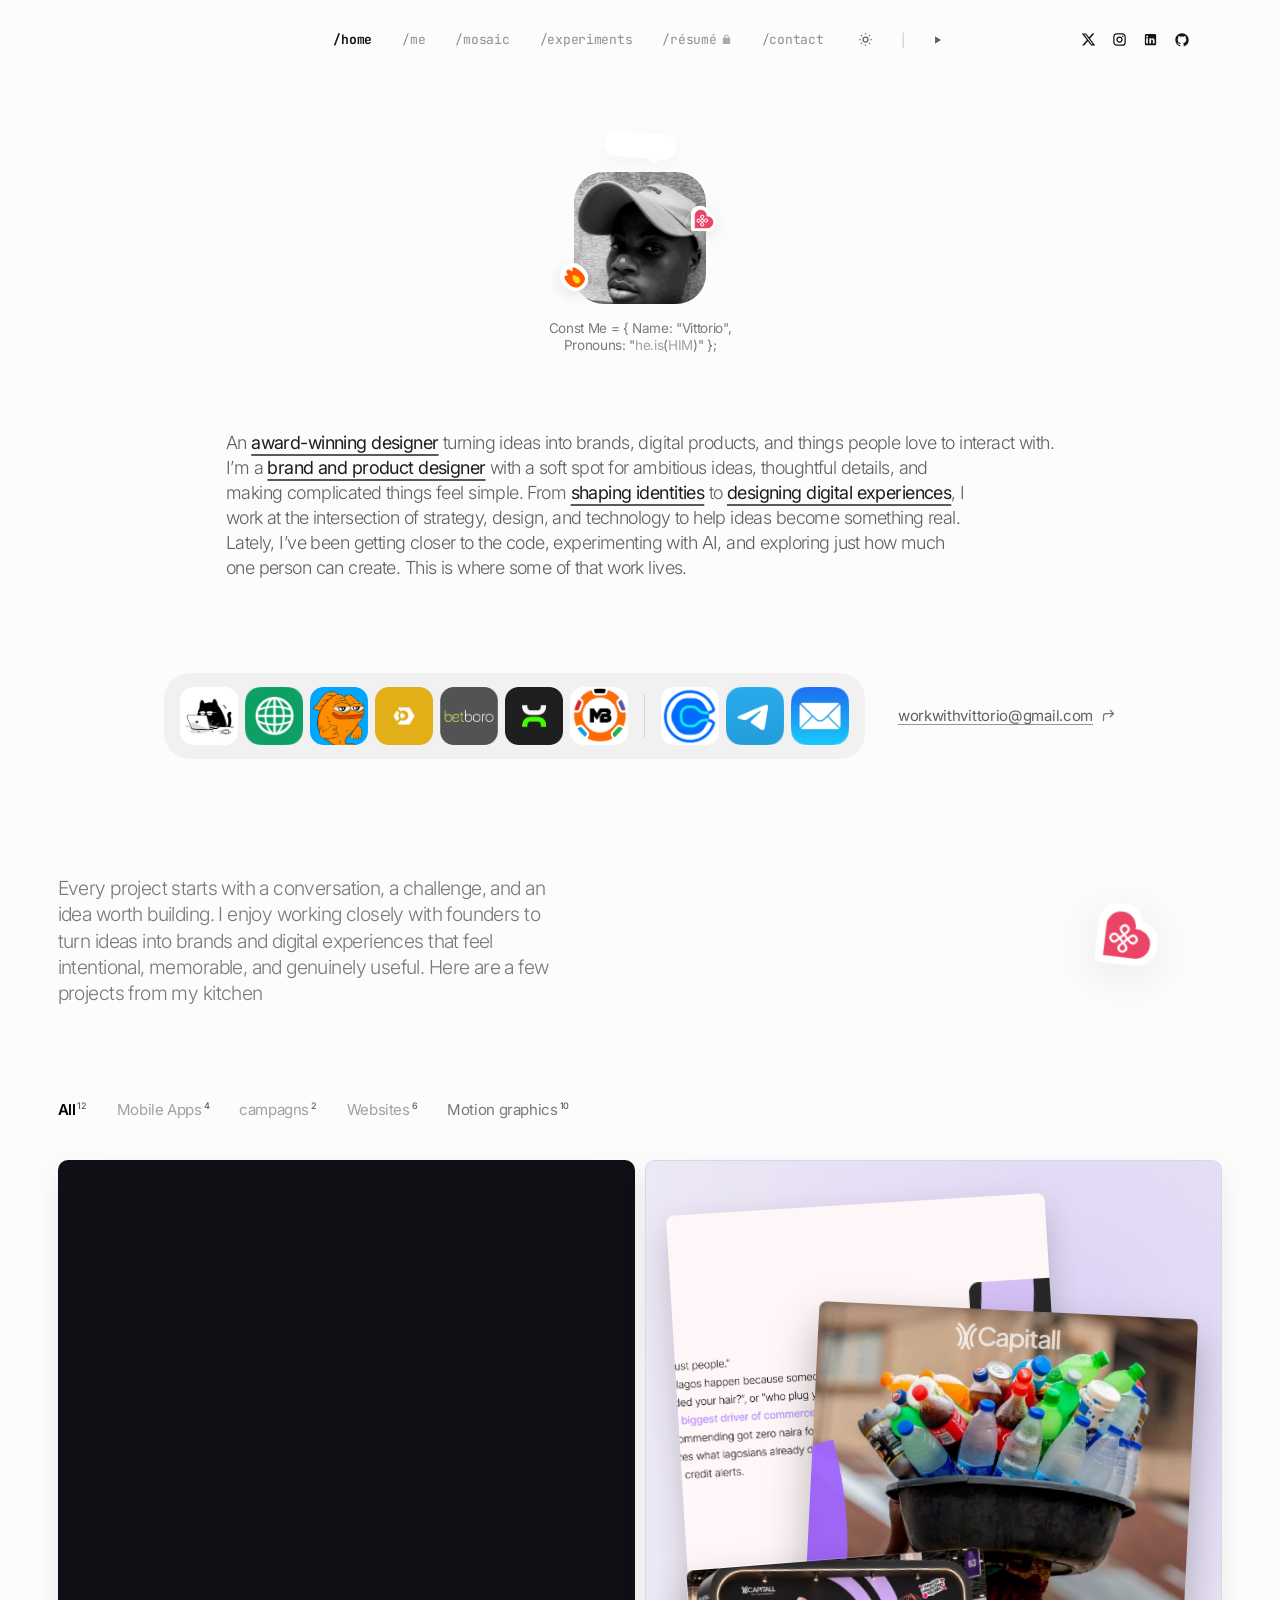
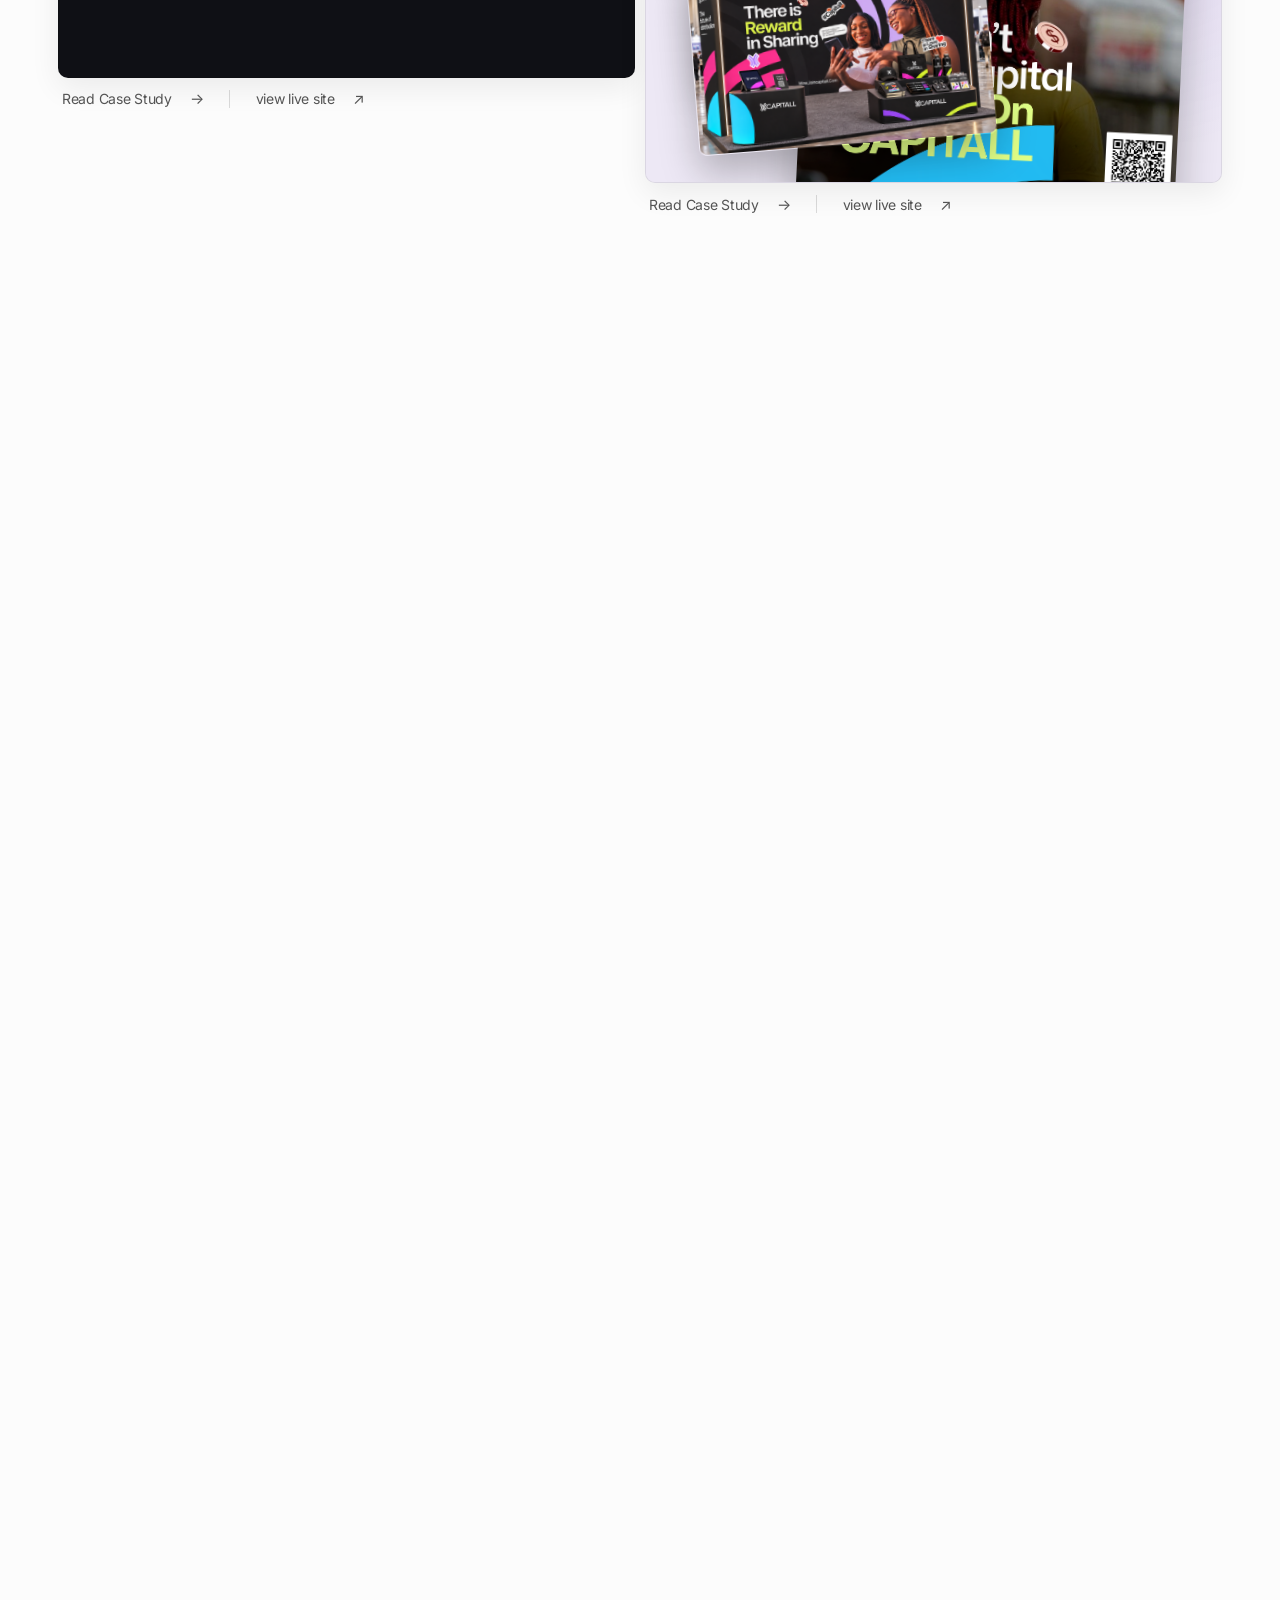
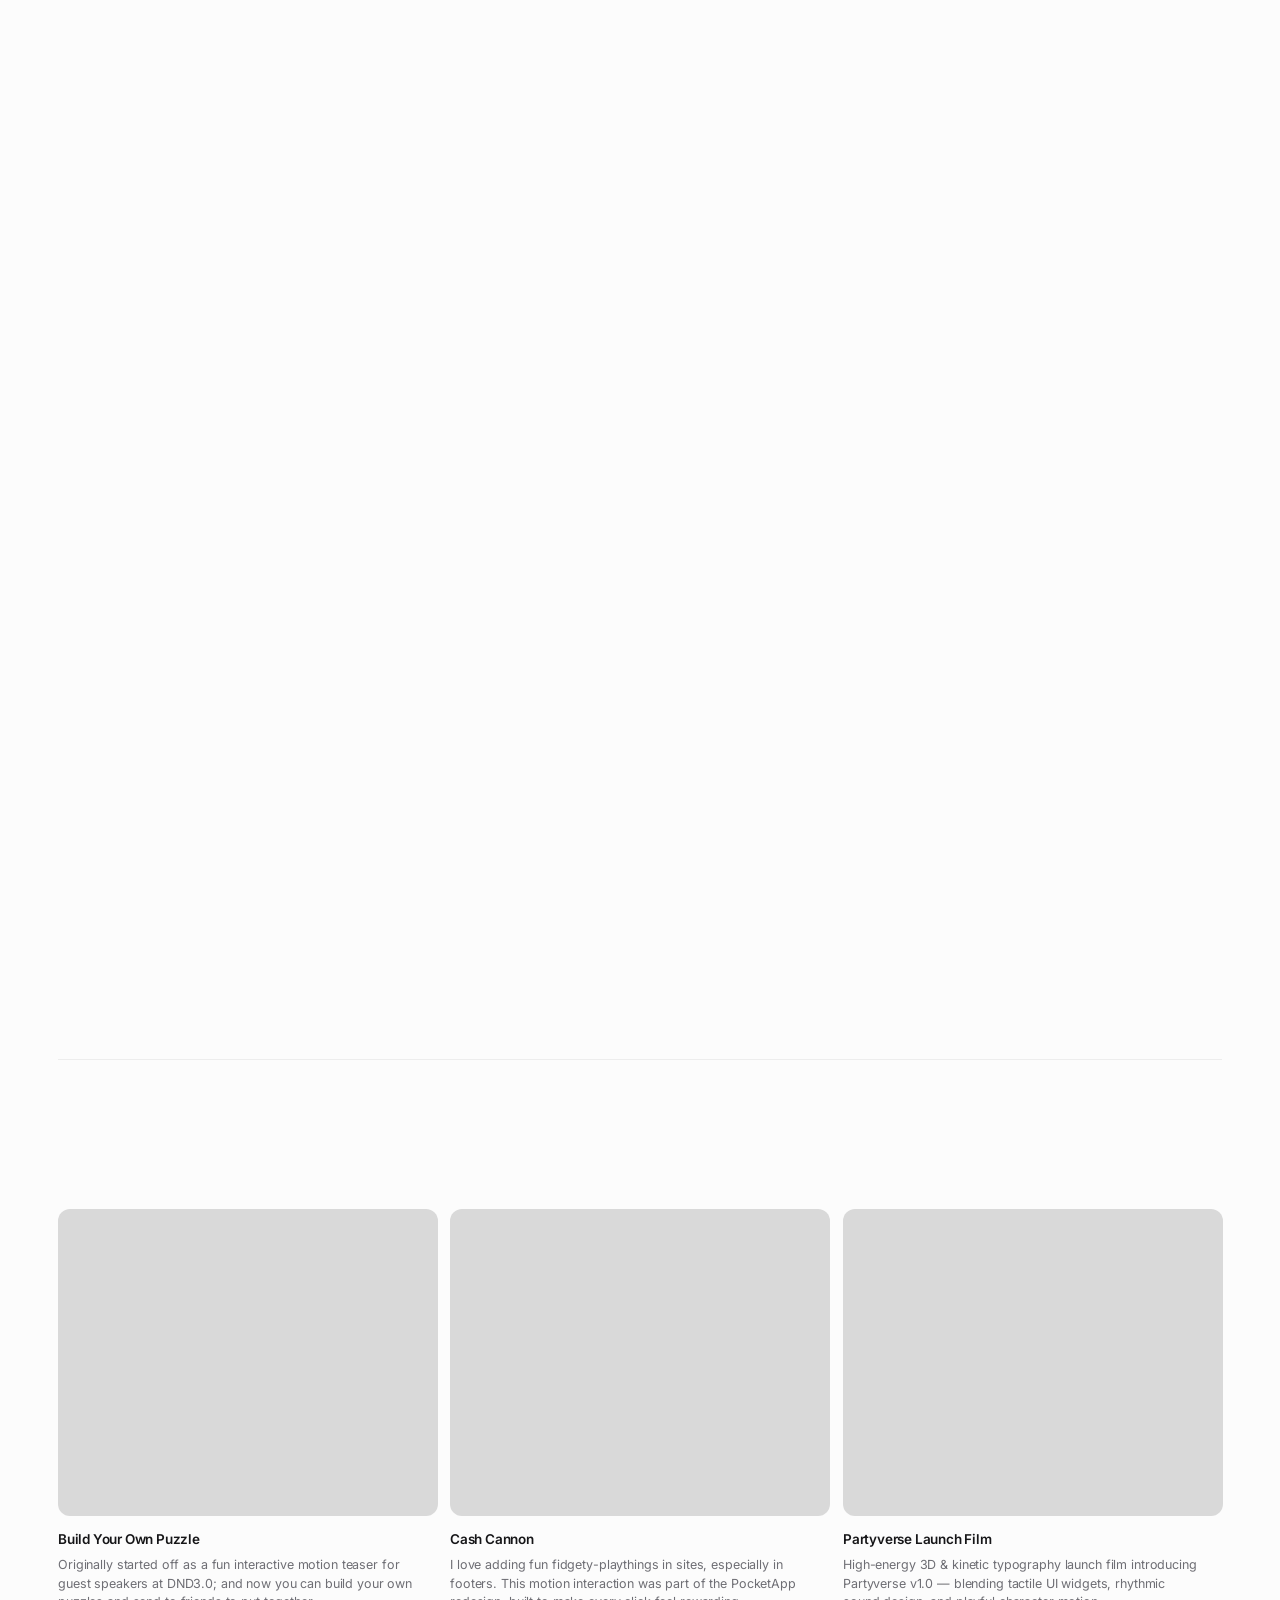
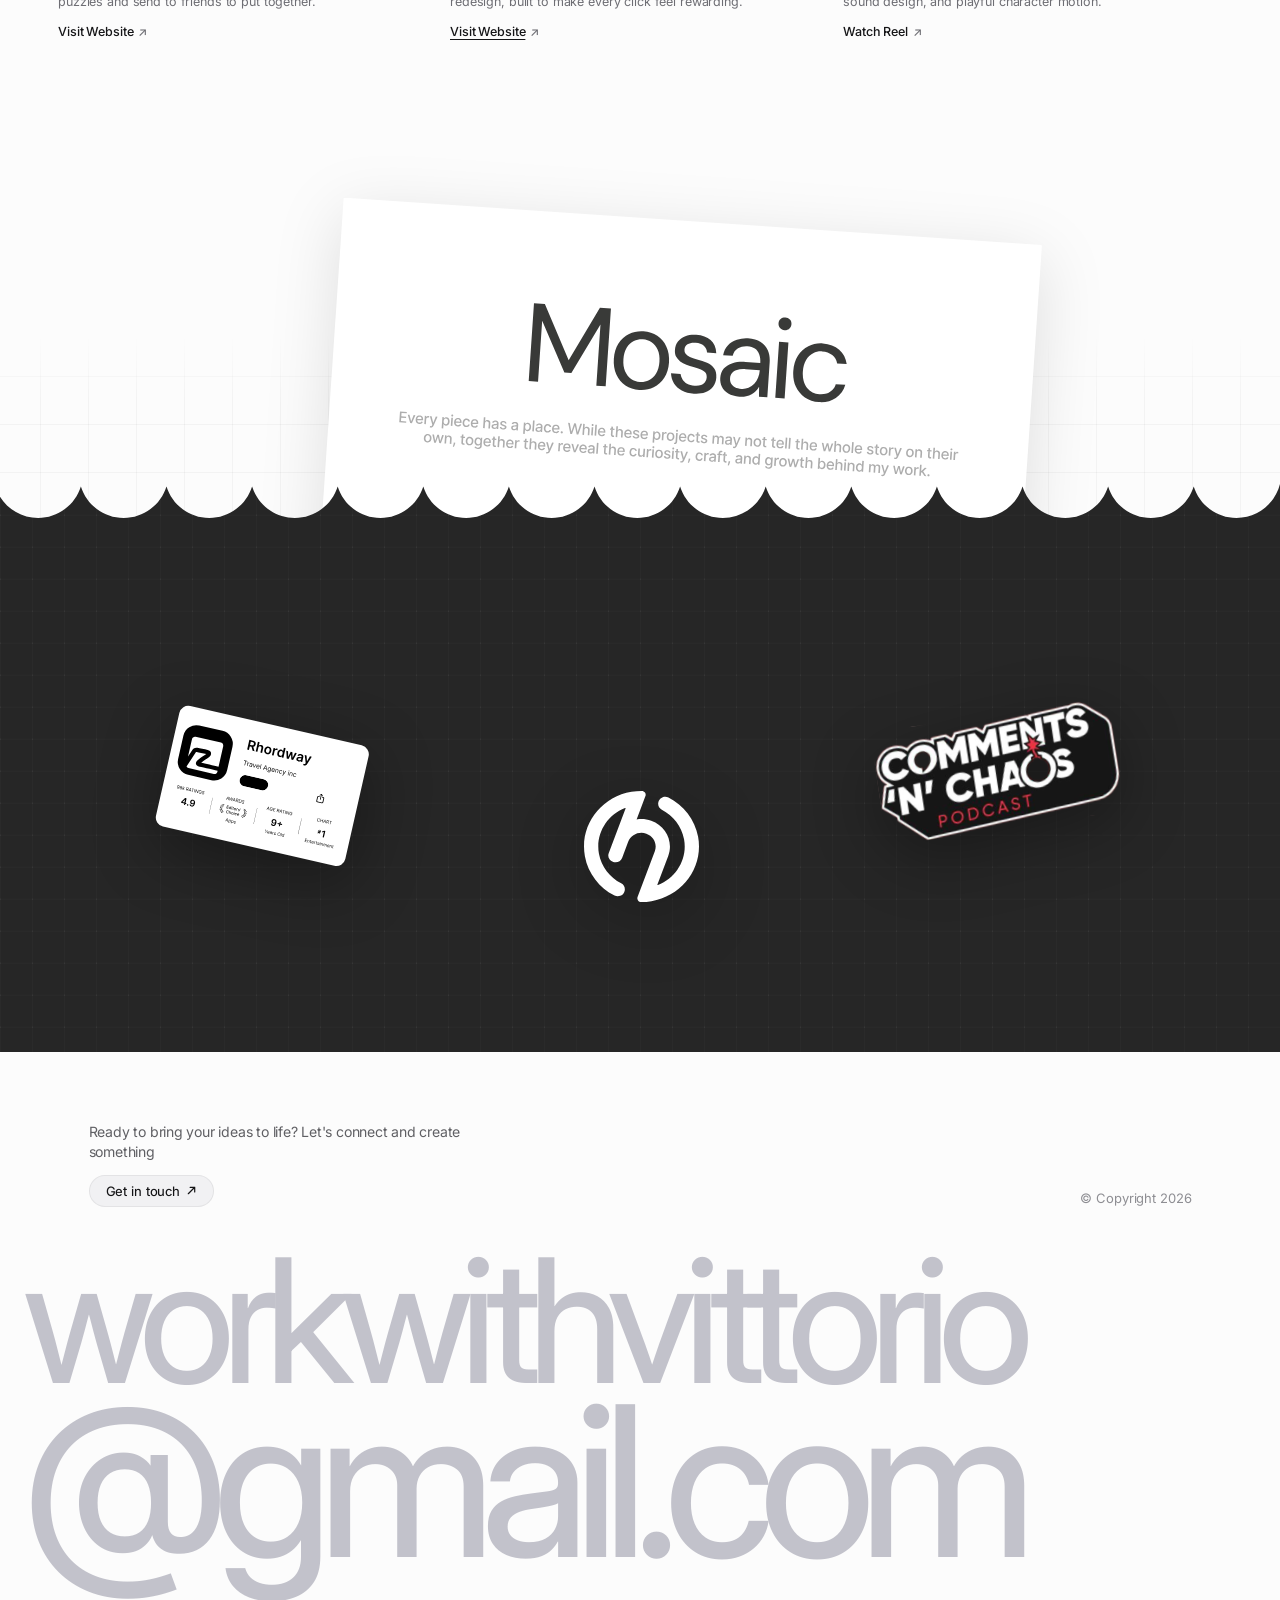
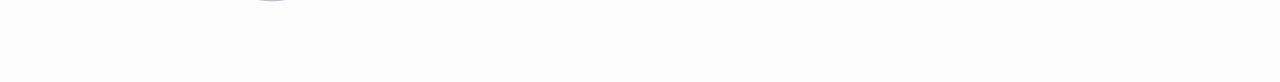
<file: index.html>
<!DOCTYPE html>
<html lang="en">
<head>
  <meta charset="UTF-8">
  <meta name="viewport" content="width=device-width, initial-scale=1.0">
  <title>Vittorio — Brand & Product Designer</title>
  <meta name="description" content="Hi, I’m Vittorio. I turn ideas into brands, digital products, and things people love to interact with.">
  <link rel="icon" type="image/png" href="assets/flame.png">
  <link rel="preconnect" href="https://fonts.googleapis.com">
  <link rel="preconnect" href="https://fonts.gstatic.com" crossorigin>
  <link href="https://fonts.googleapis.com/css2?family=Inter:wght@300;400;500;600;700&family=JetBrains+Mono:wght@400;500;600;700&display=swap" rel="stylesheet">
  <link rel="stylesheet" href="style.css?v=50">
</head>
<body data-theme="light">

  <!-- Main Navigation Header -->
  <header class="site-header">
    <div class="header-container">
      <div class="header-spacer" aria-hidden="true"></div>

      <nav class="nav-links" aria-label="Main Navigation">
        <a href="#home" class="nav-item active" data-nav="home">/home</a>
        <a href="#me" class="nav-item" data-nav="me">/me</a>
        <a href="#mosaic" class="nav-item" data-nav="mosaic">/mosaic</a>
        <a href="#experiments" class="nav-item" data-nav="experiments">/experiments</a>
        <a href="#resume" class="nav-item nav-locked" data-nav="resume" id="nav-resume-btn">
          /résumé <span class="lock-icon" aria-label="locked">
            <svg viewBox="0 0 24 24" width="11" height="11" fill="currentColor">
              <path d="M18 8h-1V6c0-2.76-2.24-5-5-5S7 3.24 7 6v2H6c-1.1 0-2 .9-2 2v10c0 1.1.9 2 2 2h12c1.1 0 2-.9 2-2V10c0-1.1-.9-2-2-2zM9 6c0-1.66 1.34-3 3-3s3 1.34 3 3v2H9V6z"/>
            </svg>
          </span>
        </a>
        <a href="mailto:workwithvittorio@gmail.com" class="nav-item" data-nav="contact">/contact</a>
        
        <!-- Theme & Audio Controls -->
        <button class="icon-btn theme-toggle" id="theme-toggle-btn" aria-label="Toggle Dark/Light Mode" title="Toggle Theme">
          <svg class="sun-icon" viewBox="0 0 24 24" width="15" height="15" fill="none" stroke="currentColor" stroke-width="2">
            <circle cx="12" cy="12" r="4"></circle>
            <line x1="12" y1="2" x2="12" y2="4"></line>
            <line x1="12" y1="20" x2="12" y2="22"></line>
            <line x1="4.93" y1="4.93" x2="6.34" y2="6.34"></line>
            <line x1="17.66" y1="17.66" x2="19.07" y2="19.07"></line>
            <line x1="2" y1="12" x2="4" y2="12"></line>
            <line x1="20" y1="12" x2="22" y2="12"></line>
            <line x1="4.93" y1="19.07" x2="6.34" y2="17.66"></line>
            <line x1="17.66" y1="6.34" x2="19.07" y2="4.93"></line>
          </svg>
          <svg class="moon-icon" viewBox="0 0 24 24" width="15" height="15" fill="none" stroke="currentColor" stroke-width="2">
            <path d="M21 12.79A9 9 0 1 1 11.21 3 7 7 0 0 0 21 12.79z"></path>
          </svg>
        </button>

        <span class="nav-divider" aria-hidden="true">|</span>

        <button class="icon-btn audio-toggle" id="audio-toggle-btn" aria-label="Toggle Ambient Audio" title="Ambient Chill Beats">
          <svg class="play-icon" viewBox="0 0 24 24" width="10" height="10" fill="currentColor">
            <polygon points="5 3 19 12 5 21 5 3"></polygon>
          </svg>
          <svg class="pause-icon" viewBox="0 0 24 24" width="10" height="10" fill="currentColor" style="display:none;">
            <rect x="6" y="4" width="4" height="16"></rect>
            <rect x="14" y="4" width="4" height="16"></rect>
          </svg>
          <span class="audio-soundwave" aria-hidden="true">
            <span></span><span></span><span></span>
          </span>
        </button>
      </nav>

      <!-- Social Links -->
      <div class="social-links">
        <a href="https://x.com" target="_blank" rel="noopener noreferrer" class="social-icon" aria-label="X (Twitter)" title="X (Twitter)">
          <svg viewBox="0 0 24 24" width="15" height="15" fill="currentColor">
            <path d="M18.244 2.25h3.308l-7.227 8.26 8.502 11.24H16.17l-5.214-6.817L4.99 21.75H1.68l7.73-8.835L1.254 2.25H8.08l4.713 6.231zm-1.161 17.52h1.833L7.084 4.126H5.117z"/>
          </svg>
        </a>
        <a href="https://instagram.com" target="_blank" rel="noopener noreferrer" class="social-icon" aria-label="Instagram" title="Instagram">
          <svg viewBox="0 0 24 24" width="15" height="15" fill="currentColor">
            <path d="M7.8 2h8.4C19.4 2 22 4.6 22 7.8v8.4a5.8 5.8 0 0 1-5.8 5.8H7.8C4.6 22 2 19.4 2 16.2V7.8A5.8 5.8 0 0 1 7.8 2m-.2 2A3.6 3.6 0 0 0 4 7.6v8.8C4 18.39 5.61 20 7.6 20h8.8a3.6 3.6 0 0 0 3.6-3.6V7.6C20 5.61 18.39 4 16.4 4H7.6m9.65 1.5a1.25 1.25 0 0 1 1.25 1.25A1.25 1.25 0 0 1 17.25 8 1.25 1.25 0 0 1 16 6.75a1.25 1.25 0 0 1 1.25-1.25M12 7a5 5 0 0 1 5 5 5 5 0 0 1-5 5 5 5 0 0 1-5-5 5 5 0 0 1 5-5m0 2a3 3 0 0 0-3 3 3 3 0 0 0 3 3 3 3 0 0 0 3-3 3 3 0 0 0-3-3z"/>
          </svg>
        </a>
        <a href="https://linkedin.com" target="_blank" rel="noopener noreferrer" class="social-icon" aria-label="LinkedIn" title="LinkedIn">
          <svg viewBox="0 0 24 24" width="15" height="15" fill="currentColor">
            <path d="M19 3a2 2 0 0 1 2 2v14a2 2 0 0 1-2 2H5a2 2 0 0 1-2-2V5a2 2 0 0 1 2-2h14m-.5 15.5v-5.3a3.26 3.26 0 0 0-3.26-3.26c-.85 0-1.84.52-2.28 1.3v-1.11h-2.79v8.37h2.79v-4.93c0-.77.62-1.4 1.39-1.4a1.4 1.4 0 0 1 1.4 1.4v4.93h2.75M6.46 8.76a1.53 1.53 0 1 0-.01-3.05 1.53 1.53 0 0 0 .01 3.05m1.39 9.74v-8.37H5.07v8.37h2.78z"/>
          </svg>
        </a>
        <a href="https://github.com" target="_blank" rel="noopener noreferrer" class="social-icon" aria-label="GitHub" title="GitHub">
          <svg viewBox="0 0 24 24" width="16" height="16" fill="currentColor">
            <path fill-rule="evenodd" clip-rule="evenodd" d="M12 2C6.477 2 2 6.484 2 12.017c0 4.425 2.865 8.18 6.839 9.504.5.092.682-.217.682-.483 0-.237-.008-.868-.013-1.703-2.782.605-3.369-1.343-3.369-1.343-.454-1.158-1.11-1.466-1.11-1.466-.908-.62.069-.608.069-.608 1.003.07 1.53 1.032 1.53 1.032.892 1.53 2.341 1.088 2.91.832.092-.647.35-1.088.636-1.338-2.22-.253-4.555-1.113-4.555-4.951 0-1.093.39-1.988 1.029-2.688-.103-.253-.446-1.272.098-2.65 0 0 .84-.27 2.75 1.026A9.564 9.564 0 0112 6.844c.85.004 1.705.115 2.504.337 1.909-1.296 2.747-1.027 2.747-1.027.546 1.379.202 2.398.1 2.651.64.7 1.028 1.595 1.028 2.688 0 3.848-2.339 4.695-4.566 4.943.359.309.678.92.678 1.855 0 1.338-.012 2.419-.012 2.747 0 .268.18.58.688.482A10.019 10.019 0 0022 12.017C22 6.484 17.522 2 12 2z"/>
          </svg>
        </a>
      </div>
    </div>
  </header>

  <!-- Hero & Body Wrapper (/home view) -->
  <main class="hero-only-wrapper" id="home-view">
    <section class="hero-section" id="home">
      <div class="hero-stage">

        <!-- Avatar Squircle Centerpiece with Pinned Stickers -->
        <div class="avatar-centerpiece">
          <div class="speech-pill" id="speech-pill" role="button" tabindex="0" title="Click me!">
            <span>Hey 👋</span>
          </div>

          <div class="avatar-card-wrapper">
            <div class="avatar-squircle" id="avatar-container">
              <img src="assets/avatar_square.png" alt="Vittorio" class="avatar-image" draggable="false">
            </div>

            <!-- Pinned Heart Sticker (Top Right of Avatar) -->
            <div class="sticker-badge badge-heart" id="sticker-heart" title="Drag me!">
              <img src="assets/heart.png" alt="Heart sticker" draggable="false">
            </div>

            <!-- Pinned Flame Sticker (Bottom Left of Avatar) -->
            <div class="sticker-badge badge-flame" id="sticker-flame" title="Drag me!">
              <img src="assets/flame.png" alt="Flame sticker" draggable="false">
            </div>
          </div>

          <!-- Code Snippet Bio -->
          <div class="code-snippet-bio">
            <div class="code-line">Const Me = { Name: "Vittorio",</div>
            <div class="code-line">Pronouns: "<span class="pronoun-muted">he.is</span>(<span class="pronoun-muted">HIM</span>)" };</div>
          </div>
        </div>

        <!-- Bio Editorial Statement (Exact 6-line arrangement & tracking from design) -->
        <div class="bio-editorial">
          <p class="bio-paragraph">
            <span class="bio-line">An <span class="skill-underline">award-winning designer</span> turning ideas into brands, digital products, and things people love to interact with.</span>
            <span class="bio-line">I’m a <span class="skill-underline">brand and product designer</span> with a soft spot for ambitious ideas, thoughtful details, and</span>
            <span class="bio-line">making complicated things feel simple. From <span class="skill-underline">shaping identities</span> to <span class="skill-underline">designing digital experiences</span>, I</span>
            <span class="bio-line">work at the intersection of strategy, design, and technology to help ideas become something real.</span>
            <span class="bio-line">Lately, I’ve been getting closer to the code, experimenting with AI, and exploring just how much</span>
            <span class="bio-line">one person can create. This is where some of that work lives.</span>
          </p>
        </div>

        <!-- Bottom Dock & Email Bar -->
        <div class="dock-bar-row">
          <div class="mac-dock" id="mac-dock" role="toolbar" aria-label="Quick launch dock">
            <div class="dock-item" data-app="terminal" data-title="Dev Terminal">
              <img src="assets/icons/dock_cat.png" alt="Terminal" class="dock-icon">
              <span class="dock-tooltip">Dev Terminal</span>
            </div>
            <div class="dock-item" data-app="web" data-title="Web Projects">
              <img src="assets/icons/dock_web.png" alt="Web Projects" class="dock-icon">
              <span class="dock-tooltip">Web Projects</span>
            </div>
            <div class="dock-item" data-app="pepe" data-title="Culture & Memes">
              <img src="assets/icons/dock_pepe.png" alt="Culture & Memes" class="dock-icon">
              <span class="dock-tooltip">Culture & Memes</span>
            </div>
            <div class="dock-item" data-app="crypto" data-title="Web3 / Crypto">
              <img src="assets/icons/dock_cube.png" alt="Web3" class="dock-icon">
              <span class="dock-tooltip">Web3 / Crypto</span>
            </div>
            <div class="dock-item" data-app="betboro" data-title="Betboro App">
              <img src="assets/icons/dock_betboro.png" alt="Betboro" class="dock-icon">
              <span class="dock-tooltip">Betboro App</span>
            </div>
            <div class="dock-item" data-app="dex" data-title="DeFi Protocol">
              <img src="assets/icons/dock_dex.png" alt="DeFi Protocol" class="dock-icon">
              <span class="dock-tooltip">DeFi Protocol</span>
            </div>
            <div class="dock-item" data-app="gaming" data-title="Gaming / Casino">
              <img src="assets/icons/dock_mb.png" alt="Gaming" class="dock-icon">
              <span class="dock-tooltip">Gaming / Casino</span>
            </div>

            <div class="dock-separator" aria-hidden="true"></div>

            <div class="dock-item" data-app="cards" data-title="Payday Cards">
              <img src="assets/icons/dock_coin.png" alt="Payday Cards" class="dock-icon">
              <span class="dock-tooltip">Payday Cards</span>
            </div>
            <div class="dock-item" data-app="telegram" data-title="Telegram @0xvitt">
              <img src="assets/icons/dock_telegram.png" alt="Telegram" class="dock-icon">
              <span class="dock-tooltip">Telegram</span>
            </div>
            <div class="dock-item" data-app="email" data-title="Say Hello">
              <img src="assets/icons/dock_mail.png" alt="Send Email" class="dock-icon">
              <span class="dock-tooltip">Say Hello</span>
            </div>
          </div>

          <a href="mailto:workwithvittorio@gmail.com" class="email-cta-link">
            <span class="email-text">workwithvittorio@gmail.com</span>
            <svg class="email-arrow" viewBox="0 0 24 24" width="15" height="15" fill="none" stroke="currentColor" stroke-width="2" stroke-linecap="round" stroke-linejoin="round">
              <path d="M15 14l5-5-5-5"/>
              <path d="M4 20v-7a4 4 0 0 1 4-4h12"/>
            </svg>
          </a>
        </div>

      </div>
    </section>

    <!-- Exact Body Section from BODY.png -->
    <section class="portfolio-body-section" id="works">
      <div class="body-inner-featured">

        <!-- Intro Paragraph + Right Heart Sticker -->
        <div class="body-intro-row">
          <p class="body-intro-text">
            <span class="body-intro-line">Every project starts with a conversation, a challenge, and an</span>
            <span class="body-intro-line">idea worth building. I enjoy working closely with founders to</span>
            <span class="body-intro-line">turn ideas into brands and digital experiences that feel</span>
            <span class="body-intro-line">intentional, memorable, and genuinely useful. Here are a few</span>
            <span class="body-intro-line">projects from my kitchen</span>
          </p>

          <div class="body-heart-sticker" aria-hidden="true">
            <img src="assets/heart.png" alt="" draggable="false">
          </div>
        </div>

        <!-- Category Filter Row -->
        <div class="body-filter-tabs" role="tablist" aria-label="Project categories">
          <span class="filter-tab active">All<sup>12</sup></span>
          <span class="filter-tab">Mobile Apps<sup>4</sup></span>
          <span class="filter-tab">campagns<sup>2</sup></span>
          <span class="filter-tab">Websites<sup>6</sup></span>
          <span class="filter-tab filter-tab-motion">Motion graphics<sup>10</sup></span>
        </div>

        <!-- Featured 2-Column Staggered Cards (6 Big Cards: 3 Left, 3 Right) -->
        <div class="featured-staggered-grid">
          <!-- Left Column (3 Cards) -->
          <div class="featured-col featured-col-left">
            <!-- Card 1: Top-Left (Capitall Project Showcase - Video Thumbnail) -->
            <div class="featured-item featured-tl">
              <a href="capitall.html" class="featured-rect rect-tl capitall-thumb-card" aria-label="Open Capitall case study">
                <video class="capitall-thumb-video" autoplay muted loop playsinline preload="auto">
                  <source src="assets/projects/capitall/thumbnail.mp4" type="video/mp4">
                </video>
              </a>
              <div class="featured-links links-tl">
                <a href="capitall.html" class="featured-link">
                  <span>Read Case Study</span>
                  <span class="featured-arrow">→</span>
                </a>
                <span class="featured-divider" aria-hidden="true"></span>
                <a href="https://capitall-three.vercel.app" target="_blank" rel="noopener noreferrer" class="featured-link">
                  <span>view live site</span>
                  <span class="featured-arrow">↗</span>
                </a>
              </div>
            </div>

            <!-- Card 2: Middle-Left (#D9D9D9, 775x837) -->
            <div class="featured-item featured-bl">
              <div class="featured-rect rect-bl">
                <span class="rect-bl-number">1</span>
              </div>
              <div class="featured-links links-bl">
                <a href="#case-study" class="featured-link">
                  <span>Read Case Study</span>
                  <span class="featured-arrow">→</span>
                </a>
                <span class="featured-divider" aria-hidden="true"></span>
                <a href="#live-site" class="featured-link">
                  <span>view live site</span>
                  <span class="featured-arrow">→</span>
                </a>
              </div>
            </div>

            <!-- Card 3: Bottom-Left (#C4C4C4, 748x671) -->
            <div class="featured-item featured-b2l">
              <div class="featured-rect rect-b2l"></div>
              <div class="featured-links links-b2l">
                <a href="#case-study" class="featured-link">
                  <span>Read Case Study</span>
                  <span class="featured-arrow">→</span>
                </a>
                <span class="featured-divider" aria-hidden="true"></span>
                <a href="#live-site" class="featured-link">
                  <span>view live site</span>
                  <span class="featured-arrow">→</span>
                </a>
              </div>
            </div>
          </div>

          <!-- Right Column (3 Cards) -->
          <div class="featured-col featured-col-right">
            <!-- Card 4: Top-Right (Capitall Campaign & Touchpoint Collage) -->
            <div class="featured-item featured-tr">
              <a href="capitall.html" class="featured-rect rect-tr capitall-collage-card" aria-label="Open Capitall case study - Brand Campaign & Touchpoints Collage">
                <div class="capitall-collage-stage">
                  <!-- Layer 1: Rewards Poster (Back Left Layer) -->
                  <div class="collage-layer layer-rewards">
                    <img src="assets/projects/capitall/rewards.png" alt="Capitall There Is Reward in Sharing campaign visual" loading="lazy" draggable="false">
                  </div>
                  <!-- Layer 2: Hawker Street Poster (Center Right Layer) -->
                  <div class="collage-layer layer-hawker">
                    <img src="assets/projects/capitall/poster-hawker.png" alt="You Don't Need Capital To Earn On CAPITALL poster" loading="lazy" draggable="false">
                  </div>
                  <!-- Layer 3: Experiential Pop-up Booth (Bottom Left Accent) -->
                  <div class="collage-layer layer-accent">
                    <img src="assets/projects/capitall/booth.png" alt="Capitall interactive sharing mural and trade booth" loading="lazy" draggable="false">
                  </div>
                </div>
              </a>
              <div class="featured-links links-tr">
                <a href="capitall.html" class="featured-link">
                  <span>Read Case Study</span>
                  <span class="featured-arrow">→</span>
                </a>
                <span class="featured-divider" aria-hidden="true"></span>
                <a href="https://capitall-three.vercel.app" target="_blank" rel="noopener noreferrer" class="featured-link">
                  <span>view live site</span>
                  <span class="featured-arrow">↗</span>
                </a>
              </div>
            </div>

            <!-- Card 5: Middle-Right (#D9D9D9, 748x671) -->
            <div class="featured-item featured-br">
              <div class="featured-rect rect-br"></div>
              <div class="featured-links links-br">
                <a href="#case-study" class="featured-link">
                  <span>Read Case Study</span>
                  <span class="featured-arrow">→</span>
                </a>
                <span class="featured-divider" aria-hidden="true"></span>
                <a href="#live-site" class="featured-link">
                  <span>view live site</span>
                  <span class="featured-arrow">→</span>
                </a>
              </div>
            </div>

            <!-- Card 6: Bottom-Right (#C4C4C4, 775x837) -->
            <div class="featured-item featured-b2r">
              <div class="featured-rect rect-b2r"></div>
              <div class="featured-links links-b2r">
                <a href="#case-study" class="featured-link">
                  <span>Read Case Study</span>
                  <span class="featured-arrow">→</span>
                </a>
                <span class="featured-divider" aria-hidden="true"></span>
                <a href="#live-site" class="featured-link">
                  <span>view live site</span>
                  <span class="featured-arrow">→</span>
                </a>
              </div>
            </div>
          </div>
        </div>

      </div>

      <!-- Two Identical 3-Column Project Grid Rows -->
      <div class="body-inner-grid">
        <!-- Row 1 -->
        <div class="project-three-grid">
          <!-- Column 1: alexiia -->
          <article class="grid-project-card">
            <div class="grid-project-thumb"></div>
            <div class="grid-project-head">
              <h3 class="grid-project-title">alexiia</h3>
              <span class="grid-project-year">2025</span>
            </div>
            <p class="grid-project-desc">
              <span class="desc-line">Designed Partyverse’s v1.0: a warm, widget-based</span>
              <span class="desc-line">event</span>
              <span class="desc-line">app that makes anyone feel like a planner. People</span>
              <span class="desc-line">literally started hosting events just to use it.</span>
            </p>
            <div class="grid-project-links">
              <a href="#case-study" class="grid-link grid-link-active">
                <span>Read Case Study</span>
                <span class="grid-arrow">→</span>
              </a>
            </div>
          </article>

          <!-- Column 2: Payday Cards -->
          <article class="grid-project-card">
            <div class="grid-project-thumb thumb-col2"></div>
            <div class="grid-project-head head-col2">
              <h3 class="grid-project-title">Payday Cards</h3>
              <span class="grid-project-year">2023</span>
            </div>
            <p class="grid-project-desc desc-col2">
              <span class="desc-line">Reimagined Payday’s Cards page from scratch,</span>
              <span class="desc-line">translating their high-energy marketing into a web</span>
              <span class="desc-line">experience that finally matched the brand.</span>
            </p>
            <div class="grid-project-links">
              <span class="grid-link grid-link-locked">
                <svg class="grid-lock-icon" viewBox="0 0 24 24" width="12" height="12" fill="currentColor">
                  <path d="M18 8h-1V6c0-2.76-2.24-5-5-5S7 3.24 7 6v2H6c-1.1 0-2 .9-2 2v10c0 1.1.9 2 2 2h12c1.1 0 2-.9 2-2V10c0-1.1-.9-2-2-2zM9 6c0-1.66 1.34-3 3-3s3 1.34 3 3v2H9V6z"/>
                </svg>
                <span>Read Case Study</span>
              </span>
              <span class="grid-link-sep" aria-hidden="true"></span>
              <a href="#live-site" class="grid-link grid-link-live">
                <span>View Live Site</span>
                <span class="grid-arrow-ne">↗</span>
              </a>
            </div>
          </article>

          <!-- Column 3: Peer Virtual Cards -->
          <article class="grid-project-card">
            <div class="grid-project-thumb thumb-col3"></div>
            <div class="grid-project-head head-col3">
              <h3 class="grid-project-title">Peer Virtual Cards</h3>
              <span class="grid-project-year">2025</span>
            </div>
            <p class="grid-project-desc">
              <span class="desc-line">Introduced a new look to Peer’s ‘Virtual Cards’</span>
              <span class="desc-line">interface,</span>
              <span class="desc-line">designed to be more vibrant and built around how</span>
              <span class="desc-line">users</span>
              <span class="desc-line">actually spend everyday.</span>
            </p>
            <div class="grid-project-links">
              <span class="grid-link grid-link-locked">
                <svg class="grid-lock-icon" viewBox="0 0 24 24" width="12" height="12" fill="currentColor">
                  <path d="M18 8h-1V6c0-2.76-2.24-5-5-5S7 3.24 7 6v2H6c-1.1 0-2 .9-2 2v10c0 1.1.9 2 2 2h12c1.1 0 2-.9 2-2V10c0-1.1-.9-2-2-2zM9 6c0-1.66 1.34-3 3-3s3 1.34 3 3v2H9V6z"/>
                </svg>
                <span>Read Case Study</span>
              </span>
            </div>
          </article>
        </div>

        <!-- Row 2 (Exact Duplicate as in BODY.png) -->
        <div class="project-three-grid project-three-grid-row2">
          <!-- Column 1: alexiia -->
          <article class="grid-project-card">
            <div class="grid-project-thumb"></div>
            <div class="grid-project-head">
              <h3 class="grid-project-title">alexiia</h3>
              <span class="grid-project-year">2025</span>
            </div>
            <p class="grid-project-desc">
              <span class="desc-line">Designed Partyverse’s v1.0: a warm, widget-based</span>
              <span class="desc-line">event</span>
              <span class="desc-line">app that makes anyone feel like a planner. People</span>
              <span class="desc-line">literally started hosting events just to use it.</span>
            </p>
            <div class="grid-project-links">
              <a href="#case-study" class="grid-link grid-link-active">
                <span>Read Case Study</span>
                <span class="grid-arrow">→</span>
              </a>
            </div>
          </article>

          <!-- Column 2: Payday Cards -->
          <article class="grid-project-card">
            <div class="grid-project-thumb thumb-col2"></div>
            <div class="grid-project-head head-col2">
              <h3 class="grid-project-title">Payday Cards</h3>
              <span class="grid-project-year">2023</span>
            </div>
            <p class="grid-project-desc desc-col2">
              <span class="desc-line">Reimagined Payday’s Cards page from scratch,</span>
              <span class="desc-line">translating their high-energy marketing into a web</span>
              <span class="desc-line">experience that finally matched the brand.</span>
            </p>
            <div class="grid-project-links">
              <span class="grid-link grid-link-locked">
                <svg class="grid-lock-icon" viewBox="0 0 24 24" width="12" height="12" fill="currentColor">
                  <path d="M18 8h-1V6c0-2.76-2.24-5-5-5S7 3.24 7 6v2H6c-1.1 0-2 .9-2 2v10c0 1.1.9 2 2 2h12c1.1 0 2-.9 2-2V10c0-1.1-.9-2-2-2zM9 6c0-1.66 1.34-3 3-3s3 1.34 3 3v2H9V6z"/>
                </svg>
                <span>Read Case Study</span>
              </span>
              <span class="grid-link-sep" aria-hidden="true"></span>
              <a href="#live-site" class="grid-link grid-link-live">
                <span>View Live Site</span>
                <span class="grid-arrow-ne">↗</span>
              </a>
            </div>
          </article>

          <!-- Column 3: Peer Virtual Cards -->
          <article class="grid-project-card">
            <div class="grid-project-thumb thumb-col3"></div>
            <div class="grid-project-head head-col3">
              <h3 class="grid-project-title">Peer Virtual Cards</h3>
              <span class="grid-project-year">2025</span>
            </div>
            <p class="grid-project-desc">
              <span class="desc-line">Introduced a new look to Peer’s ‘Virtual Cards’</span>
              <span class="desc-line">interface,</span>
              <span class="desc-line">designed to be more vibrant and built around how</span>
              <span class="desc-line">users</span>
              <span class="desc-line">actually spend everyday.</span>
            </p>
            <div class="grid-project-links">
              <span class="grid-link grid-link-locked">
                <svg class="grid-lock-icon" viewBox="0 0 24 24" width="12" height="12" fill="currentColor">
                  <path d="M18 8h-1V6c0-2.76-2.24-5-5-5S7 3.24 7 6v2H6c-1.1 0-2 .9-2 2v10c0 1.1.9 2 2 2h12c1.1 0 2-.9 2-2V10c0-1.1-.9-2-2-2zM9 6c0-1.66 1.34-3 3-3s3 1.34 3 3v2H9V6z"/>
                </svg>
                <span>Read Case Study</span>
              </span>
            </div>
          </article>
        </div>
      </div>

      <!-- 5. Video Projects Section (Matching Playground / Motion Reference Layout) -->
      <div class="body-inner-videos" id="video-projects">
        <div class="video-section-header">
          <div class="video-section-badge">
            <span class="video-badge-dot" aria-hidden="true"></span>
            <h2 class="video-section-title">Video Projects</h2>
          </div>
          <p class="video-section-subtitle">
            A home for my motion reels, product launch films, tiny prototypes, and the occasional “I wonder if I can animate that.”
          </p>
        </div>

        <div class="video-projects-grid">
          <!-- Video Project 1 -->
          <article class="video-project-card">
            <div class="video-project-stage">
              <video class="video-project-el" autoplay loop muted playsinline preload="metadata"></video>
            </div>

            <h3 class="video-project-name">Build Your Own Puzzle</h3>
            <p class="video-project-desc">
              Originally started off as a fun interactive motion teaser for guest speakers at DND3.0; and now you can build your own puzzles and send to friends to put together.
            </p>
            <a href="#watch-byop" class="video-project-link">
              <span>Visit Website</span>
              <span class="video-link-arrow">↗</span>
            </a>
          </article>

          <!-- Video Project 2 -->
          <article class="video-project-card">
            <div class="video-project-stage">
              <video class="video-project-el" autoplay loop muted playsinline preload="metadata"></video>
            </div>

            <h3 class="video-project-name">Cash Cannon</h3>
            <p class="video-project-desc">
              I love adding fun fidgety-playthings in sites, especially in footers. This motion interaction was part of the PocketApp redesign, built to make every click feel rewarding.
            </p>
            <a href="#watch-cannon" class="video-project-link underline-active">
              <span>Visit Website</span>
              <span class="video-link-arrow">↗</span>
            </a>
          </article>

          <!-- Video Project 3 -->
          <article class="video-project-card">
            <div class="video-project-stage">
              <video class="video-project-el" autoplay loop muted playsinline preload="metadata"></video>
            </div>

            <h3 class="video-project-name">Partyverse Launch Film</h3>
            <p class="video-project-desc">
              High-energy 3D &amp; kinetic typography launch film introducing Partyverse v1.0 — blending tactile UI widgets, rhythmic sound design, and playful character motion.
            </p>
            <a href="#watch-partyverse" class="video-project-link">
              <span>Watch Reel</span>
              <span class="video-link-arrow">↗</span>
            </a>
          </article>
        </div>
      </div>
    </section>

    <!-- Mosaic Section — Envelope (click the letter: it pops and the pieces burst out) -->
    <section class="mosaic-section" id="mosaic" aria-label="Mosaic">
      <div class="mosaic-canvas" id="mosaic-envelope">
        <img src="assets/mosaic/envelope-front.svg" alt="" class="mosaic-layer mosaic-env-front" draggable="false">

        <div class="mosaic-layer mosaic-letter">
          <img src="assets/mosaic/letter.svg?v=2" alt="Mosaic — Every piece has a place. While these projects may not tell the whole story on their own, together they reveal the curiosity, craft, and growth behind my work." draggable="false">
        </div>

        <div class="mosaic-piece mosaic-piece-app">
          <img src="Frame%20427321699.svg" alt="Rhordway — Travel Agency app store card" draggable="false">
        </div>

        <div class="mosaic-piece mosaic-piece-mark">
          <img src="Vector.svg" alt="Brand mark" draggable="false">
        </div>

        <div class="mosaic-piece mosaic-piece-sticker">
          <img src="image%202105.svg" alt="Comments 'N' Chaos Podcast sticker" draggable="false">
        </div>
      </div>
    </section>

    <!-- Editorial Footer Section -->
    <footer class="site-home-footer" id="site-footer" aria-label="Site Footer">
      <div class="home-footer-inner">
        <!-- Integrated UI Bar: Reduced CTA + Action + Copyright -->
        <div class="home-footer-ui-bar">
          <div class="home-footer-cta">
            <p class="home-footer-heading">
              Ready to bring your ideas to life? Let's connect and create something
            </p>
            <a href="mailto:workwithvittorio@gmail.com" class="home-footer-btn" aria-label="Get in touch via email">
              <span>Get in touch</span>
              <svg width="11" height="11" viewBox="0 0 12 12" fill="none" aria-hidden="true">
                <path d="M2.5 9.5L9.5 2.5M9.5 2.5H4.5M9.5 2.5V7.5" stroke="currentColor" stroke-width="1.3" stroke-linecap="round" stroke-linejoin="round"/>
              </svg>
            </a>
          </div>

          <p class="home-footer-copyright">© Copyright 2026</p>
        </div>
      </div>

      <!-- Massive 2-Line Display Email (aligned @ with w, and .com with o) -->
      <a href="mailto:workwithvittorio@gmail.com" class="home-footer-email-massive" aria-label="workwithvittorio@gmail.com">
        <span class="home-footer-email-line home-footer-line-1">workwithvittorio</span>
        <span class="home-footer-email-line home-footer-line-2">@gmail.com</span>
      </a>
    </footer>
  </main>

  <!-- /me Section View (Editorial Reading-Paced Typing UI) -->
  <section class="me-view-section" id="me-view" aria-hidden="true">
    <!-- Centered Editorial Typing Column -->
    <div class="me-editorial-column">
      <div class="me-typing-container" id="me-typing-container"></div>

      <!-- Footer Connect Links -->
      <div class="me-connect-links" id="me-connect-links">
        <a href="https://t.me" target="_blank" rel="noopener noreferrer" class="me-social-link">
          <svg viewBox="0 0 24 24" width="13" height="13" fill="currentColor">
            <path d="M21.9 4.4c.2-.8-.5-1.4-1.2-1.1L2.6 10.3c-.8.3-.8 1.4.1 1.7l4.6 1.5 1.8 5.5c.2.7 1.1.9 1.6.4l2.6-2.6 4.6 3.4c.7.5 1.6.1 1.8-.7l2.2-15.1zM8.3 13.1l9.2-5.7c.2-.1.4.1.2.3l-7.6 6.9-.3 3.2-1.5-4.7z"/>
          </svg>
          <span>Telegram</span>
        </a>
        <a href="https://linkedin.com" target="_blank" rel="noopener noreferrer" class="me-social-link">
          <svg viewBox="0 0 24 24" width="13" height="13" fill="currentColor">
            <path d="M19 3a2 2 0 0 1 2 2v14a2 2 0 0 1-2 2H5a2 2 0 0 1-2-2V5a2 2 0 0 1 2-2h14m-.5 15.5v-5.3a3.26 3.26 0 0 0-3.26-3.26c-.85 0-1.84.52-2.28 1.3v-1.11h-2.79v8.37h2.79v-4.93c0-.77.62-1.4 1.39-1.4a1.4 1.4 0 0 1 1.4 1.4v4.93h2.75M6.46 8.76a1.53 1.53 0 1 0-.01-3.05 1.53 1.53 0 0 0 .01 3.05m1.39 9.74v-8.37H5.07v8.37h2.78z"/>
          </svg>
          <span>LinkedIn</span>
        </a>
        <a href="mailto:workwithvittorio@gmail.com" class="me-social-link">
          <svg viewBox="0 0 24 24" width="13" height="13" fill="none" stroke="currentColor" stroke-width="1.9" stroke-linecap="round" stroke-linejoin="round">
            <rect x="2" y="4" width="20" height="16" rx="2"></rect>
            <path d="m22 7-8.97 5.7a1.94 1.94 0 0 1-2.06 0L2 7"></path>
          </svg>
          <span>Email</span>
        </a>
      </div>
    </div>

    <!-- Staggered Overlapping Full-Screen Moving Slideshow Gallery Section -->
    <div class="me-gallery-section" id="me-gallery-section" aria-hidden="true">
      <div class="me-slideshow-track" id="me-slideshow-track">
        <div class="me-collage-stage" id="me-collage-stage" aria-label="Pictures and video slideshow gallery">
          <!-- Card 1: Far-Left Upper -->
          <article class="me-collage-card card-slot-1" data-slot="0">
            <div class="me-card-media-wrap">
              <img src="assets/gallery/card_1.png" alt="IMG_0104.jpeg" class="me-card-img active-slide" draggable="false">
              <img src="assets/avatar.png" alt="IMG_2137.jpeg" class="me-card-img" draggable="false">
            </div>
            <span class="me-card-caption">IMG_0104.jpeg</span>
          </article>

          <!-- Card 2: Far-Left Lower -->
          <article class="me-collage-card card-slot-2" data-slot="1">
            <div class="me-card-media-wrap">
              <img src="assets/gallery/card_2.png" alt="IMG_0118.jpeg" class="me-card-img active-slide" draggable="false">
              <img src="assets/gallery/card_6.png" alt="IMG_0241.jpeg" class="me-card-img" draggable="false">
            </div>
            <span class="me-card-caption">IMG_0118.jpeg</span>
          </article>

          <!-- Card 3: Left-Center Foreground Portrait -->
          <article class="me-collage-card card-slot-3 is-video-card" data-slot="2">
            <div class="me-card-media-wrap">
              <img src="assets/gallery/card_3.png" alt="IMG_0142.jpeg" class="me-card-img active-slide" draggable="false">
              <img src="assets/avatar.png" alt="IMG_2137.jpeg" class="me-card-img" draggable="false">
            </div>
            <span class="me-card-caption">IMG_0142.jpeg</span>
          </article>

          <!-- Card 4: Left-Center Tall Architecture -->
          <article class="me-collage-card card-slot-4" data-slot="3">
            <div class="me-card-media-wrap">
              <img src="assets/gallery/card_4.png" alt="IMG_0189.jpeg" class="me-card-img active-slide" draggable="false">
              <img src="assets/dp.png" alt="IMG_2045.jpeg" class="me-card-img" draggable="false">
            </div>
            <span class="me-card-caption">IMG_0189.jpeg</span>
          </article>

          <!-- Card 5: Center Upper Editorial -->
          <article class="me-collage-card card-slot-5" data-slot="4">
            <div class="me-card-media-wrap">
              <img src="assets/gallery/card_5.png" alt="IMG_0215.jpeg" class="me-card-img active-slide" draggable="false">
              <img src="assets/avatar_square.png" alt="IMG_2138.jpeg" class="me-card-img" draggable="false">
            </div>
            <span class="me-card-caption">IMG_0215.jpeg</span>
          </article>

          <!-- Card 6: Center Lower Motion Clip -->
          <article class="me-collage-card card-slot-6 is-video-card" data-slot="5">
            <div class="me-card-media-wrap">
              <img src="assets/gallery/card_6.png" alt="IMG_0241.jpeg" class="me-card-img active-slide" draggable="false">
              <img src="assets/gallery/card_11.png" alt="IMG_0392.jpeg" class="me-card-img" draggable="false">
            </div>
            <span class="me-card-caption">IMG_0241.jpeg</span>
          </article>

          <!-- Card 7: Center-Right Midground -->
          <article class="me-collage-card card-slot-7" data-slot="6">
            <div class="me-card-media-wrap">
              <img src="assets/gallery/card_7.png" alt="IMG_0276.jpeg" class="me-card-img active-slide" draggable="false">
              <img src="assets/gallery/card_1.png" alt="IMG_0104.jpeg" class="me-card-img" draggable="false">
            </div>
            <span class="me-card-caption">IMG_0276.jpeg</span>
          </article>

          <!-- Card 8: Right-Center Lower Desk & Code -->
          <article class="me-collage-card card-slot-8" data-slot="7">
            <div class="me-card-media-wrap">
              <img src="assets/gallery/card_8.png" alt="IMG_0310.jpeg" class="me-card-img active-slide" draggable="false">
              <img src="assets/avatar_square.png" alt="IMG_2138.jpeg" class="me-card-img" draggable="false">
            </div>
            <span class="me-card-caption">IMG_0310.jpeg</span>
          </article>

          <!-- Card 9: Right-Center Tall Hero Foreground -->
          <article class="me-collage-card card-slot-9 is-video-card" data-slot="8">
            <div class="me-card-media-wrap">
              <img src="assets/gallery/card_9.png" alt="IMG_0348.jpeg" class="me-card-img active-slide" draggable="false">
              <img src="assets/dp.png" alt="IMG_2045.jpeg" class="me-card-img" draggable="false">
            </div>
            <span class="me-card-caption">IMG_0348.jpeg</span>
          </article>

          <!-- Card 10: Far-Right Lower Foreground -->
          <article class="me-collage-card card-slot-10" data-slot="9">
            <div class="me-card-media-wrap">
              <img src="assets/gallery/card_10.png" alt="IMG_0374.jpeg" class="me-card-img active-slide" draggable="false">
              <img src="assets/gallery/card_5.png" alt="IMG_0215.jpeg" class="me-card-img" draggable="false">
            </div>
            <span class="me-card-caption">IMG_0374.jpeg</span>
          </article>

          <!-- Card 11: Far-Right Upper Background -->
          <article class="me-collage-card card-slot-11 is-video-card" data-slot="10">
            <div class="me-card-media-wrap">
              <img src="assets/gallery/card_11.png" alt="IMG_0392.jpeg" class="me-card-img active-slide" draggable="false">
              <img src="assets/gallery/card_4.png" alt="IMG_0189.jpeg" class="me-card-img" draggable="false">
            </div>
            <span class="me-card-caption">IMG_0392.jpeg</span>
          </article>
        </div>
      </div>
    </div>

    <!-- Centered Editorial Archive Column: Experience, GitHub, Articles & Viral Tweets on X -->
    <div class="me-archive-section" id="me-archive-section" aria-hidden="true">
      <div class="me-archive-column">

        <!-- 1. Experience Block -->
        <div class="me-sub-block">
          <h3 class="me-block-title">Experience</h3>
          <div class="me-exp-list">
            <div class="me-exp-item">
              <div class="me-exp-role">Design Engineer &amp; Brand Designer</div>
              <div class="me-exp-meta">Independent Studio · 2025 – 2026</div>
            </div>
            <div class="me-exp-item">
              <div class="me-exp-role">Product &amp; Brand Designer</div>
              <div class="me-exp-meta">Hypergrowth &amp; Startup Teams · 2024 – 2026</div>
            </div>
            <div class="me-exp-item">
              <div class="me-exp-role">UI/UX &amp; Motion Designer</div>
              <div class="me-exp-meta">Cimpla Digital · 2023 – 2024</div>
            </div>
            <div class="me-exp-item">
              <div class="me-exp-role">Junior UI/UX &amp; Brand Designer</div>
              <div class="me-exp-meta">Ethereal Design Studio · 2023</div>
            </div>
            <div class="me-exp-item">
              <div class="me-exp-role">UI/UX Design Intern</div>
              <div class="me-exp-meta">GoPay · 2022 – 2023</div>
            </div>
          </div>
        </div>

        <!-- 2. GitHub Contribution Graph Block -->
        <div class="me-sub-block">
          <div class="me-block-header-row">
            <h3 class="me-block-title">GitHub</h3>
            <span class="me-block-meta">2,415 contributions in the last year</span>
          </div>

          <div class="me-gh-card">
            <div class="me-gh-months" aria-hidden="true">
              <span>Dec</span>
              <span>Jan</span>
              <span>Feb</span>
              <span>Mar</span>
              <span>Apr</span>
              <span>May</span>
              <span>Jun</span>
              <span>Jul</span>
              <span>Aug</span>
              <span>Sep</span>
              <span>Oct</span>
            </div>

            <div class="me-gh-grid" id="me-gh-grid" role="img" aria-label="GitHub contribution graph showing 2,415 contributions in the last year"></div>

            <div class="me-gh-footer">
              <a href="https://github.com" target="_blank" rel="noopener noreferrer" class="me-gh-handle">@0xvitt</a>
              <div class="me-gh-legend" aria-hidden="true">
                <span>Less</span>
                <span class="me-gh-cell level-0"></span>
                <span class="me-gh-cell level-1"></span>
                <span class="me-gh-cell level-2"></span>
                <span class="me-gh-cell level-3"></span>
                <span class="me-gh-cell level-4"></span>
                <span>More</span>
              </div>
            </div>
          </div>
        </div>

        <!-- 3. Articles Written Block -->
        <div class="me-sub-block">
          <div class="me-block-header-row">
            <h3 class="me-block-title">Articles</h3>
            <span class="me-block-meta">Thoughts on design, code &amp; craft</span>
          </div>

          <div class="me-articles-list">
            <a href="#article-1" class="me-article-item">
              <div class="me-article-main">
                <div class="me-article-title">Why Design Engineers Are Shaping the Next Era of Software</div>
                <div class="me-article-meta">Substack · Oct 2026 · 5 min read</div>
              </div>
              <span class="me-article-arrow" aria-hidden="true">↗</span>
            </a>

            <a href="#article-2" class="me-article-item">
              <div class="me-article-main">
                <div class="me-article-title">Designing Interfaces That Feel Physical: Micro-Interactions &amp; Sound</div>
                <div class="me-article-meta">Medium · Aug 2026 · 6 min read</div>
              </div>
              <span class="me-article-arrow" aria-hidden="true">↗</span>
            </a>

            <a href="#article-3" class="me-article-item">
              <div class="me-article-main">
                <div class="me-article-title">From Brand Identity to Production Code: Closing the Handoff Gap</div>
                <div class="me-article-meta">Personal Notes · May 2026 · 4 min read</div>
              </div>
              <span class="me-article-arrow" aria-hidden="true">↗</span>
            </a>

            <a href="#article-4" class="me-article-item">
              <div class="me-article-main">
                <div class="me-article-title">The Art of Restraint in Minimalist Product &amp; Web Design</div>
                <div class="me-article-meta">Medium · Jan 2026 · 5 min read</div>
              </div>
              <span class="me-article-arrow" aria-hidden="true">↗</span>
            </a>
          </div>
        </div>

        <!-- 4. Most Viral Tweets on X Block -->
        <div class="me-sub-block">
          <div class="me-block-header-row">
            <h3 class="me-block-title">Most Viral on X</h3>
            <a href="https://x.com" target="_blank" rel="noopener noreferrer" class="me-block-meta me-block-meta-link">@0xvitt ↗</a>
          </div>

          <div class="me-tweets-list">
            <a href="https://x.com" target="_blank" rel="noopener noreferrer" class="me-tweet-card">
              <div class="me-tweet-head">
                <div class="me-tweet-author">
                  <img src="assets/avatar_square.png" alt="Vittorio" class="me-tweet-avatar">
                  <div class="me-tweet-author-info">
                    <span class="me-tweet-name">Vittorio</span>
                    <span class="me-tweet-handle">@0xvitt</span>
                  </div>
                </div>
                <svg class="me-tweet-x-icon" viewBox="0 0 24 24" width="13" height="13" fill="currentColor">
                  <path d="M18.244 2.25h3.308l-7.227 8.26 8.502 11.24H16.17l-5.214-6.817L4.99 21.75H1.68l7.73-8.835L1.254 2.25H8.08l4.713 6.231zm-1.161 17.52h1.833L7.084 4.126H5.117z"/>
                </svg>
              </div>
              <p class="me-tweet-body">Obsessing over the tiny details nobody consciously notices — a 180ms spring curve, a tactile switch click on theme toggle, typography that breathes. That’s the difference between software people use and software people love.</p>
              <div class="me-tweet-stats">
                <span>14.2K Likes</span>
                <span>·</span>
                <span>2.8K Bookmarks</span>
                <span>·</span>
                <span>480K Views</span>
              </div>
            </a>

            <a href="https://x.com" target="_blank" rel="noopener noreferrer" class="me-tweet-card">
              <div class="me-tweet-head">
                <div class="me-tweet-author">
                  <img src="assets/avatar_square.png" alt="Vittorio" class="me-tweet-avatar">
                  <div class="me-tweet-author-info">
                    <span class="me-tweet-name">Vittorio</span>
                    <span class="me-tweet-handle">@0xvitt</span>
                  </div>
                </div>
                <svg class="me-tweet-x-icon" viewBox="0 0 24 24" width="13" height="13" fill="currentColor">
                  <path d="M18.244 2.25h3.308l-7.227 8.26 8.502 11.24H16.17l-5.214-6.817L4.99 21.75H1.68l7.73-8.835L1.254 2.25H8.08l4.713 6.231zm-1.161 17.52h1.833L7.084 4.126H5.117z"/>
                </svg>
              </div>
              <p class="me-tweet-body">Being a designer who can write production code is a superpower. You stop designing static pictures of software and start designing how the product actually feels in motion.</p>
              <div class="me-tweet-stats">
                <span>9.6K Likes</span>
                <span>·</span>
                <span>1.9K Bookmarks</span>
                <span>·</span>
                <span>310K Views</span>
              </div>
            </a>

            <a href="https://x.com" target="_blank" rel="noopener noreferrer" class="me-tweet-card">
              <div class="me-tweet-head">
                <div class="me-tweet-author">
                  <img src="assets/avatar_square.png" alt="Vittorio" class="me-tweet-avatar">
                  <div class="me-tweet-author-info">
                    <span class="me-tweet-name">Vittorio</span>
                    <span class="me-tweet-handle">@0xvitt</span>
                  </div>
                </div>
                <svg class="me-tweet-x-icon" viewBox="0 0 24 24" width="13" height="13" fill="currentColor">
                  <path d="M18.244 2.25h3.308l-7.227 8.26 8.502 11.24H16.17l-5.214-6.817L4.99 21.75H1.68l7.73-8.835L1.254 2.25H8.08l4.713 6.231zm-1.161 17.52h1.833L7.084 4.126H5.117z"/>
                </svg>
              </div>
              <p class="me-tweet-body">Your portfolio shouldn’t look like a generic template. It should feel like stepping right into your studio — your taste, your rhythm, your craft all in one place.</p>
              <div class="me-tweet-stats">
                <span>7.4K Likes</span>
                <span>·</span>
                <span>1.5K Bookmarks</span>
                <span>·</span>
                <span>225K Views</span>
              </div>
            </a>
          </div>
        </div>

        <!-- 5. Bottom Personal Footer (Matching Reference Layout) -->
        <footer class="me-bottom-footer">
          <div class="me-footer-col me-footer-identity">
            <div class="me-footer-name">Vittorio</div>
            <div class="me-footer-loc">Lagos (Nigeria)</div>
            <div class="me-footer-time" id="me-live-clock">05:02 (WAT, GMT+1)</div>
          </div>

          <div class="me-footer-col me-footer-listening">
            <div class="me-footer-label">Listening to:</div>
            <div class="me-listening-row">
              <span class="me-vinyl-disc" id="me-vinyl-disc" aria-hidden="true">
                <span class="me-vinyl-core"></span>
              </span>
              <span class="me-listening-text" id="me-listening-status">Not Playing</span>
            </div>
          </div>

          <div class="me-footer-col me-footer-connect">
            <div class="me-footer-label">Connect with me on:</div>
            <div class="me-footer-socials">
              <a href="https://x.com" target="_blank" rel="noopener noreferrer" aria-label="X (Twitter)" class="me-footer-icon">
                <svg viewBox="0 0 24 24" width="14" height="14" fill="currentColor">
                  <path d="M18.244 2.25h3.308l-7.227 8.26 8.502 11.24H16.17l-5.214-6.817L4.99 21.75H1.68l7.73-8.835L1.254 2.25H8.08l4.713 6.231zm-1.161 17.52h1.833L7.084 4.126H5.117z"/>
                </svg>
              </a>
              <a href="https://linkedin.com" target="_blank" rel="noopener noreferrer" aria-label="LinkedIn" class="me-footer-icon">
                <svg viewBox="0 0 24 24" width="14" height="14" fill="currentColor">
                  <path d="M19 3a2 2 0 0 1 2 2v14a2 2 0 0 1-2 2H5a2 2 0 0 1-2-2V5a2 2 0 0 1 2-2h14m-.5 15.5v-5.3a3.26 3.26 0 0 0-3.26-3.26c-.85 0-1.84.52-2.28 1.3v-1.11h-2.79v8.37h2.79v-4.93c0-.77.62-1.4 1.39-1.4a1.4 1.4 0 0 1 1.4 1.4v4.93h2.75M6.46 8.76a1.53 1.53 0 1 0-.01-3.05 1.53 1.53 0 0 0 .01 3.05m1.39 9.74v-8.37H5.07v8.37h2.78z"/>
                </svg>
              </a>
              <a href="https://instagram.com" target="_blank" rel="noopener noreferrer" aria-label="Instagram" class="me-footer-icon">
                <svg viewBox="0 0 24 24" width="14" height="14" fill="currentColor">
                  <path d="M7.8 2h8.4C19.4 2 22 4.6 22 7.8v8.4a5.8 5.8 0 0 1-5.8 5.8H7.8C4.6 22 2 19.4 2 16.2V7.8A5.8 5.8 0 0 1 7.8 2m-.2 2A3.6 3.6 0 0 0 4 7.6v8.8C4 18.39 5.61 20 7.6 20h8.8a3.6 3.6 0 0 0 3.6-3.6V7.6C20 5.61 18.39 4 16.4 4H7.6m9.65 1.5a1.25 1.25 0 0 1 1.25 1.25A1.25 1.25 0 0 1 17.25 8 1.25 1.25 0 0 1 16 6.75a1.25 1.25 0 0 1 1.25-1.25M12 7a5 5 0 0 1 5 5 5 5 0 0 1-5 5 5 5 0 0 1-5-5 5 5 0 0 1 5-5m0 2a3 3 0 0 0-3 3 3 3 0 0 0 3 3 3 3 0 0 0 3-3 3 3 0 0 0-3-3z"/>
                </svg>
              </a>
              <a href="https://github.com" target="_blank" rel="noopener noreferrer" aria-label="GitHub" class="me-footer-icon">
                <svg viewBox="0 0 24 24" width="14" height="14" fill="currentColor">
                  <path d="M12 2A10 10 0 0 0 2 12c0 4.42 2.87 8.17 6.84 9.5.5.08.66-.23.66-.5v-1.69c-2.77.6-3.36-1.34-3.36-1.34-.46-1.16-1.11-1.47-1.11-1.47-.91-.62.07-.6.07-.6 1 .07 1.53 1.03 1.53 1.03.87 1.52 2.34 1.07 2.91.83.09-.65.35-1.09.63-1.34-2.22-.25-4.55-1.11-4.55-4.92 0-1.11.38-2 1.03-2.71-.1-.25-.45-1.29.1-2.64 0 0 .84-.27 2.75 1.02.79-.22 1.65-.33 2.5-.33.85 0 1.71.11 2.5.33 1.91-1.29 2.75-1.02 2.75-1.02.55 1.35.2 2.39.1 2.64.65.71 1.03 1.6 1.03 2.71 0 3.82-2.34 4.66-4.57 4.91.36.31.69.92.69 1.85V21c0 .27.16.59.67.5C19.14 20.16 22 16.42 22 12A10 10 0 0 0 12 2z"/>
                </svg>
              </a>
            </div>
          </div>
        </footer>

      </div>
    </div>
  </section>


  <script src="script.js?v=31"></script>
  <script>
    if (typeof initPortfolioHero === 'function' && !window.__vittorioHeroInitialized) {
      initPortfolioHero();
    }
  </script>
</body>
</html>
</file>
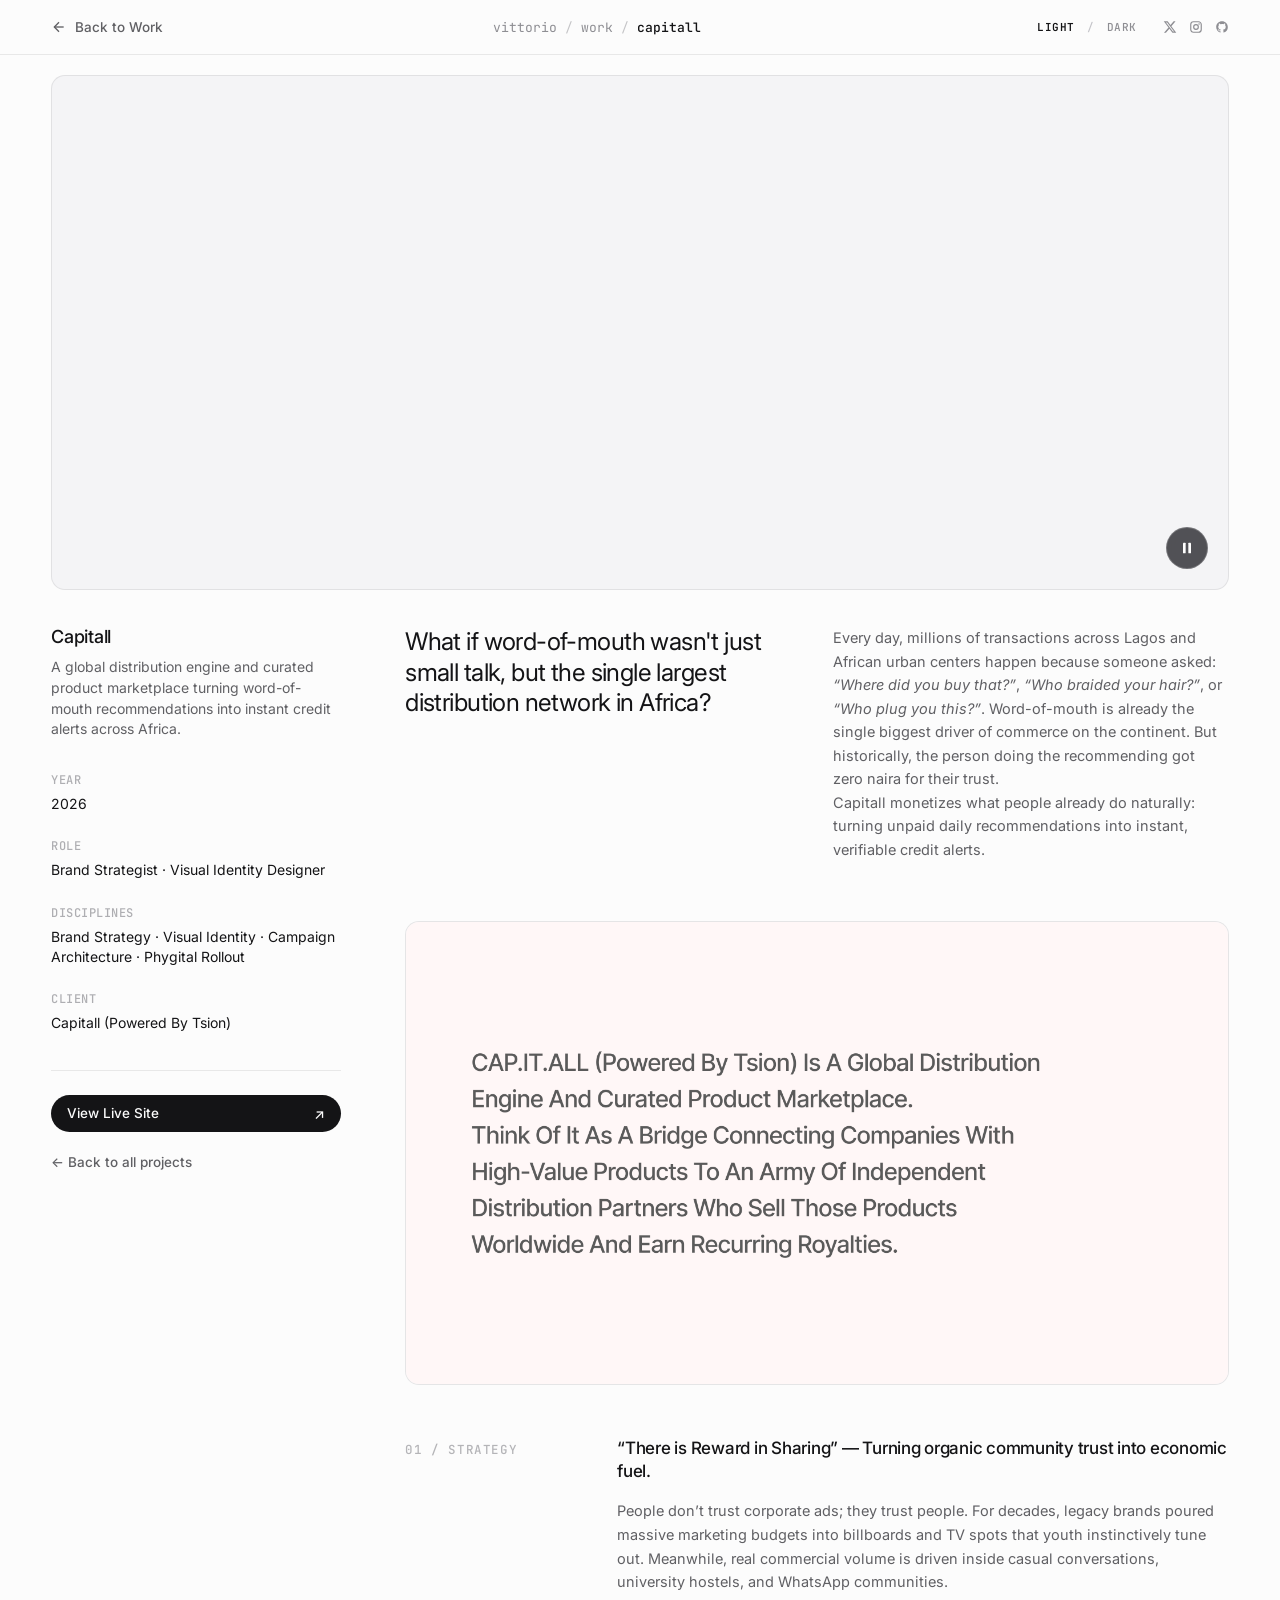
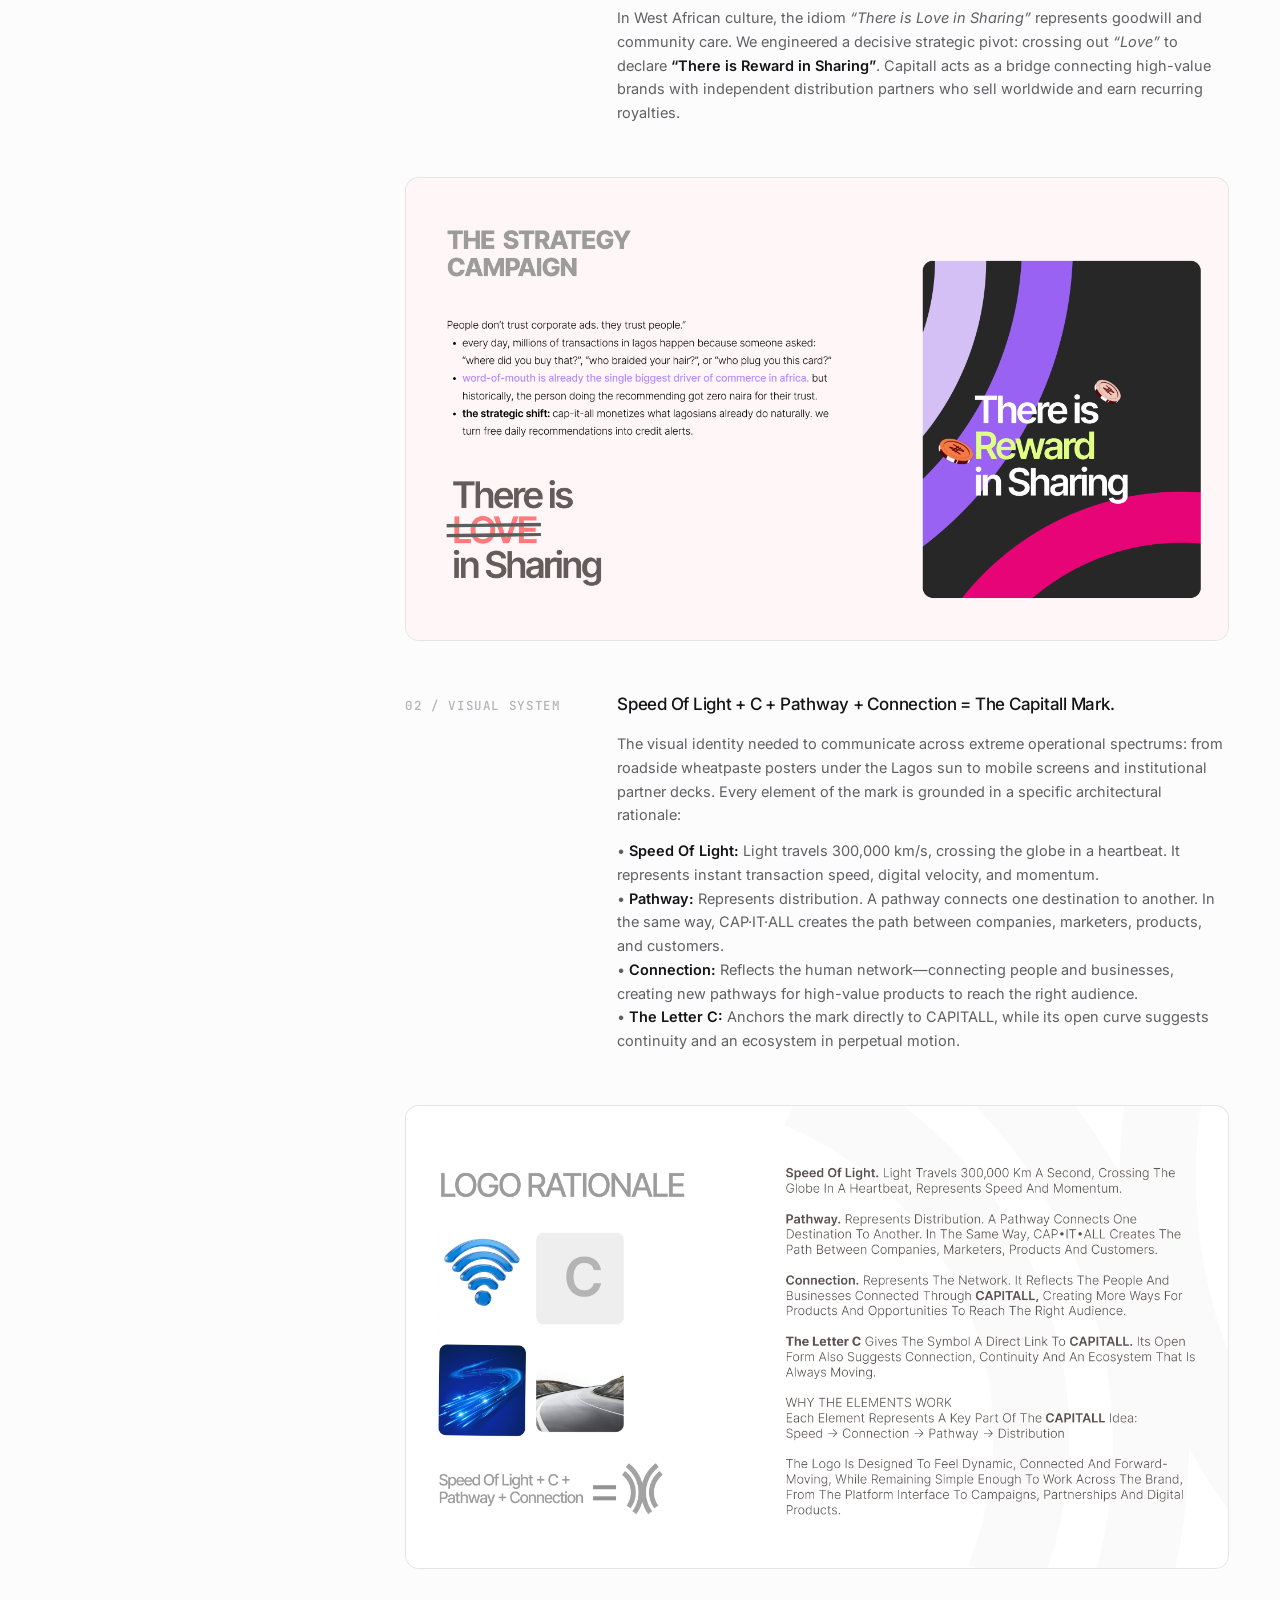
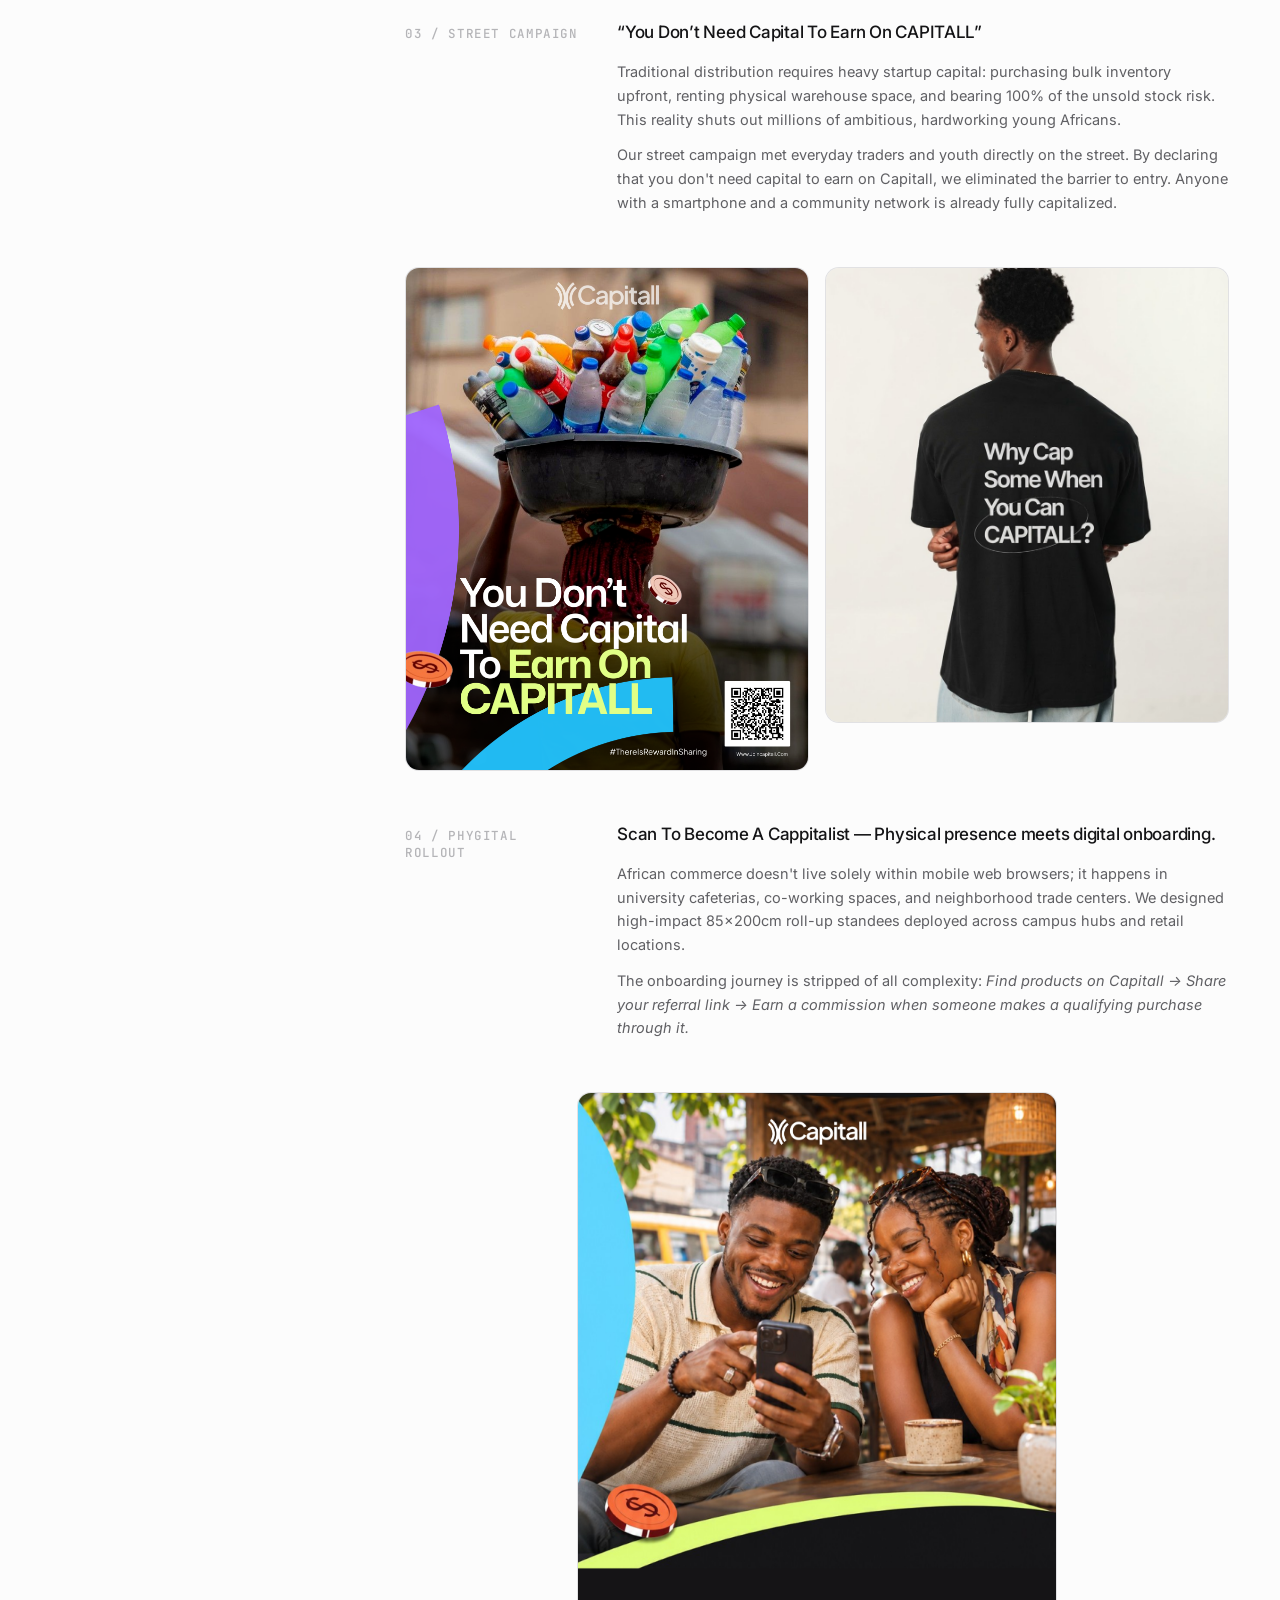
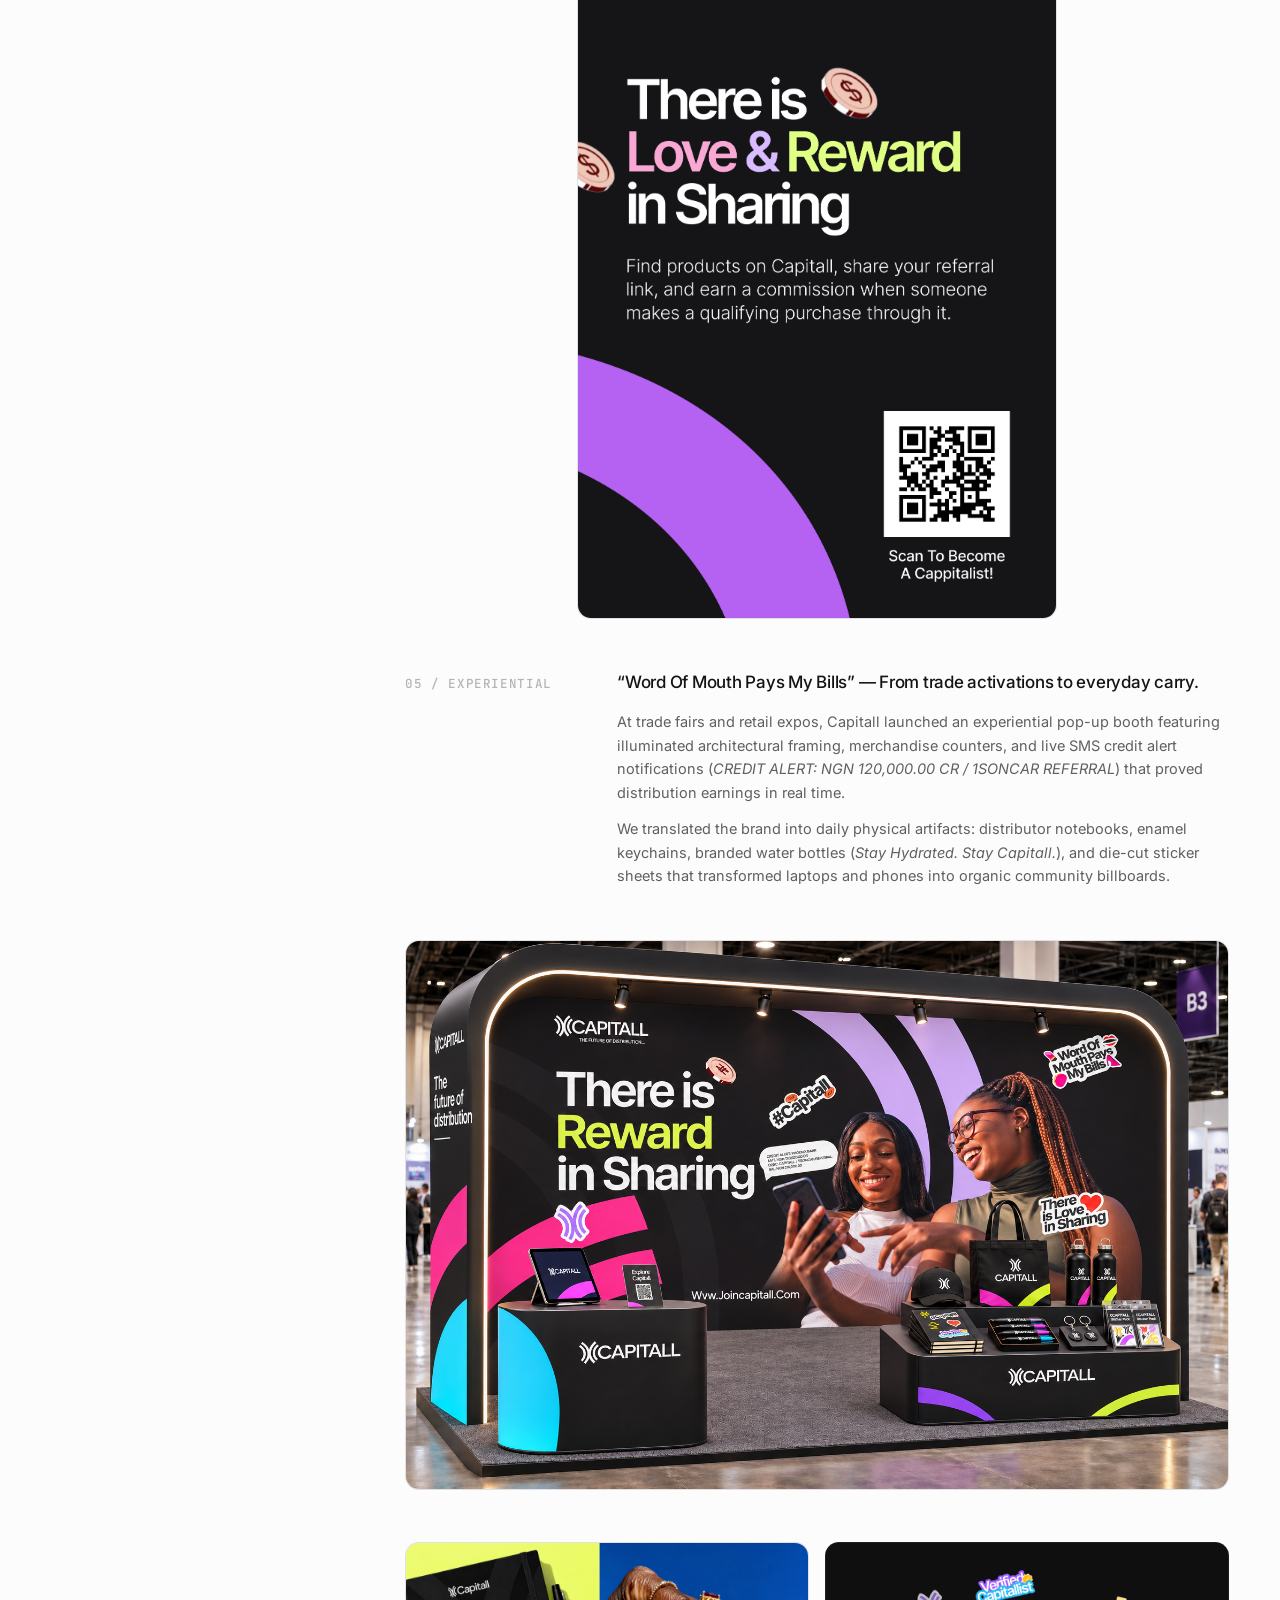
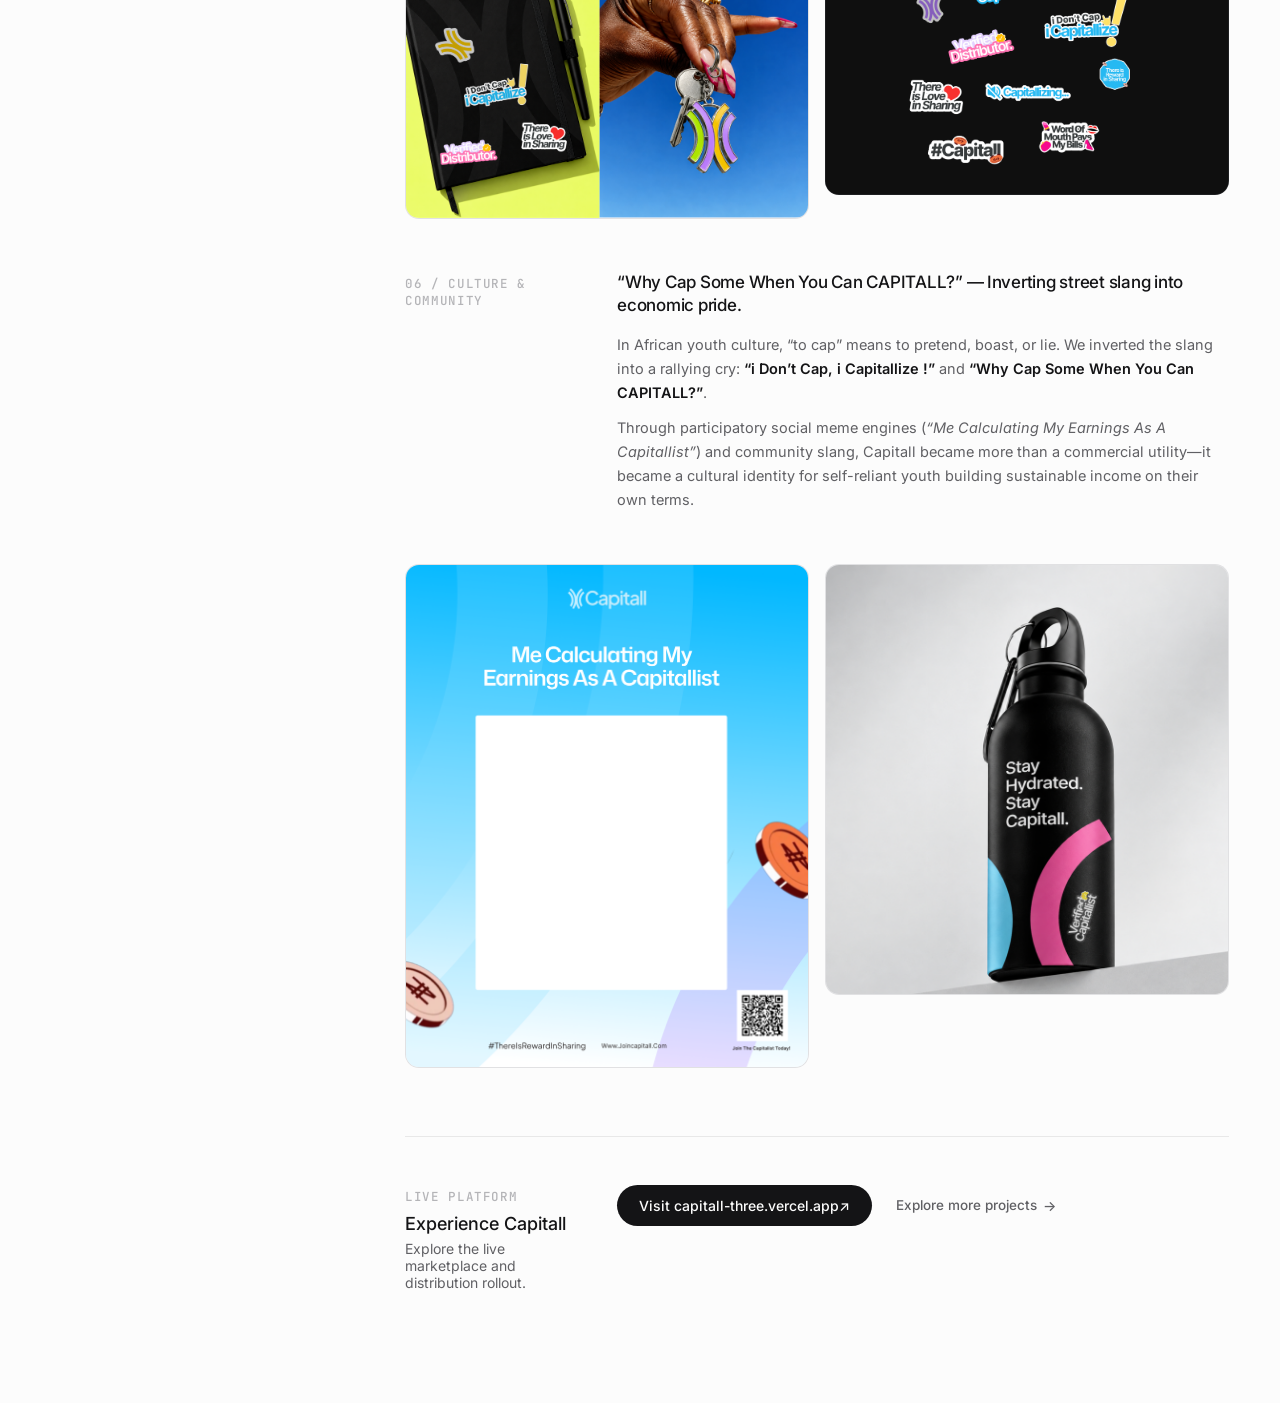
<file: capitall.html>
<!DOCTYPE html>
<html lang="en">
<head>
  <meta charset="UTF-8">
  <meta name="viewport" content="width=device-width, initial-scale=1.0">
  <title>Capitall — Brand & Phygital Distribution Case Study | Vittorio</title>
  <meta name="description" content="Brand strategy, visual identity, and phygital distribution network turning word-of-mouth recommendations into instant rewards across Africa.">
  <link rel="icon" type="image/png" href="assets/flame.png">
  <link rel="preconnect" href="https://fonts.googleapis.com">
  <link rel="preconnect" href="https://fonts.gstatic.com" crossorigin>
  <link href="https://fonts.googleapis.com/css2?family=Inter:wght@300;400;500;600;700&family=JetBrains+Mono:wght@400;500;600&display=swap" rel="stylesheet">
  <link rel="stylesheet" href="style.css?v=52">
</head>
<body class="case-study-page-body" data-theme="light">

  <script>
    (function() {
      try {
        var saved = localStorage.getItem('vittorio_theme') || 'light';
        document.body.setAttribute('data-theme', saved);
      } catch (e) {}
    })();
  </script>

  <!-- Sticky Minimal Header -->
  <header class="cs-nav-header">
    <div class="cs-nav-container">
      <div class="cs-nav-left">
        <a href="index.html#works" class="cs-nav-back">
          <svg viewBox="0 0 24 24" width="16" height="16" fill="none" stroke="currentColor" stroke-width="2">
            <line x1="19" y1="12" x2="5" y2="12"></line>
            <polyline points="12 19 5 12 12 5"></polyline>
          </svg>
          <span>Back to Work</span>
        </a>
      </div>

      <nav class="cs-nav-center" aria-label="Breadcrumb">
        <a href="index.html#home" class="cs-crumb">vittorio</a>
        <span class="cs-crumb-sep">/</span>
        <a href="index.html#works" class="cs-crumb">work</a>
        <span class="cs-crumb-sep">/</span>
        <span class="cs-crumb current">capitall</span>
      </nav>

      <div class="cs-nav-right">
        <!-- Light / Dark Switch -->
        <div class="cs-theme-switcher" role="group" aria-label="Color theme">
          <button type="button" class="cs-theme-btn" id="cs-theme-light" data-choice="light">LIGHT</button>
          <span class="cs-theme-slash" aria-hidden="true">/</span>
          <button type="button" class="cs-theme-btn" id="cs-theme-dark" data-choice="dark">DARK</button>
        </div>

        <!-- Social Links -->
        <div class="cs-social-row">
          <a href="https://x.com" target="_blank" rel="noopener noreferrer" class="cs-social-icon" aria-label="X (Twitter)">
            <svg viewBox="0 0 24 24" width="14" height="14" fill="currentColor">
              <path d="M18.244 2.25h3.308l-7.227 8.26 8.502 11.24H16.17l-5.214-6.817L4.99 21.75H1.68l7.73-8.835L1.254 2.25H8.08l4.713 6.231zm-1.161 17.52h1.833L7.084 4.126H5.117z"/>
            </svg>
          </a>
          <a href="https://instagram.com" target="_blank" rel="noopener noreferrer" class="cs-social-icon" aria-label="Instagram">
            <svg viewBox="0 0 24 24" width="14" height="14" fill="currentColor">
              <path d="M7.8 2h8.4C19.4 2 22 4.6 22 7.8v8.4a5.8 5.8 0 0 1-5.8 5.8H7.8C4.6 22 2 19.4 2 16.2V7.8A5.8 5.8 0 0 1 7.8 2m-.2 2A3.6 3.6 0 0 0 4 7.6v8.8C4 18.39 5.61 20 7.6 20h8.8a3.6 3.6 0 0 0 3.6-3.6V7.6C20 5.61 18.39 4 16.4 4H7.6m9.65 1.5a1.25 1.25 0 0 1 1.25 1.25A1.25 1.25 0 0 1 17.25 8 1.25 1.25 0 0 1 16 6.75a1.25 1.25 0 0 1 1.25-1.25M12 7a5 5 0 0 1 5 5 5 5 0 0 1-5 5 5 5 0 0 1-5-5 5 5 0 0 1 5-5m0 2a3 3 0 0 0-3 3 3 3 0 0 0 3 3 3 3 0 0 0 3-3 3 3 0 0 0-3-3z"/>
            </svg>
          </a>
          <a href="https://github.com/affolabi/Workwithvittorio" target="_blank" rel="noopener noreferrer" class="cs-social-icon" aria-label="GitHub">
            <svg viewBox="0 0 24 24" width="14" height="14" fill="currentColor">
              <path d="M12 2C6.477 2 2 6.484 2 12.017c0 4.425 2.865 8.18 6.839 9.504.5.092.682-.217.682-.483 0-.237-.008-.868-.013-1.703-2.782.605-3.369-1.343-3.369-1.343-.454-1.158-1.11-1.466-1.11-1.466-.908-.62.069-.608.069-.608 1.003.07 1.53 1.032 1.53 1.032.892 1.53 2.341 1.088 2.91.832.092-.647.35-1.088.636-1.338-2.22-.253-4.555-1.113-4.555-4.951 0-1.093.39-1.988 1.029-2.688-.103-.253-.446-1.272.098-2.65 0 0 .84-.27 2.75 1.026A9.564 9.564 0 0 1 12 6.844c.85.004 1.705.115 2.504.337 1.909-1.296 2.747-1.027 2.747-1.027.546 1.379.202 2.398.1 2.651.64.7 1.028 1.595 1.028 2.688 0 3.848-2.339 4.695-4.566 4.943.359.309.678.92.678 1.855 0 1.338-.012 2.419-.012 2.747 0 .268.18.58.688.482A10.019 10.019 0 0 0 22 12.017C22 6.484 17.522 2 12 2z"/>
            </svg>
          </a>
        </div>
      </div>
    </div>
  </header>

  <!-- Hero Media: Full Width Wide Banner -->
  <section class="cs-hero" aria-label="Project Hero Media">
    <div class="cs-media cs-media--hero">
      <video id="cs-hero-video" autoplay muted loop playsinline preload="auto">
        <source src="assets/projects/capitall/thumbnail.mp4" type="video/mp4">
      </video>
      <button type="button" class="cs-video-toggle" id="cs-video-toggle-btn" aria-label="Pause Video" title="Play / Pause">
        <svg class="cs-icon-pause" viewBox="0 0 24 24" width="16" height="16" fill="currentColor">
          <rect x="6" y="4" width="4" height="16" rx="1"></rect>
          <rect x="14" y="4" width="4" height="16" rx="1"></rect>
        </svg>
        <svg class="cs-icon-play" viewBox="0 0 24 24" width="16" height="16" fill="currentColor" style="display:none;">
          <polygon points="6 4 20 12 6 20 6 4"></polygon>
        </svg>
      </button>
    </div>
  </section>

  <!-- 2-Column Main Case Study Layout -->
  <main class="cs-layout">

    <!-- Sticky Left Summary Column -->
    <aside class="cs-summary" aria-label="Project Summary">
      <div class="cs-summary-header">
        <h1 class="cs-summary-title">Capitall</h1>
        <p class="cs-summary-tagline">A global distribution engine and curated product marketplace turning word-of-mouth recommendations into instant credit alerts across Africa.</p>
      </div>

      <dl class="cs-meta-dl">
        <div class="cs-meta-item">
          <dt>Year</dt>
          <dd>2026</dd>
        </div>
        <div class="cs-meta-item">
          <dt>Role</dt>
          <dd>Brand Strategist · Visual Identity Designer</dd>
        </div>
        <div class="cs-meta-item">
          <dt>Disciplines</dt>
          <dd>Brand Strategy · Visual Identity · Campaign Architecture · Phygital Rollout</dd>
        </div>
        <div class="cs-meta-item">
          <dt>Client</dt>
          <dd>Capitall (Powered By Tsion)</dd>
        </div>
      </dl>

      <div class="cs-summary-actions">
        <a href="https://capitall-three.vercel.app" target="_blank" rel="noopener noreferrer" class="cs-action-btn primary">
          <span>View Live Site</span>
          <span class="cs-arrow">↗</span>
        </a>
        <a href="index.html#works" class="cs-action-btn secondary">
          <span>← Back to all projects</span>
        </a>
      </div>
    </aside>

    <!-- Right Flowing Editorial Story Column -->
    <article class="cs-content">

      <!-- Case Intro Hook -->
      <header class="cs-intro">
        <h2 class="cs-intro-heading">What if word-of-mouth wasn't just small talk, but the single largest distribution network in Africa?</h2>
        <div class="cs-intro-text">
          <p>Every day, millions of transactions across Lagos and African urban centers happen because someone asked: <em>“Where did you buy that?”</em>, <em>“Who braided your hair?”</em>, or <em>“Who plug you this?”</em>. Word-of-mouth is already the single biggest driver of commerce on the continent. But historically, the person doing the recommending got zero naira for their trust.</p>
          <p>Capitall monetizes what people already do naturally: turning unpaid daily recommendations into instant, verifiable credit alerts.</p>
        </div>
      </header>

      <!-- Full-Width Slide: Platform Foundation Definition -->
      <div class="cs-media cs-media--full cs-media--slide">
        <img src="assets/projects/capitall/cap.png" alt="CAP.IT.ALL Brand Definition and Distribution Mission" loading="lazy">
      </div>

      <!-- Section 1: The Strategic Shift -->
      <section class="cs-section" id="strategy">
        <p class="cs-section-label">01 / Strategy</p>
        <div class="cs-section-copy">
          <h2 class="cs-section-heading">“There is Reward in Sharing” — Turning organic community trust into economic fuel.</h2>
          <p>People don’t trust corporate ads; they trust people. For decades, legacy brands poured massive marketing budgets into billboards and TV spots that youth instinctively tune out. Meanwhile, real commercial volume is driven inside casual conversations, university hostels, and WhatsApp communities.</p>
          <p>In West African culture, the idiom <em>“There is Love in Sharing”</em> represents goodwill and community care. We engineered a decisive strategic pivot: crossing out <em>“Love”</em> to declare <strong>“There is Reward in Sharing”</strong>. Capitall acts as a bridge connecting high-value brands with independent distribution partners who sell worldwide and earn recurring royalties.</p>
        </div>
      </section>

      <!-- Media: Strategy Campaign Slide & Reward Poster -->
      <div class="cs-media cs-media--full cs-media--slide">
        <img src="assets/projects/capitall/rewards.png" alt="The Strategy Campaign Slide and There is Reward in Sharing Artwork" loading="lazy">
      </div>

      <!-- Section 2: Visual Identity & Geometry Rationale -->
      <section class="cs-section" id="identity">
        <p class="cs-section-label">02 / Visual System</p>
        <div class="cs-section-copy">
          <h2 class="cs-section-heading">Speed Of Light + C + Pathway + Connection = The Capitall Mark.</h2>
          <p>The visual identity needed to communicate across extreme operational spectrums: from roadside wheatpaste posters under the Lagos sun to mobile screens and institutional partner decks. Every element of the mark is grounded in a specific architectural rationale:</p>
          <p>• <strong>Speed Of Light:</strong> Light travels 300,000 km/s, crossing the globe in a heartbeat. It represents instant transaction speed, digital velocity, and momentum.<br>
          • <strong>Pathway:</strong> Represents distribution. A pathway connects one destination to another. In the same way, CAP·IT·ALL creates the path between companies, marketers, products, and customers.<br>
          • <strong>Connection:</strong> Reflects the human network—connecting people and businesses, creating new pathways for high-value products to reach the right audience.<br>
          • <strong>The Letter C:</strong> Anchors the mark directly to CAPITALL, while its open curve suggests continuity and an ecosystem in perpetual motion.</p>
        </div>
      </section>

      <!-- Media: Full Logo Rationale Slide -->
      <div class="cs-media cs-media--full cs-media--slide">
        <img src="assets/projects/capitall/rationale.png" alt="Capitall Logo Geometry Rationale Breakdown" loading="lazy">
      </div>

      <!-- Section 3: Grassroots Street Campaign -->
      <section class="cs-section" id="grassroots">
        <p class="cs-section-label">03 / Street Campaign</p>
        <div class="cs-section-copy">
          <h2 class="cs-section-heading">“You Don’t Need Capital To Earn On CAPITALL”</h2>
          <p>Traditional distribution requires heavy startup capital: purchasing bulk inventory upfront, renting physical warehouse space, and bearing 100% of the unsold stock risk. This reality shuts out millions of ambitious, hardworking young Africans.</p>
          <p>Our street campaign met everyday traders and youth directly on the street. By declaring that you don't need capital to earn on Capitall, we eliminated the barrier to entry. Anyone with a smartphone and a community network is already fully capitalized.</p>
        </div>
      </section>

      <!-- Media Pair: Hawker Street Poster + Streetwear Staff Tee (Matched 4:5 Vertical Assets) -->
      <div class="cs-media-pair">
        <div class="cs-media cs-media--half">
          <img src="assets/projects/capitall/poster-hawker.png" alt="You Don't Need Capital To Earn On CAPITALL Street Poster" loading="lazy">
        </div>
        <div class="cs-media cs-media--half">
          <img src="assets/projects/capitall/shirt.png" alt="Why Cap Some When You Can CAPITALL Staff Tee" loading="lazy">
        </div>
      </div>

      <!-- Section 4: Phygital Distribution & Roll-up Standee -->
      <section class="cs-section" id="phygital">
        <p class="cs-section-label">04 / Phygital Rollout</p>
        <div class="cs-section-copy">
          <h2 class="cs-section-heading">Scan To Become A Cappitalist — Physical presence meets digital onboarding.</h2>
          <p>African commerce doesn't live solely within mobile web browsers; it happens in university cafeterias, co-working spaces, and neighborhood trade centers. We designed high-impact 85×200cm roll-up standees deployed across campus hubs and retail locations.</p>
          <p>The onboarding journey is stripped of all complexity: <em>Find products on Capitall → Share your referral link → Earn a commission when someone makes a qualifying purchase through it.</em></p>
        </div>
      </section>

      <!-- Media: 85x200cm Standee Roll-up Banner (Uncropped Dedicated Showcase) -->
      <div class="cs-media cs-media--banner">
        <img src="assets/projects/capitall/rollup.png" alt="There is Love and Reward in Sharing 85x200cm Roll-up Standee Banner" loading="lazy">
      </div>

      <!-- Section 5: Experiential Pop-up & Cultural Collateral -->
      <section class="cs-section" id="experiential">
        <p class="cs-section-label">05 / Experiential</p>
        <div class="cs-section-copy">
          <h2 class="cs-section-heading">“Word Of Mouth Pays My Bills” — From trade activations to everyday carry.</h2>
          <p>At trade fairs and retail expos, Capitall launched an experiential pop-up booth featuring illuminated architectural framing, merchandise counters, and live SMS credit alert notifications (<em>CREDIT ALERT: NGN 120,000.00 CR / 1SONCAR REFERRAL</em>) that proved distribution earnings in real time.</p>
          <p>We translated the brand into daily physical artifacts: distributor notebooks, enamel keychains, branded water bottles (<em>Stay Hydrated. Stay Capitall.</em>), and die-cut sticker sheets that transformed laptops and phones into organic community billboards.</p>
        </div>
      </section>

      <!-- Media: Experiential Pop-up Booth Full-Width -->
      <div class="cs-media cs-media--full">
        <img src="assets/projects/capitall/booth.png" alt="Capitall Experiential Trade Booth with Live Credit Alert" loading="lazy">
      </div>

      <!-- Media Pair: Notebook & Keychain Mockup + Die-Cut Sticker Sheet (Landscape Collages) -->
      <div class="cs-media-pair">
        <div class="cs-media cs-media--half">
          <img src="assets/projects/capitall/mockup.png" alt="Capitall Notebook with Verified Distributor Stickers and Enamel Keychain" loading="lazy">
        </div>
        <div class="cs-media cs-media--half cs-media--dark-backdrop">
          <img src="assets/projects/capitall/stickers.png" alt="Capitall Die-Cut Sticker Pack on Black Background" loading="lazy">
        </div>
      </div>

      <!-- Section 6: Culture, Community & Meme Engine -->
      <section class="cs-section" id="culture">
        <p class="cs-section-label">06 / Culture & Community</p>
        <div class="cs-section-copy">
          <h2 class="cs-section-heading">“Why Cap Some When You Can CAPITALL?” — Inverting street slang into economic pride.</h2>
          <p>In African youth culture, “to cap” means to pretend, boast, or lie. We inverted the slang into a rallying cry: <strong>“i Don’t Cap, i Capitallize !”</strong> and <strong>“Why Cap Some When You Can CAPITALL?”</strong>.</p>
          <p>Through participatory social meme engines (<em>“Me Calculating My Earnings As A Capitallist”</em>) and community slang, Capitall became more than a commercial utility—it became a cultural identity for self-reliant youth building sustainable income on their own terms.</p>
        </div>
      </section>

      <!-- Media Pair: Viral Meme Template + Branded Hydration Bottle -->
      <div class="cs-media-pair">
        <div class="cs-media cs-media--half">
          <img src="assets/projects/capitall/meme.png" alt="Me Calculating My Earnings As A Capitallist Meme Template" loading="lazy">
        </div>
        <div class="cs-media cs-media--half">
          <img src="assets/projects/capitall/bottle.png" alt="Stay Hydrated Stay Capitall Verified Capitallist Water Bottle" loading="lazy">
        </div>
      </div>

      <!-- Case End / Live CTA -->
      <footer class="cs-end">
        <div class="cs-end-content">
          <div class="cs-end-left">
            <span class="cs-section-label">Live Platform</span>
            <h2 class="cs-end-heading">Experience Capitall</h2>
            <p class="cs-end-desc">Explore the live marketplace and distribution rollout.</p>
          </div>
          <div class="cs-end-right">
            <a href="https://capitall-three.vercel.app" target="_blank" rel="noopener noreferrer" class="cs-action-btn primary large">
              <span>Visit capitall-three.vercel.app</span>
              <span class="cs-arrow">↗</span>
            </a>
            <a href="index.html#works" class="cs-action-btn secondary">
              <span>Explore more projects</span>
              <span class="cs-arrow">→</span>
            </a>
          </div>
        </div>
      </footer>

    </article>
  </main>

  <script>
    // Theme Switcher Sync with Vittorio's Portfolio
    const lightBtn = document.getElementById('cs-theme-light');
    const darkBtn = document.getElementById('cs-theme-dark');

    function updateThemeButtons(theme) {
      if (theme === 'dark') {
        darkBtn.classList.add('active');
        lightBtn.classList.remove('active');
      } else {
        lightBtn.classList.add('active');
        darkBtn.classList.remove('active');
      }
    }

    function setTheme(theme) {
      document.body.setAttribute('data-theme', theme);
      try {
        localStorage.setItem('vittorio_theme', theme);
      } catch(e) {}
      updateThemeButtons(theme);
    }

    const currentTheme = document.body.getAttribute('data-theme') || 'light';
    updateThemeButtons(currentTheme);

    if (lightBtn) lightBtn.addEventListener('click', () => setTheme('light'));
    if (darkBtn) darkBtn.addEventListener('click', () => setTheme('dark'));

    // Video Play / Pause Toggle
    const heroVideo = document.getElementById('cs-hero-video');
    const videoToggleBtn = document.getElementById('cs-video-toggle-btn');
    const playIcon = videoToggleBtn ? videoToggleBtn.querySelector('.cs-icon-play') : null;
    const pauseIcon = videoToggleBtn ? videoToggleBtn.querySelector('.cs-icon-pause') : null;

    if (videoToggleBtn && heroVideo) {
      videoToggleBtn.addEventListener('click', () => {
        if (heroVideo.paused) {
          heroVideo.play();
          if (playIcon) playIcon.style.display = 'none';
          if (pauseIcon) pauseIcon.style.display = 'block';
          videoToggleBtn.setAttribute('aria-label', 'Pause Video');
        } else {
          heroVideo.pause();
          if (playIcon) playIcon.style.display = 'block';
          if (pauseIcon) pauseIcon.style.display = 'none';
          videoToggleBtn.setAttribute('aria-label', 'Play Video');
        }
      });
    }
  </script>
</body>
</html>
</file>
<file: style.css>
/* ==========================================================================
   Vittorio's Portfolio — Exact 1:1 Implementation of Hero Sectio.png
   ========================================================================== */

:root {
  --bg-canvas: #FCFCFC;
  --bg-dock: #F1F1F1;

  --text-primary: #141416;
  --text-body: #606064;
  --text-highlight: #1D1D1F;
  --text-code: #444446;
  --text-muted: #8E8E93;
  --text-dimmed: #C4C4C9;

  --accent-orange: #FF5520;
  --border-light: rgba(0, 0, 0, 0.08);

  --font-sans: 'Inter', -apple-system, BlinkMacSystemFont, "SF Pro Display", "SF Pro Text", system-ui, sans-serif;
  --font-mono: 'JetBrains Mono', ui-monospace, SFMono-Regular, "SF Mono", Menlo, Consolas, monospace;

  --transition-bounce: 0.4s cubic-bezier(0.34, 1.56, 0.64, 1);
}

/* Dark Mode Theme */
[data-theme="dark"] {
  --bg-canvas: #0B0C0E;
  --bg-dock: #17181E;

  --text-primary: #F7F7FA;
  --text-body: #A6A7B4;
  --text-highlight: #FFFFFF;
  --text-code: #8E8F9C;
  --text-muted: #848593;
  --text-dimmed: #4E4F5A;

  --border-light: rgba(255, 255, 255, 0.1);
}

/* Base Reset */
*, *::before, *::after {
  box-sizing: border-box;
  margin: 0;
  padding: 0;
}

html, body {
  min-height: 100%;
}

body {
  font-family: var(--font-sans);
  background-color: var(--bg-canvas);
  color: var(--text-primary);
  overflow-x: hidden;
  display: flex;
  flex-direction: column;
  transition: background-color 0.35s ease, color 0.35s ease;
  -webkit-font-smoothing: antialiased;
  -moz-osx-font-smoothing: grayscale;
}

/* ==========================================================================
   Site Header & Fixed Monospace Navigation
   ========================================================================== */
.site-header {
  position: fixed;
  top: 0;
  left: 0;
  right: 0;
  width: 100%;
  padding: 28px 90px 18px;
  z-index: 1000;
  background-color: rgba(252, 252, 252, 0.82);
  backdrop-filter: blur(14px);
  -webkit-backdrop-filter: blur(14px);
  transition: background-color 0.35s ease, box-shadow 0.35s ease;
  animation: navHeaderReveal 0.68s cubic-bezier(0.22, 1, 0.36, 1) 0.72s backwards;
}

[data-theme="dark"] .site-header {
  background-color: rgba(11, 12, 14, 0.82);
}

.header-container {
  max-width: 1740px;
  margin: 0 auto;
  display: grid;
  grid-template-columns: 1fr auto 1fr;
  align-items: center;
}

.nav-links {
  display: flex;
  align-items: center;
  justify-content: center;
  gap: 30px;
}

.nav-item {
  font-family: var(--font-mono);
  text-decoration: none;
  font-size: 13px;
  font-weight: 400;
  color: var(--text-muted);
  letter-spacing: -0.02em;
  transition: color 0.2s ease;
  display: inline-flex;
  align-items: center;
  gap: 4px;
}

.nav-item:hover {
  color: var(--text-primary);
}

.nav-item.active {
  color: var(--text-primary);
  font-weight: 700;
}

.nav-locked .lock-icon {
  display: inline-flex;
  align-items: center;
  opacity: 0.75;
}

.nav-divider {
  color: var(--text-dimmed);
  user-select: none;
  font-size: 13px;
  margin: 0 -6px;
}

/* Header Controls */
.icon-btn {
  background: none;
  border: none;
  cursor: pointer;
  color: var(--text-body);
  padding: 4px;
  border-radius: 6px;
  display: inline-flex;
  align-items: center;
  justify-content: center;
  transition: color 0.2s, transform 0.2s;
}

.icon-btn:hover {
  color: var(--text-primary);
  transform: scale(1.08);
}

.theme-toggle .moon-icon {
  display: none;
}

[data-theme="dark"] .theme-toggle .sun-icon {
  display: none;
}

[data-theme="dark"] .theme-toggle .moon-icon {
  display: block;
}

/* Ambient Audio Button */
.audio-toggle {
  position: relative;
  gap: 4px;
}

.audio-soundwave {
  display: none;
  align-items: flex-end;
  gap: 2px;
  height: 10px;
  margin-left: 2px;
}

.audio-toggle.playing .audio-soundwave {
  display: inline-flex;
}

.audio-soundwave span {
  width: 2px;
  height: 3px;
  background-color: var(--accent-orange);
  border-radius: 1px;
}

.audio-toggle.playing .audio-soundwave span:nth-child(1) {
  animation: wave 0.7s infinite ease-in-out alternate;
}
.audio-toggle.playing .audio-soundwave span:nth-child(2) {
  animation: wave 0.7s 0.2s infinite ease-in-out alternate;
}
.audio-toggle.playing .audio-soundwave span:nth-child(3) {
  animation: wave 0.7s 0.4s infinite ease-in-out alternate;
}

@keyframes wave {
  0% { height: 3px; }
  100% { height: 10px; }
}

/* Social Links */
.social-links {
  display: flex;
  align-items: center;
  justify-content: flex-end;
  gap: 16px;
}

.social-icon {
  color: var(--text-primary);
  display: flex;
  align-items: center;
  justify-content: center;
  transition: transform 0.2s ease, opacity 0.2s ease;
}

.social-icon:hover {
  transform: translateY(-2px);
  opacity: 0.7;
}

/* ==========================================================================
   Hero Section Layout
   ========================================================================== */
.hero-only-wrapper {
  flex: 1;
  display: flex;
  flex-direction: column;
  align-items: center;
  width: 100%;
  padding: 132px 24px 36px;
}

.hero-section {
  width: 100%;
  max-width: 1200px;
  margin: 0 auto;
}

.hero-stage {
  display: flex;
  flex-direction: column;
  align-items: center;
}

/* ==========================================================================
   Hero Intro Choreographed Landing & Reveal Keyframes
   ========================================================================== */
@keyframes heroCardLand {
  0% {
    opacity: 0;
    transform: translateY(-76px) scale(1.42) rotate(-7deg);
    box-shadow: 0 54px 90px rgba(0, 0, 0, 0.28);
  }
  62% {
    opacity: 1;
    transform: translateY(5px) scale(0.95) rotate(1.2deg);
    box-shadow: 0 6px 16px rgba(0, 0, 0, 0.08);
  }
  82% {
    opacity: 1;
    transform: translateY(-2px) scale(1.02) rotate(-0.4deg);
  }
  100% {
    opacity: 1;
    transform: translateY(0) scale(1) rotate(0deg);
  }
}

@keyframes stickerSlapRight {
  0% {
    opacity: 0;
    transform: translate(18px, -22px) scale(0.2) rotate(32deg);
  }
  70% {
    opacity: 1;
    transform: translate(-2px, 2px) scale(1.12) rotate(-6deg);
  }
  100% {
    opacity: 1;
    transform: translate(0, 0) scale(1) rotate(0deg);
  }
}

@keyframes stickerSlapLeft {
  0% {
    opacity: 0;
    transform: translate(-18px, 20px) scale(0.2) rotate(-32deg);
  }
  70% {
    opacity: 1;
    transform: translate(2px, -2px) scale(1.12) rotate(6deg);
  }
  100% {
    opacity: 1;
    transform: translate(0, 0) scale(1) rotate(0deg);
  }
}

@keyframes speechPillPop {
  0% {
    opacity: 0;
    transform: translateY(16px) scale(0.45) rotate(14deg);
  }
  72% {
    opacity: 1;
    transform: translateY(-2px) scale(1.06) rotate(2deg);
  }
  100% {
    opacity: 1;
    transform: translateY(0) scale(1) rotate(4deg);
  }
}

@keyframes heroRevealUp {
  0% {
    opacity: 0;
    transform: translateY(18px);
    filter: blur(6px);
  }
  100% {
    opacity: 1;
    transform: translateY(0);
    filter: blur(0);
  }
}

@keyframes dockBarRise {
  0% {
    opacity: 0;
    transform: translateY(28px) scale(0.95);
    filter: blur(4px);
  }
  100% {
    opacity: 1;
    transform: translateY(0) scale(1);
    filter: blur(0);
  }
}

@keyframes navHeaderReveal {
  0% {
    opacity: 0;
    transform: translateY(-18px);
  }
  100% {
    opacity: 1;
    transform: translateY(0);
  }
}

/* ==========================================================================
   Avatar Squircle, Speech Pill & Pinned Stickers
   ========================================================================== */
.avatar-centerpiece {
  display: flex;
  flex-direction: column;
  align-items: center;
}

.speech-pill {
  position: relative;
  background: #FFFFFF;
  padding: 6px 18px;
  border-radius: 999px;
  font-size: 11px;
  font-weight: 400;
  color: var(--text-muted);
  box-shadow: 0 6px 20px rgba(0, 0, 0, 0.04);
  margin-bottom: 14px;
  transform: rotate(4deg);
  transition: transform 0.3s var(--transition-bounce), box-shadow 0.25s ease, background-color 0.25s ease;
  cursor: pointer;
  user-select: none;
  white-space: nowrap;
  animation: speechPillPop 0.58s cubic-bezier(0.34, 1.56, 0.64, 1) 0.58s backwards;
}

.speech-pill:hover {
  transform: rotate(2deg) scale(1.06);
  box-shadow: 0 8px 24px rgba(0, 0, 0, 0.07);
}

.speech-pill:active {
  transform: rotate(4deg) scale(0.96);
}

.speech-pill span {
  display: inline-block;
  transition: opacity 0.22s ease, transform 0.22s cubic-bezier(0.34, 1.56, 0.64, 1);
}

.speech-pill.switching span {
  opacity: 0;
  transform: translateY(4px) scale(0.95);
}

[data-theme="dark"] .speech-pill {
  background: #1E2028;
  color: #ECEDF2;
  box-shadow: 0 8px 24px rgba(0, 0, 0, 0.5), 0 0 0 1px rgba(255, 255, 255, 0.09);
}

.speech-pill::after {
  content: "";
  position: absolute;
  bottom: -4px;
  right: 18px;
  width: 8px;
  height: 8px;
  background: inherit;
  transform: rotate(45deg);
}

.avatar-card-wrapper {
  position: relative;
  width: 132px;
  height: 132px;
}

.avatar-squircle {
  width: 100%;
  height: 100%;
  border-radius: 30px;
  overflow: hidden;
  cursor: pointer;
  transition: transform 0.3s var(--transition-bounce), box-shadow 0.3s ease;
  animation: heroCardLand 0.82s cubic-bezier(0.22, 1, 0.36, 1) 0.06s backwards;
}

[data-theme="dark"] .avatar-squircle {
  box-shadow: 0 0 0 1px rgba(255, 255, 255, 0.12), 0 14px 32px rgba(0, 0, 0, 0.55);
}

.avatar-squircle:hover {
  transform: scale(1.02);
}

.avatar-image {
  width: 100%;
  height: 100%;
  object-fit: cover;
  display: block;
  filter: grayscale(100%) contrast(1.04);
}

[data-theme="dark"] .avatar-image {
  filter: grayscale(100%) contrast(1.08) brightness(1.04);
}

/* Pinned Stickers on Avatar Corners */
.sticker-badge {
  position: absolute;
  z-index: 5;
  cursor: grab;
  user-select: none;
  transition: transform 0.25s var(--transition-bounce);
}

.sticker-badge:hover {
  transform: scale(1.12) rotate(5deg);
}

.sticker-badge:active {
  cursor: grabbing;
}

.sticker-badge img {
  width: 100%;
  height: auto;
  display: block;
  pointer-events: none;
  filter:
    drop-shadow(1.8px 0 0 #FFFFFF)
    drop-shadow(-1.8px 0 0 #FFFFFF)
    drop-shadow(0 1.8px 0 #FFFFFF)
    drop-shadow(0 -1.8px 0 #FFFFFF)
    drop-shadow(0 4px 8px rgba(0, 0, 0, 0.1));
}

.badge-heart {
  width: 35px;
  top: 32px;
  right: -13px;
  animation: stickerSlapRight 0.56s cubic-bezier(0.34, 1.56, 0.64, 1) 0.46s backwards;
}

.badge-flame {
  width: 33px;
  bottom: 10px;
  left: -16px;
  animation: stickerSlapLeft 0.56s cubic-bezier(0.34, 1.56, 0.64, 1) 0.53s backwards;
}

/* Code Snippet Bio Below Avatar (16px gap) */
.code-snippet-bio {
  margin-top: 16px;
  text-align: center;
  font-family: var(--font-sans);
  font-size: 13.5px;
  font-weight: 400;
  color: #7A7A80;
  line-height: 16.5px;
  letter-spacing: -0.025em;
  animation: heroRevealUp 0.6s cubic-bezier(0.22, 1, 0.36, 1) 0.56s backwards;
}

[data-theme="dark"] .code-snippet-bio {
  color: #9092A0;
}

.pronoun-muted {
  color: #A0A0A8;
}

[data-theme="dark"] .pronoun-muted {
  color: #646674;
}

/* ==========================================================================
   Editorial Bio Paragraph
   ========================================================================== */
.bio-editorial {
  margin-top: 78px;
  width: fit-content;
  max-width: 1122px;
}

.bio-paragraph {
  font-family: var(--font-sans);
  font-size: clamp(17px, 1.406vw, 27px);
  font-weight: 300;
  color: var(--text-body);
  line-height: 1.388;
  letter-spacing: -0.032em;
  text-align: left;
}

.bio-line {
  display: block;
  white-space: nowrap;
  animation: heroRevealUp 0.65s cubic-bezier(0.22, 1, 0.36, 1) backwards;
}

.bio-line:nth-child(1) { animation-delay: 0.66s; }
.bio-line:nth-child(2) { animation-delay: 0.73s; }
.bio-line:nth-child(3) { animation-delay: 0.80s; }
.bio-line:nth-child(4) { animation-delay: 0.87s; }
.bio-line:nth-child(5) { animation-delay: 0.94s; }
.bio-line:nth-child(6) { animation-delay: 1.01s; }

.skill-underline {
  color: #1D1D1F;
  font-weight: 400;
  text-decoration: underline;
  text-underline-offset: 5px;
  text-decoration-thickness: 1.5px;
  text-decoration-color: rgba(29, 29, 31, 0.72);
}

[data-theme="dark"] .skill-underline {
  color: #FFFFFF;
  text-decoration-color: rgba(255, 255, 255, 0.85);
}

/* ==========================================================================
   Bottom Row: macOS Dock + Email Link
   ========================================================================== */
.dock-bar-row {
  margin-top: 92px;
  display: flex;
  align-items: center;
  justify-content: center;
  gap: 33px;
  animation: dockBarRise 0.72s cubic-bezier(0.22, 1, 0.36, 1) 1.04s backwards;
}

.mac-dock {
  display: flex;
  align-items: center;
  gap: 7px;
  padding: 14px 16px;
  background: var(--bg-dock);
  border-radius: 26px;
  position: relative;
  transition: background-color 0.35s ease, box-shadow 0.35s ease;
}

[data-theme="dark"] .mac-dock {
  background: #17181F;
  box-shadow:
    0 20px 44px rgba(0, 0, 0, 0.55),
    0 0 0 1px rgba(255, 255, 255, 0.08),
    inset 0 1px 0 rgba(255, 255, 255, 0.05);
}

.dock-item {
  position: relative;
  display: flex;
  align-items: center;
  justify-content: center;
  cursor: pointer;
  transition: margin 0.14s cubic-bezier(0.22, 1, 0.36, 1);
}

.dock-icon {
  width: 58px;
  height: 58px;
  border-radius: 13px;
  object-fit: contain;
  pointer-events: none;
  display: block;
  transform-origin: bottom center;
  transition: transform 0.14s cubic-bezier(0.22, 1, 0.36, 1), box-shadow 0.2s ease;
  will-change: transform;
}

[data-theme="dark"] .dock-icon {
  box-shadow: 0 4px 12px rgba(0, 0, 0, 0.4), 0 0 0 1px rgba(255, 255, 255, 0.08);
}

.dock-item.clicked .dock-icon {
  animation: dockPop 0.38s cubic-bezier(0.34, 1.56, 0.64, 1);
}

@keyframes dockPop {
  0% { transform: translateY(-6px) scale(1.12); }
  45% { transform: translateY(-18px) scale(1.28); }
  100% { transform: translateY(-6px) scale(1.22); }
}

.dock-separator {
  width: 1px;
  height: 44px;
  background-color: rgba(0, 0, 0, 0.12);
  margin: 0 9px;
  flex-shrink: 0;
}

[data-theme="dark"] .dock-separator {
  background-color: rgba(255, 255, 255, 0.16);
}

/* Tooltip on Dock hover */
.dock-tooltip {
  position: absolute;
  top: -46px;
  left: 50%;
  transform: translateX(-50%) translateY(4px);
  background: rgba(20, 20, 22, 0.92);
  color: #FFFFFF;
  padding: 5px 10px;
  border-radius: 7px;
  font-size: 11px;
  font-weight: 500;
  white-space: nowrap;
  pointer-events: none;
  opacity: 0;
  transition: opacity 0.15s ease, transform 0.15s ease;
  z-index: 20;
}

[data-theme="dark"] .dock-tooltip {
  background: #F4F4F7;
  color: #111215;
  box-shadow: 0 6px 18px rgba(0, 0, 0, 0.45);
}

.dock-item:hover .dock-tooltip {
  opacity: 1;
  transform: translateX(-50%) translateY(0);
}

/* Email Link next to Dock */
.email-cta-link {
  display: inline-flex;
  align-items: center;
  gap: 8px;
  color: var(--text-body);
  text-decoration: none;
  font-size: 15px;
  font-weight: 400;
  letter-spacing: -0.02em;
  transition: color 0.2s ease;
}

[data-theme="dark"] .email-cta-link {
  color: #C4C5D2;
}

.email-cta-link .email-text {
  text-decoration: underline;
  text-underline-offset: 3px;
  text-decoration-color: rgba(96, 96, 100, 0.65);
}

[data-theme="dark"] .email-cta-link .email-text {
  text-decoration-color: rgba(196, 197, 210, 0.55);
}

.email-cta-link:hover {
  color: var(--text-primary);
}

.email-cta-link:hover .email-text {
  text-decoration-color: var(--text-primary);
}

.email-arrow {
  transition: transform 0.2s ease;
  opacity: 0.85;
}

.email-cta-link:hover .email-arrow {
  transform: translateX(3px);
  opacity: 1;
}

/* ==========================================================================
   Body Section — Exact 1:1 Implementation of BODY.png
   ========================================================================== */
.portfolio-body-section {
  width: 100%;
  margin-top: clamp(110px, 9.11vw, 175px);
  padding-bottom: clamp(180px, 14vw, 280px);
  display: flex;
  flex-direction: column;
  align-items: center;
  animation: heroRevealUp 0.78s cubic-bezier(0.22, 1, 0.36, 1) 1.15s backwards;
}

/* Upper Container — Balanced width with comfortable left/right breathing space */
.body-inner-featured {
  width: min(1760px, 91vw);
  margin: 0 auto;
}

/* 1. Intro Paragraph + Pink Heart Sticker */
.body-intro-row {
  position: relative;
  display: flex;
  align-items: flex-start;
  justify-content: space-between;
  width: 100%;
}

.body-intro-text {
  font-family: var(--font-sans);
  font-size: clamp(18px, 1.52vw, 29px);
  font-weight: 300;
  color: #78787E;
  line-height: 1.34;
  letter-spacing: -0.03em;
  max-width: 920px;
}

[data-theme="dark"] .body-intro-text {
  color: #9294A2;
}

.body-intro-line {
  display: block;
  white-space: nowrap;
}

.body-heart-sticker {
  width: clamp(82px, 6.77vw, 130px);
  margin-top: clamp(18px, 1.66vw, 32px);
  margin-right: clamp(32px, 4.48vw, 86px);
  flex-shrink: 0;
  transform: rotate(7deg);
  user-select: none;
  pointer-events: none;
}

.body-heart-sticker img {
  width: 100%;
  height: auto;
  display: block;
  filter:
    drop-shadow(3.5px 0 0 #FFFFFF)
    drop-shadow(-3.5px 0 0 #FFFFFF)
    drop-shadow(0 3.5px 0 #FFFFFF)
    drop-shadow(0 -3.5px 0 #FFFFFF)
    drop-shadow(0 10px 22px rgba(0, 0, 0, 0.08));
}

/* 2. Category Filter Tabs (y = 550..576, 141px below Intro) */
.body-filter-tabs {
  margin-top: clamp(84px, 7.34vw, 141px);
  display: flex;
  align-items: baseline;
  gap: clamp(24px, 2.34vw, 45px);
  flex-wrap: wrap;
}

.filter-tab {
  font-family: var(--font-sans);
  font-size: clamp(15px, 1.04vw, 20px);
  font-weight: 400;
  color: #A1A1A1;
  letter-spacing: -0.025em;
  cursor: pointer;
  user-select: none;
}

.filter-tab.active {
  color: #000000;
  font-weight: 600;
}

.filter-tab.filter-tab-motion {
  color: #797979;
}

.filter-tab sup {
  font-size: clamp(9px, 0.625vw, 12px);
  font-weight: 500;
  color: #5F5F5F;
  margin-left: 2px;
  vertical-align: super;
}

[data-theme="dark"] .filter-tab {
  color: #6B6C78;
}

[data-theme="dark"] .filter-tab.active {
  color: #FFFFFF;
}

[data-theme="dark"] .filter-tab.filter-tab-motion {
  color: #8E909E;
}

[data-theme="dark"] .filter-tab sup {
  color: #9A9BA8;
}

/* 3. Featured 2-Column Staggered Cards */
.featured-staggered-grid {
  margin-top: clamp(40px, 3.2vw, 56px);
  display: grid;
  grid-template-columns: repeat(2, 1fr);
  column-gap: clamp(10px, 0.85vw, 14px);
  align-items: start;
  width: 100%;
}

.featured-col {
  display: flex;
  flex-direction: column;
  width: 100%;
}

.featured-col-left {
  width: 100%;
}

.featured-col-right {
  width: 100%;
}

/* Card 1: Top-Left */
.featured-tl {
  margin-top: 0;
  margin-left: 0;
  width: 100%;
}

.rect-tl,
.rect-b2l {
  width: 100%;
  aspect-ratio: 748 / 671;
  background-color: #C4C4C4;
  border-radius: 10px;
}

/* Card 2 & Card 3 (Left Column) */
.featured-bl,
.featured-b2l {
  margin-top: clamp(16px, 1.25vw, 22px);
  width: 100%;
}

.rect-bl {
  position: relative;
  width: 100%;
  aspect-ratio: 775 / 837;
  background-color: #D9D9D9;
  border-radius: 10px;
}

.rect-bl-number {
  position: absolute;
  right: clamp(14px, 1.09vw, 21px);
  top: 54.8%;
  font-family: var(--font-sans);
  font-size: clamp(14px, 1.04vw, 20px);
  font-weight: 400;
  color: #575757;
  line-height: 1;
  user-select: none;
}

/* Card 4: Top-Right */
.featured-tr {
  width: 100%;
}

.rect-tr,
.rect-b2r {
  width: 100%;
  aspect-ratio: 775 / 837;
  background-color: #D9D9D9;
  border-radius: 10px;
}

.rect-b2r {
  background-color: #C4C4C4;
}

/* Card 5 & Card 6 (Right Column) */
.featured-br,
.featured-b2r {
  margin-top: clamp(16px, 1.25vw, 22px);
  width: 100%;
}

.rect-br {
  width: 100%;
  aspect-ratio: 748 / 671;
  background-color: #D9D9D9;
  border-radius: 10px;
}

[data-theme="dark"] .rect-tl,
[data-theme="dark"] .rect-b2l,
[data-theme="dark"] .rect-b2r {
  background-color: #23252E;
}

[data-theme="dark"] .rect-tr,
[data-theme="dark"] .rect-bl,
[data-theme="dark"] .rect-br {
  background-color: #1A1C23;
}

[data-theme="dark"] .rect-bl-number {
  color: #8E909E;
}

/* Featured Links Row Below Cards */
.featured-links {
  display: flex;
  align-items: center;
  gap: clamp(20px, 2vw, 36px);
  margin-top: clamp(12px, 0.95vw, 16px);
  padding-left: 4px;
}

.featured-link {
  display: inline-flex;
  align-items: center;
  gap: clamp(14px, 1.4vw, 24px);
  font-family: var(--font-sans);
  font-size: clamp(14px, 0.95vw, 17px);
  font-weight: 400;
  color: #555555;
  text-decoration: none;
  letter-spacing: -0.02em;
}

.featured-link:hover {
  color: var(--text-primary);
}

[data-theme="dark"] .featured-link {
  color: #A6A7B4;
}

[data-theme="dark"] .featured-link:hover {
  color: #FFFFFF;
}

.featured-arrow {
  font-size: clamp(15px, 1.05vw, 19px);
  line-height: 1;
}

.featured-divider {
  width: 1px;
  height: clamp(18px, 1.3vw, 24px);
  background-color: #DADADA;
  flex-shrink: 0;
}

[data-theme="dark"] .featured-divider {
  background-color: rgba(255, 255, 255, 0.14);
}

/* 4. Two Identical 3-Column Project Grid Rows — Balanced width with breathing space */
.body-inner-grid {
  width: min(1760px, 91vw);
  margin: clamp(64px, 5.5vw, 96px) auto 0;
}

.project-three-grid {
  display: grid;
  grid-template-columns: repeat(3, 1fr);
  column-gap: clamp(12px, 1.1vw, 18px);
  align-items: start;
}

.project-three-grid-row2 {
  margin-top: clamp(48px, 4.2vw, 72px);
}

.grid-project-card {
  display: flex;
  flex-direction: column;
}

.grid-project-thumb {
  width: 100%;
  aspect-ratio: 504 / 412;
  background-color: #F6F6F6;
  border-radius: 0;
}

.grid-project-thumb.thumb-col2 {
  aspect-ratio: 504 / 422;
}

.grid-project-thumb.thumb-col3 {
  aspect-ratio: 504 / 408;
}

[data-theme="dark"] .grid-project-thumb {
  background-color: #16181F;
}

.grid-project-head {
  margin-top: clamp(20px, 1.56vw, 30px);
  display: flex;
  align-items: baseline;
  justify-content: space-between;
  padding-right: 8.5%;
}

.grid-project-head.head-col2,
.grid-project-head.head-col3 {
  padding-right: 0;
}

.grid-project-title {
  font-family: var(--font-sans);
  font-size: clamp(16px, 1.04vw, 20px);
  font-weight: 400;
  color: #000000;
  letter-spacing: -0.02em;
}

[data-theme="dark"] .grid-project-title {
  color: #F5F5F7;
}

.grid-project-year {
  font-family: var(--font-sans);
  font-size: clamp(16px, 1.04vw, 20px);
  font-weight: 400;
  color: #A3A3A3;
  letter-spacing: -0.02em;
}

[data-theme="dark"] .grid-project-year {
  color: #6E707E;
}

.grid-project-desc {
  margin-top: clamp(16px, 1.3vw, 25px);
  font-family: var(--font-sans);
  font-size: clamp(14px, 0.99vw, 19px);
  font-weight: 400;
  color: #464646;
  line-height: 1.315;
  letter-spacing: -0.02em;
}

.grid-project-desc.desc-col2 {
  margin-top: clamp(14px, 1.09vw, 21px);
  color: #4A4A4A;
}

[data-theme="dark"] .grid-project-desc,
[data-theme="dark"] .grid-project-desc.desc-col2 {
  color: #A0A2B0;
}

.desc-line {
  display: block;
}

.grid-project-links {
  margin-top: clamp(18px, 1.46vw, 28px);
  display: flex;
  align-items: center;
  gap: clamp(12px, 0.94vw, 18px);
}

.grid-link {
  display: inline-flex;
  align-items: center;
  gap: 8px;
  font-family: var(--font-sans);
  font-size: clamp(13px, 0.83vw, 16px);
  font-weight: 400;
  text-decoration: none;
  letter-spacing: -0.02em;
}

.grid-link-active {
  color: #575757;
  gap: 14px;
}

.grid-link-active:hover {
  color: var(--text-primary);
}

.grid-link-locked {
  color: #959595;
}

.grid-lock-icon {
  opacity: 0.85;
  flex-shrink: 0;
}

.grid-link-sep {
  width: 1px;
  height: 16px;
  background-color: #DCDCDC;
}

.grid-link-live {
  color: #353535;
  gap: 6px;
}

.grid-link-live:hover {
  color: var(--text-primary);
}

[data-theme="dark"] .grid-link-active,
[data-theme="dark"] .grid-link-live {
  color: #B4B6C4;
}

[data-theme="dark"] .grid-link-locked {
  color: #686A78;
}

[data-theme="dark"] .grid-link-sep {
  background-color: rgba(255, 255, 255, 0.14);
}

/* ==========================================================================
   5. Video Projects Section (Home Section — Playground / Motion Reference)
   ========================================================================== */
.body-inner-videos {
  width: min(1760px, 91vw);
  margin: clamp(96px, 8.5vw, 152px) auto 0;
  padding-top: clamp(32px, 2.8vw, 48px);
  border-top: 1px solid rgba(0, 0, 0, 0.06);
}

[data-theme="dark"] .body-inner-videos {
  border-top-color: rgba(255, 255, 255, 0.08);
}

.video-section-header {
  display: flex;
  flex-direction: column;
  gap: 10px;
  max-width: 310px;
  margin-bottom: clamp(28px, 2.5vw, 42px);
}

.video-section-badge {
  display: inline-flex;
  align-items: center;
  gap: 8px;
}

.video-badge-dot {
  width: 9px;
  height: 9px;
  border-radius: 50%;
  background-color: #F43F85;
  flex-shrink: 0;
}

.video-section-title {
  font-family: var(--font-sans);
  font-size: 14px;
  font-weight: 500;
  color: #161618;
  letter-spacing: -0.015em;
  margin: 0;
}

[data-theme="dark"] .video-section-title {
  color: #F4F5F8;
}

.video-section-subtitle {
  font-family: var(--font-sans);
  font-size: 12.5px;
  font-weight: 400;
  color: #6B6B72;
  line-height: 1.44;
  letter-spacing: -0.01em;
  margin: 0;
}

[data-theme="dark"] .video-section-subtitle {
  color: #8E909E;
}

.video-projects-grid {
  display: grid;
  grid-template-columns: repeat(3, 1fr);
  column-gap: clamp(12px, 1vw, 16px);
  row-gap: 36px;
  align-items: start;
}

.video-project-card {
  display: flex;
  flex-direction: column;
}

/* ==========================================================================
   Project Cards — Staggered Scroll Reveal
   ========================================================================== */
.card-scroll-reveal {
  opacity: 0;
  transform: translateY(38px) scale(0.965);
  transition:
    opacity 0.78s cubic-bezier(0.22, 1, 0.36, 1) var(--reveal-delay, 0ms),
    transform 0.78s cubic-bezier(0.22, 1, 0.36, 1) var(--reveal-delay, 0ms);
  will-change: opacity, transform;
}

.card-scroll-reveal.is-revealed {
  opacity: 1;
  transform: translateY(0) scale(1);
}

.featured-arrow,
.grid-arrow,
.grid-arrow-ne {
  display: inline-block;
  transition: transform 0.25s cubic-bezier(0.22, 1, 0.36, 1);
}

.featured-link:hover .featured-arrow,
.grid-link-active:hover .grid-arrow {
  transform: translateX(4px);
}

.grid-link-live:hover .grid-arrow-ne {
  transform: translate(3px, -3px);
}

.video-project-stage {
  position: relative;
  width: 100%;
  aspect-ratio: 440 / 356;
  border-radius: 12px;
  overflow: hidden;
  background-color: #D9D9D9;
}

[data-theme="dark"] .video-project-stage {
  background-color: #1A1C23;
}

.video-project-el {
  position: absolute;
  inset: 0;
  width: 100%;
  height: 100%;
  object-fit: cover;
  z-index: 2;
  pointer-events: none;
}

.video-project-el:not([src]),
.video-project-el[src=""] {
  display: none;
}

.video-project-name {
  margin: 14px 0 0;
  font-family: var(--font-sans);
  font-size: 13.5px;
  font-weight: 600;
  color: #161618;
  letter-spacing: -0.015em;
  line-height: 1.35;
}

[data-theme="dark"] .video-project-name {
  color: #F4F5F8;
}

.video-project-desc {
  margin: 8px 0 0;
  font-family: var(--font-sans);
  font-size: 12.5px;
  font-weight: 400;
  color: #6E6E74;
  line-height: 1.48;
  letter-spacing: -0.01em;
  max-width: 95%;
}

[data-theme="dark"] .video-project-desc {
  color: #9496A4;
}

.video-project-link {
  margin-top: 12px;
  display: inline-flex;
  align-items: center;
  gap: 5px;
  width: fit-content;
  font-family: var(--font-sans);
  font-size: 12.5px;
  font-weight: 500;
  color: #161618;
  text-decoration: none;
  letter-spacing: -0.01em;
}

.video-project-link span:first-child {
  text-decoration: underline;
  text-underline-offset: 3px;
  text-decoration-thickness: 1px;
  text-decoration-color: transparent;
  transition: text-decoration-color 0.2s ease;
}

.video-project-link.underline-active span:first-child,
.video-project-link:hover span:first-child {
  text-decoration-color: currentColor;
}

[data-theme="dark"] .video-project-link {
  color: #F0F1F6;
}

.video-link-arrow {
  font-size: 12px;
  color: #6E6E74;
  transition: transform 0.2s ease, color 0.2s ease;
}

.video-project-link:hover .video-link-arrow {
  transform: translate(2px, -2px);
  color: currentColor;
}

/* ==========================================================================
   /me Section View — Editorial Reading-Paced Typing UI
   ========================================================================== */
body.me-view-active {
  background-color: #EDEDEC;
}

body.me-view-active[data-theme="dark"] {
  background-color: #0B0C0E;
}

body.me-view-active .site-header {
  background-color: rgba(237, 237, 236, 0.82);
}

body.me-view-active[data-theme="dark"] .site-header {
  background-color: rgba(11, 12, 14, 0.82);
}

body.me-view-active #home-view {
  display: none;
}

.me-view-section {
  display: none;
  flex-direction: column;
  align-items: center;
  width: 100%;
  min-height: 100vh;
  padding: 144px 24px 96px;
}

body.me-view-active .me-view-section {
  display: flex;
  animation: meFadeIn 0.35s ease;
}

@keyframes meFadeIn {
  from { opacity: 0; }
  to { opacity: 1; }
}

/* Centered Editorial Typing Column */
.me-editorial-column {
  width: 100%;
  max-width: 472px;
  margin-top: 0;
  display: flex;
  flex-direction: column;
  align-items: flex-start;
}

.me-typing-container {
  width: 100%;
}

.me-paragraph {
  font-family: var(--font-sans);
  font-size: 14.5px;
  font-weight: 400;
  color: #262628;
  line-height: 1.62;
  letter-spacing: -0.012em;
  margin-bottom: 24px;
  min-height: 1.62em;
}

[data-theme="dark"] .me-paragraph {
  color: #E4E5EC;
}

.me-underline {
  text-decoration: underline;
  text-underline-offset: 3px;
  text-decoration-thickness: 1px;
  text-decoration-color: rgba(38, 38, 40, 0.55);
}

[data-theme="dark"] .me-underline {
  text-decoration-color: rgba(228, 229, 236, 0.6);
}

/* Reading-Paced Typing Cursor Dot */
.me-typing-cursor {
  display: inline-block;
  width: 5px;
  height: 5px;
  border-radius: 50%;
  background-color: #141416;
  margin-left: 3px;
  vertical-align: middle;
  animation: meCursorPulse 0.9s infinite ease-in-out;
}

[data-theme="dark"] .me-typing-cursor {
  background-color: #FFFFFF;
}

@keyframes meCursorPulse {
  0%, 100% { opacity: 1; transform: scale(1); }
  50% { opacity: 0.25; transform: scale(0.8); }
}

/* Footer Connect Links */
.me-connect-links {
  display: flex;
  align-items: center;
  gap: 18px;
  margin-top: -4px;
  opacity: 0;
  transform: translateY(6px);
  pointer-events: none;
  transition: opacity 0.45s ease, transform 0.45s ease;
}

.me-connect-links.visible {
  opacity: 1;
  transform: translateY(0);
  pointer-events: auto;
}

.me-social-link {
  display: inline-flex;
  align-items: center;
  gap: 5px;
  font-family: var(--font-sans);
  font-size: 13.5px;
  font-weight: 400;
  color: #7E7E84;
  text-decoration: none;
  letter-spacing: -0.01em;
  transition: color 0.2s ease;
}

.me-social-link:hover {
  color: #141416;
}

[data-theme="dark"] .me-social-link {
  color: #848694;
}

[data-theme="dark"] .me-social-link:hover {
  color: #FFFFFF;
}

/* ==========================================================================
   /me Section — Full-Screen Moving Staggered Slideshow Gallery
   Reveals right after the /me typing animation finishes
   ========================================================================== */
.me-gallery-section {
  width: 100vw;
  margin-left: calc(50% - 50vw);
  margin-right: calc(50% - 50vw);
  margin-top: 0;
  max-height: 0;
  opacity: 0;
  overflow: hidden;
  pointer-events: none;
  transform: translateY(36px);
  transition:
    opacity 0.9s cubic-bezier(0.22, 1, 0.36, 1),
    transform 0.9s cubic-bezier(0.22, 1, 0.36, 1),
    max-height 0.9s cubic-bezier(0.22, 1, 0.36, 1),
    margin-top 0.9s cubic-bezier(0.22, 1, 0.36, 1);
}

.me-gallery-section.visible {
  margin-top: 76px;
  max-height: 105vh;
  opacity: 1;
  pointer-events: auto;
  transform: translateY(0);
  padding: 48px 0 40px;
  cursor: grab;
  touch-action: pan-y;
}

.me-gallery-section.visible.is-dragging,
.me-gallery-section.visible.is-dragging .me-collage-card {
  cursor: grabbing;
}

.me-slideshow-track {
  display: flex;
  align-items: center;
  width: max-content;
  will-change: transform;
  user-select: none;
  -webkit-user-select: none;
}

.me-collage-stage {
  position: relative;
  width: 98vw;
  min-width: 1180px;
  height: clamp(540px, 78vh, 840px);
  margin-right: 4vw;
  flex-shrink: 0;
  user-select: none;
  -webkit-user-select: none;
}

.me-collage-card {
  position: absolute;
  border-radius: 16px;
  overflow: visible;
  cursor: grab;
  background-color: #DCDCD9;
  box-shadow: 0 14px 34px -10px rgba(0, 0, 0, 0.16), 0 2px 8px rgba(0, 0, 0, 0.06);
  transition:
    transform 0.45s cubic-bezier(0.22, 1, 0.36, 1),
    box-shadow 0.45s cubic-bezier(0.22, 1, 0.36, 1),
    filter 0.35s ease;
  will-change: transform;
  user-select: none;
  -webkit-user-select: none;
}

[data-theme="dark"] .me-collage-card {
  background-color: #1A1B20;
  box-shadow: 0 18px 40px -10px rgba(0, 0, 0, 0.58), 0 0 0 1px rgba(255, 255, 255, 0.07);
}

.me-collage-card:hover {
  z-index: 25 !important;
  transform: translateY(-6px) scale(1.04);
  box-shadow: 0 24px 48px -12px rgba(0, 0, 0, 0.28), 0 4px 12px rgba(0, 0, 0, 0.1);
}

.me-card-media-wrap {
  position: relative;
  width: 100%;
  height: 100%;
  border-radius: 16px;
  overflow: hidden;
  pointer-events: none;
}

.me-card-img {
  position: absolute;
  inset: 0;
  width: 100%;
  height: 100%;
  object-fit: cover;
  display: block;
  opacity: 0;
  transform: scale(1.06);
  transition: opacity 0.85s cubic-bezier(0.22, 1, 0.36, 1), transform 1.2s cubic-bezier(0.22, 1, 0.36, 1);
  pointer-events: none;
  -webkit-user-drag: none;
}

.me-card-img.active-slide {
  opacity: 1;
  transform: scale(1);
}

/* Subtle continuous motion on video cards */
.me-collage-card.is-video-card .me-card-img.active-slide {
  animation: meVideoKenBurns 9s ease-in-out infinite alternate;
}

@keyframes meVideoKenBurns {
  0% { transform: scale(1) translate(0, 0); }
  100% { transform: scale(1.09) translate(-1.5%, -1.5%); }
}

.me-collage-card:hover .me-card-img.active-slide {
  transform: scale(1.05);
}

/* Floating Sky-Blue Tooltip Badge Above Card on Hover (Matching "handsome-guy.png" Reference) */
.me-card-caption {
  position: absolute;
  left: 50%;
  bottom: calc(100% + 11px);
  z-index: 30;
  padding: 6px 12px;
  border-radius: 8px;
  background-color: #A5EBF9;
  color: #0D171B;
  font-family: var(--font-sans);
  font-size: 11.5px;
  font-weight: 500;
  letter-spacing: -0.01em;
  line-height: 1.2;
  white-space: nowrap;
  box-shadow: 0 6px 16px rgba(0, 0, 0, 0.08);
  opacity: 0;
  transform: translateX(-50%) translateY(6px) scale(0.94);
  transition:
    opacity 0.22s cubic-bezier(0.22, 1, 0.36, 1),
    transform 0.26s cubic-bezier(0.22, 1, 0.36, 1);
  pointer-events: none;
}

.me-card-caption::after {
  content: "";
  position: absolute;
  top: 100%;
  left: 50%;
  transform: translateX(-50%);
  border-width: 5px 5px 0 5px;
  border-style: solid;
  border-color: #A5EBF9 transparent transparent transparent;
}

.me-collage-card:hover .me-card-caption {
  opacity: 1;
  transform: translateX(-50%) translateY(0) scale(1);
}

/* Exact 11 Card Positions Matching Reference Image */
.card-slot-1 {
  left: 0%;
  top: 24.02%;
  width: 16.57%;
  height: 40.78%;
  z-index: 2;
}

.card-slot-2 {
  left: 4.55%;
  top: 63.41%;
  width: 14.52%;
  height: 36.59%;
  z-index: 1;
}

.card-slot-3 {
  left: 12.61%;
  top: 41.62%;
  width: 14.81%;
  height: 49.44%;
  z-index: 4;
}

.card-slot-4 {
  left: 18.62%;
  top: 6.70%;
  width: 20.82%;
  height: 70.39%;
  z-index: 3;
}

.card-slot-5 {
  left: 41.35%;
  top: 13.97%;
  width: 15.84%;
  height: 36.59%;
  z-index: 4;
}

.card-slot-6 {
  left: 36.36%;
  top: 54.19%;
  width: 11.44%;
  height: 32.96%;
  z-index: 2;
}

.card-slot-7 {
  left: 49.85%;
  top: 34.64%;
  width: 13.49%;
  height: 30.17%;
  z-index: 2;
}

.card-slot-8 {
  left: 56.45%;
  top: 55.31%;
  width: 15.84%;
  height: 41.90%;
  z-index: 3;
}

.card-slot-9 {
  left: 64.96%;
  top: 0%;
  width: 19.65%;
  height: 63.13%;
  z-index: 5;
}

.card-slot-10 {
  left: 78.59%;
  top: 43.02%;
  width: 17.89%;
  height: 44.13%;
  z-index: 4;
}

.card-slot-11 {
  left: 86.36%;
  top: 24.02%;
  width: 13.64%;
  height: 45.81%;
  z-index: 2;
}

/* ==========================================================================
   /me Section — Archive Column (Experience, GitHub, Articles, Viral on X, Footer)
   ========================================================================== */
.me-archive-section {
  width: 100%;
  display: flex;
  justify-content: center;
  margin-top: 0;
  max-height: 0;
  opacity: 0;
  overflow: hidden;
  pointer-events: none;
  transform: translateY(28px);
  transition:
    opacity 0.85s cubic-bezier(0.22, 1, 0.36, 1),
    transform 0.85s cubic-bezier(0.22, 1, 0.36, 1),
    max-height 0.85s cubic-bezier(0.22, 1, 0.36, 1),
    margin-top 0.85s cubic-bezier(0.22, 1, 0.36, 1);
}

.me-archive-section.visible {
  margin-top: 84px;
  max-height: 5000px;
  opacity: 1;
  overflow: visible;
  pointer-events: auto;
  transform: translateY(0);
}

.me-archive-column {
  width: 100%;
  max-width: 580px;
  display: flex;
  flex-direction: column;
  gap: 72px;
}

.me-sub-block {
  width: 100%;
  display: flex;
  flex-direction: column;
}

.me-block-header-row {
  display: flex;
  align-items: baseline;
  justify-content: space-between;
  gap: 12px;
  margin-bottom: 18px;
}

.me-block-title {
  font-family: var(--font-sans);
  font-size: 13.5px;
  font-weight: 600;
  color: #161618;
  letter-spacing: -0.015em;
  margin: 0;
}

.me-sub-block > .me-block-title {
  margin-bottom: 22px;
}

[data-theme="dark"] .me-block-title {
  color: #F2F3F7;
}

.me-block-meta {
  font-family: var(--font-sans);
  font-size: 12.5px;
  font-weight: 400;
  color: #7D7D82;
  letter-spacing: -0.01em;
}

.me-block-meta-link {
  text-decoration: none;
  transition: color 0.2s ease;
}

.me-block-meta-link:hover {
  color: #161618;
}

[data-theme="dark"] .me-block-meta {
  color: #888A98;
}

[data-theme="dark"] .me-block-meta-link:hover {
  color: #FFFFFF;
}

/* 1. Experience Stack */
.me-exp-list {
  display: flex;
  flex-direction: column;
  gap: 22px;
}

.me-exp-item {
  display: flex;
  flex-direction: column;
  gap: 3px;
}

.me-exp-role {
  font-family: var(--font-sans);
  font-size: 14.5px;
  font-weight: 400;
  color: #1C1C1E;
  letter-spacing: -0.015em;
  line-height: 1.35;
}

[data-theme="dark"] .me-exp-role {
  color: #EAEBF0;
}

.me-exp-meta {
  font-family: var(--font-sans);
  font-size: 12.5px;
  font-weight: 400;
  color: #7D7D82;
  letter-spacing: -0.01em;
  line-height: 1.35;
}

[data-theme="dark"] .me-exp-meta {
  color: #858796;
}

/* 2. GitHub Contribution Graph */
.me-gh-card {
  width: 100%;
  display: flex;
  flex-direction: column;
  gap: 8px;
}

.me-gh-months {
  display: grid;
  grid-template-columns: repeat(11, 1fr);
  font-family: var(--font-sans);
  font-size: 10.5px;
  color: #84848A;
  padding-left: 2px;
  user-select: none;
}

[data-theme="dark"] .me-gh-months {
  color: #7C7E8C;
}

.me-gh-grid {
  display: grid;
  grid-template-columns: repeat(45, 1fr);
  grid-template-rows: repeat(7, 1fr);
  grid-auto-flow: column;
  gap: 3px;
  width: 100%;
}

.me-gh-cell {
  width: 100%;
  aspect-ratio: 1 / 1;
  border-radius: 2px;
  transition: transform 0.15s ease;
}

.me-gh-grid .me-gh-cell:hover {
  transform: scale(1.28);
  z-index: 2;
}

/* Monochrome 5-shade palette matching reference screenshot */
.me-gh-cell.level-0 {
  background-color: #E2E1DC;
}
.me-gh-cell.level-1 {
  background-color: #B4B3AE;
}
.me-gh-cell.level-2 {
  background-color: #868581;
}
.me-gh-cell.level-3 {
  background-color: #52524F;
}
.me-gh-cell.level-4 {
  background-color: #1F1F21;
}

[data-theme="dark"] .me-gh-cell.level-0 {
  background-color: #1E2028;
}
[data-theme="dark"] .me-gh-cell.level-1 {
  background-color: #3B3E4C;
}
[data-theme="dark"] .me-gh-cell.level-2 {
  background-color: #64687D;
}
[data-theme="dark"] .me-gh-cell.level-3 {
  background-color: #9DA2B8;
}
[data-theme="dark"] .me-gh-cell.level-4 {
  background-color: #ECEEF6;
}

.me-gh-footer {
  display: flex;
  align-items: center;
  justify-content: space-between;
  margin-top: 4px;
}

.me-gh-handle {
  font-family: var(--font-sans);
  font-size: 11.5px;
  color: #7D7D82;
  text-decoration: none;
  transition: color 0.2s ease;
}

.me-gh-handle:hover {
  color: #161618;
}

[data-theme="dark"] .me-gh-handle {
  color: #858796;
}

[data-theme="dark"] .me-gh-handle:hover {
  color: #FFFFFF;
}

.me-gh-legend {
  display: flex;
  align-items: center;
  gap: 3.5px;
  font-family: var(--font-sans);
  font-size: 10.5px;
  color: #84848A;
  user-select: none;
}

.me-gh-legend span:first-child {
  margin-right: 3px;
}

.me-gh-legend span:last-child {
  margin-left: 3px;
}

.me-gh-legend .me-gh-cell {
  width: 9px;
  height: 9px;
  aspect-ratio: auto;
}

/* 3. Articles Written List */
.me-articles-list {
  display: flex;
  flex-direction: column;
  gap: 20px;
}

.me-article-item {
  display: flex;
  align-items: flex-start;
  justify-content: space-between;
  gap: 16px;
  text-decoration: none;
  padding: 2px 0;
  transition: transform 0.2s ease;
}

.me-article-main {
  display: flex;
  flex-direction: column;
  gap: 3px;
}

.me-article-title {
  font-family: var(--font-sans);
  font-size: 14.5px;
  font-weight: 400;
  color: #1C1C1E;
  letter-spacing: -0.015em;
  line-height: 1.38;
  transition: color 0.2s ease;
}

[data-theme="dark"] .me-article-title {
  color: #EAEBF0;
}

.me-article-meta {
  font-family: var(--font-sans);
  font-size: 12.5px;
  font-weight: 400;
  color: #7D7D82;
  letter-spacing: -0.01em;
}

[data-theme="dark"] .me-article-meta {
  color: #858796;
}

.me-article-arrow {
  font-size: 13.5px;
  color: #8E8E94;
  transition: transform 0.2s ease, color 0.2s ease;
  flex-shrink: 0;
  margin-top: 2px;
}

.me-article-item:hover .me-article-arrow {
  transform: translate(2px, -2px);
  color: #161618;
}

[data-theme="dark"] .me-article-item:hover .me-article-arrow {
  color: #FFFFFF;
}

/* 4. Most Viral Tweets on X */
.me-tweets-list {
  display: flex;
  flex-direction: column;
  gap: 14px;
}

.me-tweet-card {
  display: flex;
  flex-direction: column;
  gap: 10px;
  padding: 16px 18px;
  border-radius: 12px;
  background-color: rgba(255, 255, 255, 0.56);
  border: 1px solid rgba(20, 20, 22, 0.07);
  text-decoration: none;
  transition:
    transform 0.22s ease,
    background-color 0.22s ease,
    border-color 0.22s ease;
}

.me-tweet-card:hover {
  transform: translateY(-2px);
  background-color: rgba(255, 255, 255, 0.85);
  border-color: rgba(20, 20, 22, 0.14);
}

[data-theme="dark"] .me-tweet-card {
  background-color: rgba(255, 255, 255, 0.03);
  border-color: rgba(255, 255, 255, 0.08);
}

[data-theme="dark"] .me-tweet-card:hover {
  background-color: rgba(255, 255, 255, 0.055);
  border-color: rgba(255, 255, 255, 0.16);
}

.me-tweet-head {
  display: flex;
  align-items: center;
  justify-content: space-between;
}

.me-tweet-author {
  display: flex;
  align-items: center;
  gap: 9px;
}

.me-tweet-avatar {
  width: 26px;
  height: 26px;
  border-radius: 50%;
  object-fit: cover;
}

.me-tweet-author-info {
  display: flex;
  align-items: baseline;
  gap: 6px;
}

.me-tweet-name {
  font-family: var(--font-sans);
  font-size: 13px;
  font-weight: 600;
  color: #161618;
  letter-spacing: -0.01em;
}

[data-theme="dark"] .me-tweet-name {
  color: #F2F3F7;
}

.me-tweet-handle {
  font-family: var(--font-sans);
  font-size: 12px;
  color: #7D7D82;
}

[data-theme="dark"] .me-tweet-handle {
  color: #858796;
}

.me-tweet-x-icon {
  color: #7D7D82;
  opacity: 0.8;
}

.me-tweet-body {
  font-family: var(--font-sans);
  font-size: 13.5px;
  font-weight: 400;
  color: #262628;
  line-height: 1.55;
  letter-spacing: -0.01em;
  margin: 0;
}

[data-theme="dark"] .me-tweet-body {
  color: #DCE0EC;
}

.me-tweet-stats {
  display: flex;
  align-items: center;
  gap: 6px;
  font-family: var(--font-sans);
  font-size: 11.5px;
  color: #84848A;
}

[data-theme="dark"] .me-tweet-stats {
  color: #7E8090;
}

/* 5. Bottom Personal Footer (Matching Reference Layout) */
.me-bottom-footer {
  display: grid;
  grid-template-columns: 1.2fr 1fr 1fr;
  gap: 24px;
  padding-top: 28px;
  margin-top: 12px;
}

.me-footer-col {
  display: flex;
  flex-direction: column;
  gap: 5px;
}

.me-footer-name,
.me-footer-loc,
.me-footer-time,
.me-footer-label {
  font-family: var(--font-sans);
  font-size: 12px;
  font-weight: 400;
  color: #76767C;
  letter-spacing: -0.01em;
  line-height: 1.38;
}

[data-theme="dark"] .me-footer-name,
[data-theme="dark"] .me-footer-loc,
[data-theme="dark"] .me-footer-time,
[data-theme="dark"] .me-footer-label {
  color: #858796;
}

.me-listening-row {
  display: flex;
  align-items: center;
  gap: 10px;
  margin-top: 4px;
}

.me-vinyl-disc {
  width: 24px;
  height: 24px;
  border-radius: 50%;
  background: radial-gradient(circle, #2A2A2D 32%, #121214 68%);
  box-shadow: 0 2px 6px rgba(0, 0, 0, 0.2);
  display: inline-flex;
  align-items: center;
  justify-content: center;
  flex-shrink: 0;
}

.me-vinyl-disc.spinning {
  animation: meVinylSpin 3.2s linear infinite;
}

@keyframes meVinylSpin {
  0% { transform: rotate(0deg); }
  100% { transform: rotate(360deg); }
}

.me-vinyl-core {
  width: 7px;
  height: 7px;
  border-radius: 50%;
  background-color: #EFECE6;
}

.me-listening-text {
  font-family: var(--font-sans);
  font-size: 12px;
  font-weight: 500;
  color: #161618;
}

[data-theme="dark"] .me-listening-text {
  color: #F0F1F6;
}

.me-footer-socials {
  display: flex;
  align-items: center;
  gap: 14px;
  margin-top: 6px;
}

.me-footer-icon {
  color: #141416;
  display: inline-flex;
  align-items: center;
  justify-content: center;
  transition: transform 0.2s ease, opacity 0.2s ease;
}

.me-footer-icon:hover {
  transform: translateY(-2px);
  opacity: 0.65;
}

[data-theme="dark"] .me-footer-icon {
  color: #F2F3F7;
}

/* ==========================================================================
   Mosaic Section (Home — Envelope: click the letter, it pops & pieces burst out)
   ========================================================================== */
.hero-only-wrapper {
  overflow-x: clip;
}

.mosaic-section {
  position: relative;
  width: 100vw;
  max-width: 100vw;
  align-self: center;
  margin-top: clamp(96px, 8.5vw, 152px);
  margin-bottom: 0;
  scroll-margin-top: 64px;
}

/* Subtle architectural grid pattern on the mosaic background */
.mosaic-section::before {
  content: "";
  position: absolute;
  inset: 0;
  pointer-events: none;
  background-image:
    linear-gradient(to right, rgba(0, 0, 0, 0.038) 1px, transparent 1px),
    linear-gradient(to bottom, rgba(0, 0, 0, 0.038) 1px, transparent 1px);
  background-size: 48px 48px;
  background-position: center top;
  mask-image: linear-gradient(to bottom, transparent, black 10%, black 90%, transparent);
  -webkit-mask-image: linear-gradient(to bottom, transparent, black 10%, black 90%, transparent);
  opacity: 0.9;
  z-index: 0;
}

[data-theme="dark"] .mosaic-section::before {
  background-image:
    linear-gradient(to right, rgba(255, 255, 255, 0.045) 1px, transparent 1px),
    linear-gradient(to bottom, rgba(255, 255, 255, 0.045) 1px, transparent 1px);
}

/* Canvas locked to the 1920×1086 artboard so every layer lines up exactly */
.mosaic-canvas {
  position: relative;
  width: 100%;
  aspect-ratio: 1920 / 1086;
}

.mosaic-layer {
  position: absolute;
  inset: 0;
  width: 100%;
  height: 100%;
  display: block;
  user-select: none;
  pointer-events: none;
}

.mosaic-env-back  { z-index: 0; }
.mosaic-env-front {
  z-index: 3; /* Black scalloped waves overlap the bottom half of the card */
  pointer-events: none;
}

/* --- The letter card (shifted upward so Mosaic + subtitle are cleanly revealed!) --- */
.mosaic-letter {
  z-index: 2; /* Sits behind the front pocket so the black overlaps it */
  transform: translateY(-18%) rotate(0deg) scale(1); /* Resting state */
  transform-origin: 54.2% 20.8%; /* Exact geometric centre of the card */
  pointer-events: auto;
  cursor: pointer;
  transition:
    transform 0.55s cubic-bezier(0.34, 1.56, 0.64, 1),
    filter 0.45s ease;
  filter: drop-shadow(0 16px 32px rgba(0, 0, 0, 0.12));
}

.mosaic-letter img {
  display: block;
  width: 100%;
  height: 100%;
}

/* Hover: card pops upward and leaves its tilting state (straightens out to 0deg) */
.mosaic-letter:hover,
.mosaic-canvas:hover .mosaic-letter {
  transform: translateY(-21.5%) rotate(-3.88deg) scale(1.025);
  filter: drop-shadow(0 32px 58px rgba(0, 0, 0, 0.24));
}

/* --- Pieces: ALWAYS VISIBLE directly on the black background --- */
.mosaic-piece {
  position: absolute;
  z-index: 5; /* On top of the black background */
  opacity: 1;
  pointer-events: auto;
  cursor: pointer;
  filter: drop-shadow(0 18px 32px rgba(0, 0, 0, 0.35));
  transition:
    transform 0.35s cubic-bezier(0.22, 1, 0.36, 1),
    filter 0.35s ease;
}

.mosaic-piece:hover {
  transform: translateY(-8px) scale(1.04);
  filter: drop-shadow(0 28px 48px rgba(0, 0, 0, 0.5));
}

.mosaic-piece img {
  display: block;
  width: 100%;
  height: auto;
  user-select: none;
  animation: mosaicFloat 6s ease-in-out infinite;
}

/* Positions in % of the 1920×1086 artboard */
.mosaic-piece-app {
  width: 17%;    /* 323 / 1920 */
  left: 12%;
  top: 52%;
}

.mosaic-piece-mark {
  width: 9%;     /* 168 / 1920 */
  left: 45.6%;
  top: 64%;
}
.mosaic-piece-mark img {
  animation-delay: -2s;
}

.mosaic-piece-sticker {
  width: 20%;    /* 376 / 1920 */
  left: 68%;
  top: 51%;
}
.mosaic-piece-sticker img {
  animation-delay: -4s;
}

@keyframes mosaicFloat {
  0%, 100% { transform: translateY(0); }
  50% { transform: translateY(-8px); }
}

@media (prefers-reduced-motion: reduce) {
  .mosaic-piece img {
    animation: none !important;
  }
  .mosaic-letter,
  .mosaic-piece {
    transition-duration: 0.01ms !important;
  }
}


/* ==========================================================================
   Responsive Breakpoints (Mobile & Small Tablets)
   ========================================================================== */
@media (max-width: 1024px) {
  .site-header {
    padding: 20px 24px 14px;
  }
  .header-container {
    grid-template-columns: 1fr auto;
  }
  .header-spacer {
    display: none;
  }
  .nav-links {
    justify-content: flex-start;
    gap: 16px;
  }
  .hero-only-wrapper {
    padding: 112px 20px 48px;
  }
  .bio-editorial {
    margin-top: 56px;
    width: 100%;
  }
  .bio-line,
  .body-intro-line,
  .desc-line {
    display: inline;
    white-space: normal;
  }
  .dock-bar-row {
    margin-top: 64px;
    flex-direction: column;
    gap: 20px;
  }
  .body-inner-featured,
  .body-inner-grid {
    width: 100%;
  }
  .featured-staggered-grid {
    grid-template-columns: 1fr;
    row-gap: 24px;
  }
  .featured-col-left,
  .featured-col-right,
  .featured-tl,
  .featured-br {
    width: 100%;
    margin-left: 0;
  }
  .project-three-grid,
  .video-projects-grid {
    grid-template-columns: 1fr;
    row-gap: 36px;
  }
  .body-inner-videos {
    width: 100%;
  }
}

@media (max-width: 640px) {
  .nav-links a:not(.active):not(.nav-locked) {
    display: none;
  }
  .mac-dock {
    gap: 4px;
    padding: 8px 10px;
    border-radius: 18px;
  }
  .dock-icon {
    width: 32px;
    height: 32px;
    border-radius: 8px;
  }
  .dock-separator {
    height: 24px;
    margin: 0 4px;
  }
  .body-heart-sticker {
    display: none;
  }
  .me-bottom-footer {
    grid-template-columns: 1fr;
    gap: 20px;
  }
}

/* ==========================================================================
   Editorial Home Footer Section
   ========================================================================== */
.site-home-footer {
  position: relative;
  width: 100vw;
  max-width: 100vw;
  align-self: center;
  background-color: var(--bg-canvas);
  color: var(--text-primary);
  padding: clamp(48px, 5.5vw, 84px) 0 0;
  overflow: hidden;
  box-sizing: border-box;
}

.home-footer-inner {
  position: relative;
  width: 100%;
  max-width: 1200px;
  margin: 0 auto;
  padding: 0 clamp(20px, 3.8vw, 56px);
  display: flex;
  flex-direction: column;
  box-sizing: border-box;
}

/* Integrated UI Bar: Reduced CTA + Action + Copyright */
.home-footer-ui-bar {
  display: flex;
  justify-content: space-between;
  align-items: flex-end;
  gap: 32px;
  width: 100%;
  padding-bottom: clamp(24px, 3.2vw, 44px);
}

.home-footer-cta {
  display: flex;
  flex-direction: column;
  align-items: flex-start;
  gap: 12px;
  max-width: 440px;
}

.home-footer-heading {
  font-family: var(--font-sans);
  font-size: clamp(14px, 1.1vw, 16px);
  font-weight: 400;
  line-height: 1.45;
  letter-spacing: -0.015em;
  color: var(--text-body);
  margin: 0;
}

.home-footer-btn {
  display: inline-flex;
  align-items: center;
  justify-content: center;
  gap: 6px;
  padding: 7px 16px;
  border-radius: 9999px;
  background-color: #F1F1F3;
  border: 1px solid rgba(0, 0, 0, 0.06);
  font-family: var(--font-sans);
  font-size: 13px;
  font-weight: 450;
  color: var(--text-primary);
  text-decoration: none;
  letter-spacing: -0.01em;
  transition: background-color 0.2s ease, transform 0.2s cubic-bezier(0.16, 1, 0.3, 1), border-color 0.2s ease;
}

.home-footer-btn svg {
  transition: transform 0.2s cubic-bezier(0.16, 1, 0.3, 1);
}

.home-footer-btn:hover {
  background-color: #E6E7EA;
  transform: translateY(-1px);
}

.home-footer-btn:hover svg {
  transform: translate(1px, -1px);
}

[data-theme="dark"] .home-footer-btn {
  background-color: #17181D;
  border-color: rgba(255, 255, 255, 0.09);
  color: #F7F7FA;
}

[data-theme="dark"] .home-footer-btn:hover {
  background-color: #22232A;
  border-color: rgba(255, 255, 255, 0.16);
}

.home-footer-copyright {
  font-family: var(--font-sans);
  font-size: 13px;
  font-weight: 400;
  color: var(--text-muted);
  letter-spacing: -0.01em;
  margin: 0;
  line-height: 1.4;
  white-space: nowrap;
}

/* Massive 2-Line Display Email (aligned @ with w on left, and .com with o on right) */
.home-footer-email-massive {
  display: flex;
  flex-direction: column;
  align-items: flex-start;
  width: 100%;
  margin: 0;
  padding: 0 clamp(12px, 1.8vw, 28px) clamp(48px, 6vw, 96px);
  box-sizing: border-box;
  text-decoration: none;
  color: #C2C2CB;
  overflow: hidden;
  transition: color 0.25s ease, text-shadow 0.25s ease;
}

.home-footer-email-line {
  display: block;
  font-family: var(--font-sans);
  font-weight: 450;
  letter-spacing: -0.075em;
  line-height: 0.84;
  white-space: nowrap;
}

.home-footer-line-1 {
  font-size: clamp(48px, 13.5vw, 300px);
}

.home-footer-line-2 {
  font-size: clamp(60px, 16.82vw, 374px);
}

.home-footer-email-massive:hover {
  color: var(--text-primary);
  text-shadow: 0 0 36px rgba(0, 0, 0, 0.1);
}

[data-theme="dark"] .home-footer-email-massive {
  color: #32333D;
}

[data-theme="dark"] .home-footer-email-massive:hover {
  color: var(--text-primary);
  text-shadow: 0 0 36px rgba(255, 255, 255, 0.16);
}

/* Footer Responsive adjustments */
@media (max-width: 768px) {
  .site-home-footer {
    padding-top: 48px;
  }
  .home-footer-ui-bar {
    flex-direction: column;
    align-items: flex-start;
    gap: 20px;
    padding-bottom: 24px;
  }
  .home-footer-email-massive {
    padding-bottom: 48px;
  }
}




/* ==========================================================================
   Capitall Featured Project Showcase: Video Thumbnail & Campaign Collage
   ========================================================================== */
.featured-rect.capitall-thumb-card {
  display: block;
  position: relative;
  width: 100%;
  aspect-ratio: 748 / 671;
  overflow: hidden;
  cursor: pointer;
  background-color: #0F1015;
  border-radius: 10px;
  border: 1px solid rgba(0, 0, 0, 0.08);
  box-shadow: 0 10px 30px rgba(0, 0, 0, 0.07);
  text-decoration: none;
  transition: transform 0.45s cubic-bezier(0.16, 1, 0.3, 1), box-shadow 0.45s cubic-bezier(0.16, 1, 0.3, 1), border-color 0.35s ease;
}

[data-theme="dark"] .featured-rect.capitall-thumb-card {
  border-color: rgba(255, 255, 255, 0.1);
  box-shadow: 0 14px 40px rgba(0, 0, 0, 0.45);
}

.featured-rect.capitall-thumb-card:hover {
  transform: translateY(-4px);
  box-shadow: 0 20px 48px rgba(0, 0, 0, 0.18);
  border-color: rgba(138, 99, 248, 0.5);
}

[data-theme="dark"] .featured-rect.capitall-thumb-card:hover {
  border-color: rgba(181, 165, 248, 0.6);
  box-shadow: 0 24px 60px rgba(0, 0, 0, 0.65);
}

.capitall-thumb-video {
  position: absolute;
  inset: 0;
  width: 100%;
  height: 100%;
  object-fit: cover;
  display: block;
  transform: scale(1.001);
  transition: transform 0.65s cubic-bezier(0.16, 1, 0.3, 1);
}

.featured-rect.capitall-thumb-card:hover .capitall-thumb-video {
  transform: scale(1.035);
}

/* Featured Collage Card (Inspired by Aj Anwachuku's Piggyvest Campaign Showcase) */
.featured-rect.capitall-collage-card {
  display: block;
  position: relative;
  width: 100%;
  aspect-ratio: 775 / 837;
  overflow: hidden;
  cursor: pointer;
  background-color: #EDE8F5;
  border-radius: 10px;
  border: 1px solid rgba(0, 0, 0, 0.08);
  box-shadow: 0 10px 30px rgba(0, 0, 0, 0.07);
  text-decoration: none;
  transition: transform 0.45s cubic-bezier(0.16, 1, 0.3, 1), box-shadow 0.45s cubic-bezier(0.16, 1, 0.3, 1), border-color 0.35s ease;
}

[data-theme="dark"] .featured-rect.capitall-collage-card {
  background-color: #171520;
  border-color: rgba(255, 255, 255, 0.08);
  box-shadow: 0 14px 40px rgba(0, 0, 0, 0.45);
}

.featured-rect.capitall-collage-card:hover {
  transform: translateY(-4px);
  box-shadow: 0 20px 48px rgba(0, 0, 0, 0.18);
  border-color: rgba(138, 99, 248, 0.5);
}

[data-theme="dark"] .featured-rect.capitall-collage-card:hover {
  border-color: rgba(181, 165, 248, 0.6);
  box-shadow: 0 24px 60px rgba(0, 0, 0, 0.65);
}

.capitall-collage-stage {
  position: absolute;
  inset: 0;
  width: 100%;
  height: 100%;
  background: radial-gradient(circle at 75% 25%, rgba(138, 99, 248, 0.15) 0%, rgba(237, 232, 245, 0) 70%), #EDE8F5;
  overflow: hidden;
}

[data-theme="dark"] .capitall-collage-stage {
  background: radial-gradient(circle at 75% 25%, rgba(181, 165, 248, 0.16) 0%, rgba(23, 21, 32, 0) 70%), #171520;
}

.capitall-collage-card .collage-layer {
  position: absolute;
  border-radius: 8px;
  overflow: hidden;
  box-shadow: 0 14px 34px rgba(0, 0, 0, 0.18);
  transition: transform 0.55s cubic-bezier(0.16, 1, 0.3, 1), box-shadow 0.55s cubic-bezier(0.16, 1, 0.3, 1);
  will-change: transform;
}

[data-theme="dark"] .capitall-collage-card .collage-layer {
  box-shadow: 0 16px 40px rgba(0, 0, 0, 0.6);
}

.capitall-collage-card .collage-layer img {
  width: 100%;
  height: 100%;
  object-fit: cover;
  display: block;
}

/* Layer 1: Lilac Rewards Poster (Top-Left Background Layer) */
.capitall-collage-card .layer-rewards {
  width: 66%;
  height: auto;
  aspect-ratio: 4 / 5;
  top: 7%;
  left: 6%;
  transform: rotate(-3.5deg);
  z-index: 1;
}

/* Layer 2: Black & White Street Hawker Poster (Center-Right Foreground Layer) */
.capitall-collage-card .layer-hawker {
  width: 66%;
  height: auto;
  aspect-ratio: 3 / 4;
  top: 24%;
  right: 6%;
  transform: rotate(2.8deg);
  z-index: 2;
  box-shadow: 0 20px 44px rgba(0, 0, 0, 0.28);
}

/* Layer 3: Pop-up Experiential Booth (Bottom-Left Foreground Accent) */
.capitall-collage-card .layer-accent {
  width: 52%;
  height: auto;
  aspect-ratio: 16 / 10;
  bottom: 6%;
  left: 8%;
  transform: rotate(-4.5deg);
  z-index: 3;
  box-shadow: 0 18px 38px rgba(0, 0, 0, 0.26);
  border: 1px solid rgba(255, 255, 255, 0.15);
}

/* Hover Dynamics */
.featured-rect.capitall-collage-card:hover .layer-rewards {
  transform: rotate(-5.5deg) translateY(-8px) scale(1.02);
}

.featured-rect.capitall-collage-card:hover .layer-hawker {
  transform: rotate(1.5deg) translateY(-10px) scale(1.03);
  box-shadow: 0 24px 50px rgba(0, 0, 0, 0.32);
}

.featured-rect.capitall-collage-card:hover .layer-accent {
  transform: rotate(-2.5deg) translateY(-6px) scale(1.03);
}

/* Featured link button reset */
button.featured-link-btn {
  background: none;
  border: none;
  padding: 0;
  font: inherit;
  cursor: pointer;
}

/* ==========================================================================
   AJ Anwachuku Inspired Case Study Layout System
   Clean, minimal, spacious editorial design
   ========================================================================== */

:root {
  --cs-gutter: clamp(20px, 4vw, 56px);
  --cs-radius: 14px;
  --cs-media-gap: 16px;
}

.case-study-page-body {
  min-height: 100vh;
  background-color: var(--bg-canvas);
  color: var(--text-primary);
  font-family: var(--font-sans);
  -webkit-font-smoothing: antialiased;
}

/* 1. Case Study Navigation Header */
.cs-nav-header {
  position: sticky;
  top: 0;
  z-index: 1000;
  background: rgba(252, 252, 252, 0.88);
  backdrop-filter: blur(16px);
  -webkit-backdrop-filter: blur(16px);
  border-bottom: 1px solid var(--border-light);
  transition: background-color 0.35s ease, border-color 0.35s ease;
}

[data-theme="dark"] .cs-nav-header {
  background: rgba(11, 12, 14, 0.88);
}

.cs-nav-container {
  max-width: 1400px;
  margin: 0 auto;
  padding: 16px var(--cs-gutter);
  display: flex;
  align-items: center;
  justify-content: space-between;
  gap: 20px;
}

.cs-nav-left {
  display: flex;
  align-items: center;
}

.cs-nav-back {
  display: inline-flex;
  align-items: center;
  gap: 8px;
  font-size: 13.5px;
  font-weight: 500;
  color: var(--text-body);
  text-decoration: none;
  transition: color 0.2s ease, transform 0.2s ease;
}

.cs-nav-back:hover {
  color: var(--text-primary);
  transform: translateX(-3px);
}

.cs-nav-center {
  display: flex;
  align-items: center;
  gap: 8px;
  font-size: 13px;
  color: var(--text-muted);
  font-family: var(--font-mono);
}

.cs-crumb {
  color: var(--text-muted);
  text-decoration: none;
  transition: color 0.2s ease;
}

.cs-crumb:hover {
  color: var(--text-primary);
}

.cs-crumb.current {
  color: var(--text-primary);
  font-weight: 500;
}

.cs-crumb-sep {
  opacity: 0.5;
}

.cs-nav-right {
  display: flex;
  align-items: center;
  gap: 20px;
}

/* Theme Switcher: LIGHT / DARK */
.cs-theme-switcher {
  display: inline-flex;
  align-items: center;
  gap: 6px;
  font-family: var(--font-mono);
  font-size: 11px;
  font-weight: 500;
  letter-spacing: 0.05em;
}

.cs-theme-btn {
  background: none;
  border: none;
  color: var(--text-muted);
  font-family: inherit;
  font-size: inherit;
  font-weight: inherit;
  letter-spacing: inherit;
  cursor: pointer;
  padding: 4px 6px;
  border-radius: 4px;
  transition: color 0.2s ease;
}

.cs-theme-btn:hover {
  color: var(--text-primary);
}

.cs-theme-btn.active {
  color: var(--text-primary);
  font-weight: 600;
}

.cs-theme-slash {
  color: var(--text-dimmed);
}

.cs-social-row {
  display: flex;
  align-items: center;
  gap: 12px;
}

.cs-social-icon {
  color: var(--text-muted);
  display: inline-flex;
  align-items: center;
  justify-content: center;
  transition: color 0.2s ease, transform 0.2s ease;
  text-decoration: none;
}

.cs-social-icon:hover {
  color: var(--text-primary);
  transform: translateY(-1px);
}

/* 2. Full-Width Hero Media */
.cs-hero {
  max-width: 1400px;
  width: calc(100% - (var(--cs-gutter) * 2));
  margin: 20px auto 36px auto;
}

.cs-media {
  position: relative;
  border-radius: var(--cs-radius);
  overflow: hidden;
  background: #F4F4F6;
  border: 1px solid var(--border-light);
}

[data-theme="dark"] .cs-media {
  background: #14151B;
}

.cs-media--hero {
  aspect-ratio: 16 / 7;
  max-height: 560px;
  width: 100%;
}

.cs-media--hero video {
  width: 100%;
  height: 100%;
  object-fit: cover;
  display: block;
}

.cs-video-toggle {
  position: absolute;
  bottom: 20px;
  right: 20px;
  width: 42px;
  height: 42px;
  border-radius: 50%;
  background: rgba(18, 19, 24, 0.72);
  backdrop-filter: blur(10px);
  -webkit-backdrop-filter: blur(10px);
  border: 1px solid rgba(255, 255, 255, 0.2);
  color: #FFFFFF;
  display: flex;
  align-items: center;
  justify-content: center;
  cursor: pointer;
  transition: transform 0.2s cubic-bezier(0.16, 1, 0.3, 1), background 0.2s ease;
  z-index: 5;
}

.cs-video-toggle:hover {
  transform: scale(1.08);
  background: rgba(18, 19, 24, 0.9);
}

/* 3. Main Case Study Layout (2 Columns) */
.cs-layout {
  max-width: 1400px;
  width: calc(100% - (var(--cs-gutter) * 2));
  margin: 0 auto;
  display: grid;
  grid-template-columns: minmax(220px, 290px) minmax(0, 1fr);
  gap: clamp(36px, 5vw, 76px);
  padding-bottom: 96px;
}

/* Left Column: Sticky Summary */
.cs-summary {
  position: sticky;
  top: 96px;
  align-self: start;
  display: flex;
  flex-direction: column;
}

.cs-summary-title {
  font-size: 18px;
  font-weight: 500;
  letter-spacing: -0.015em;
  color: var(--text-primary);
  margin: 0 0 10px 0;
}

.cs-summary-tagline {
  font-size: 14px;
  line-height: 1.48;
  color: var(--text-body);
  margin: 0;
}

.cs-meta-dl {
  display: grid;
  gap: 24px;
  margin: 32px 0 0 0;
  padding: 0;
}

.cs-meta-item dt {
  font-family: var(--font-mono);
  font-size: 12px;
  font-weight: 500;
  letter-spacing: 0.04em;
  text-transform: uppercase;
  color: var(--text-muted);
  opacity: 0.7;
  margin-bottom: 6px;
}

.cs-meta-item dd {
  font-size: 14px;
  line-height: 1.45;
  color: var(--text-primary);
  margin: 0;
}

.cs-summary-actions {
  margin-top: 36px;
  padding-top: 24px;
  border-top: 1px solid var(--border-light);
  display: flex;
  flex-direction: column;
  gap: 12px;
}

.cs-action-btn {
  display: inline-flex;
  align-items: center;
  justify-content: space-between;
  padding: 10px 16px;
  font-size: 13.5px;
  font-weight: 500;
  border-radius: 999px;
  text-decoration: none;
  transition: all 0.2s ease;
}

.cs-action-btn.primary {
  background: var(--text-primary);
  color: var(--bg-canvas);
}

.cs-action-btn.primary:hover {
  opacity: 0.88;
  transform: translateY(-1px);
}

.cs-action-btn.secondary {
  background: transparent;
  color: var(--text-body);
  padding-left: 0;
  justify-content: flex-start;
  gap: 6px;
}

.cs-action-btn.secondary:hover {
  color: var(--text-primary);
}

.cs-arrow {
  font-size: 14px;
  transition: transform 0.2s ease;
}

.cs-action-btn:hover .cs-arrow {
  transform: translate(2px, -2px);
}

/* Right Column: Flowing Editorial Content */
.cs-content {
  display: flex;
  flex-direction: column;
  gap: 52px;
  min-width: 0;
}

/* Intro Hook: 2 Columns */
.cs-intro {
  display: grid;
  grid-template-columns: repeat(2, minmax(0, 1fr));
  gap: 32px;
  padding-bottom: 8px;
}

.cs-intro-heading {
  font-size: clamp(22px, 1.9vw, 27px);
  font-weight: 400;
  line-height: 1.25;
  letter-spacing: -0.024em;
  color: var(--text-primary);
  margin: 0;
}

.cs-intro-text p {
  font-size: 14.5px;
  line-height: 1.62;
  color: var(--text-body);
  margin: 0;
}

/* Section: Label + Copy in 2 Columns */
.cs-section {
  display: grid;
  grid-template-columns: 180px minmax(0, 1fr);
  gap: 32px;
}

.cs-section-label {
  font-family: var(--font-mono);
  font-size: 12.5px;
  font-weight: 500;
  text-transform: uppercase;
  letter-spacing: 0.05em;
  color: var(--text-muted);
  opacity: 0.65;
  margin: 4px 0 0 0;
}

.cs-section-copy {
  display: flex;
  flex-direction: column;
  gap: 12px;
}

.cs-section-heading {
  font-size: 17px;
  font-weight: 500;
  line-height: 1.35;
  letter-spacing: -0.015em;
  color: var(--text-primary);
  margin: 0 0 4px 0;
}

.cs-section-copy p {
  font-size: 14.5px;
  line-height: 1.64;
  color: var(--text-body);
  margin: 0;
}

.cs-section-copy strong {
  color: var(--text-primary);
  font-weight: 600;
}

/* Media Blocks */
.cs-media-pair {
  display: grid;
  grid-template-columns: repeat(2, minmax(0, 1fr));
  gap: var(--cs-media-gap);
  align-items: start;
}

.cs-media--half {
  width: 100%;
}

.cs-media--half img {
  width: 100%;
  height: auto;
  display: block;
}

.cs-media--full {
  width: 100%;
}

.cs-media--full img {
  width: 100%;
  height: auto;
  display: block;
}

/* Dedicated Presentation Slide Styles */
.cs-media--slide {
  width: 100%;
  background: #F8F8FA;
}

[data-theme="dark"] .cs-media--slide {
  background: #111216;
}

/* Dedicated Rollup Standee Showcase */
.cs-media--banner {
  max-width: 480px;
  margin: 0 auto;
  width: 100%;
}

.cs-media--banner img {
  width: 100%;
  height: auto;
  display: block;
}

.cs-media--dark-backdrop {
  background: #0B0C0E !important;
  border-color: rgba(255, 255, 255, 0.08);
}

/* Case End / Footer CTA */
.cs-end {
  border-top: 1px solid var(--border-light);
  padding: 48px 0 16px 0;
  margin-top: 16px;
}

.cs-end-content {
  display: grid;
  grid-template-columns: 180px minmax(0, 1fr);
  gap: 32px;
  align-items: flex-start;
}

.cs-end-heading {
  font-size: 18px;
  font-weight: 500;
  color: var(--text-primary);
  margin: 8px 0 6px 0;
}

.cs-end-desc {
  font-size: 14px;
  color: var(--text-body);
  margin: 0;
}

.cs-end-right {
  display: flex;
  align-items: center;
  gap: 24px;
  flex-wrap: wrap;
}

.cs-action-btn.large {
  padding: 12px 22px;
  font-size: 14px;
}

/* Responsive Breakpoints */
@media (max-width: 1024px) {
  .cs-layout {
    grid-template-columns: 1fr;
    gap: 48px;
  }
  .cs-summary {
    position: static;
  }
  .cs-intro {
    grid-template-columns: 1fr;
    gap: 16px;
  }
  .cs-section {
    grid-template-columns: 1fr;
    gap: 12px;
  }
  .cs-end-content {
    grid-template-columns: 1fr;
    gap: 20px;
  }
}

@media (max-width: 700px) {
  .cs-media-pair {
    grid-template-columns: 1fr;
  }
  .cs-nav-center {
    display: none;
  }
  .cs-media--hero {
    aspect-ratio: 16 / 9;
  }
  .cs-intro-heading {
    font-size: 20px;
  }
}
</file>
